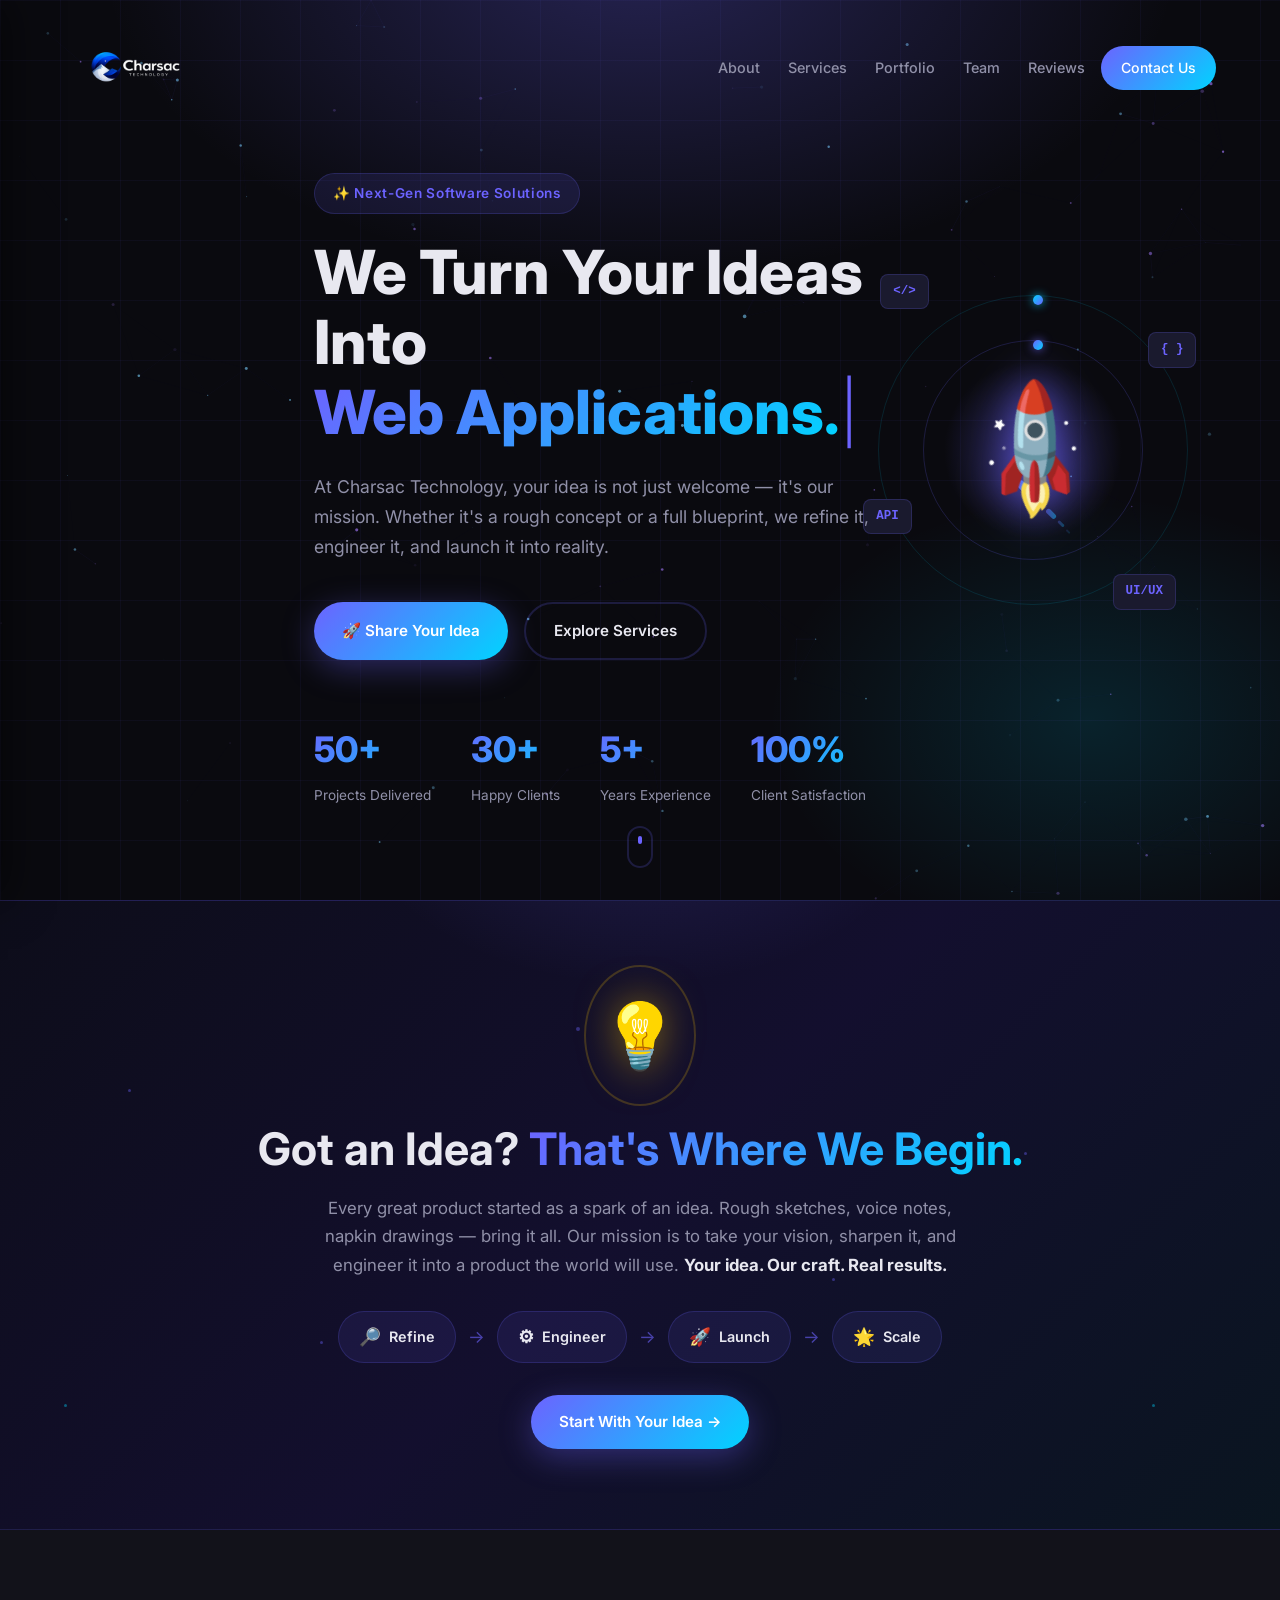
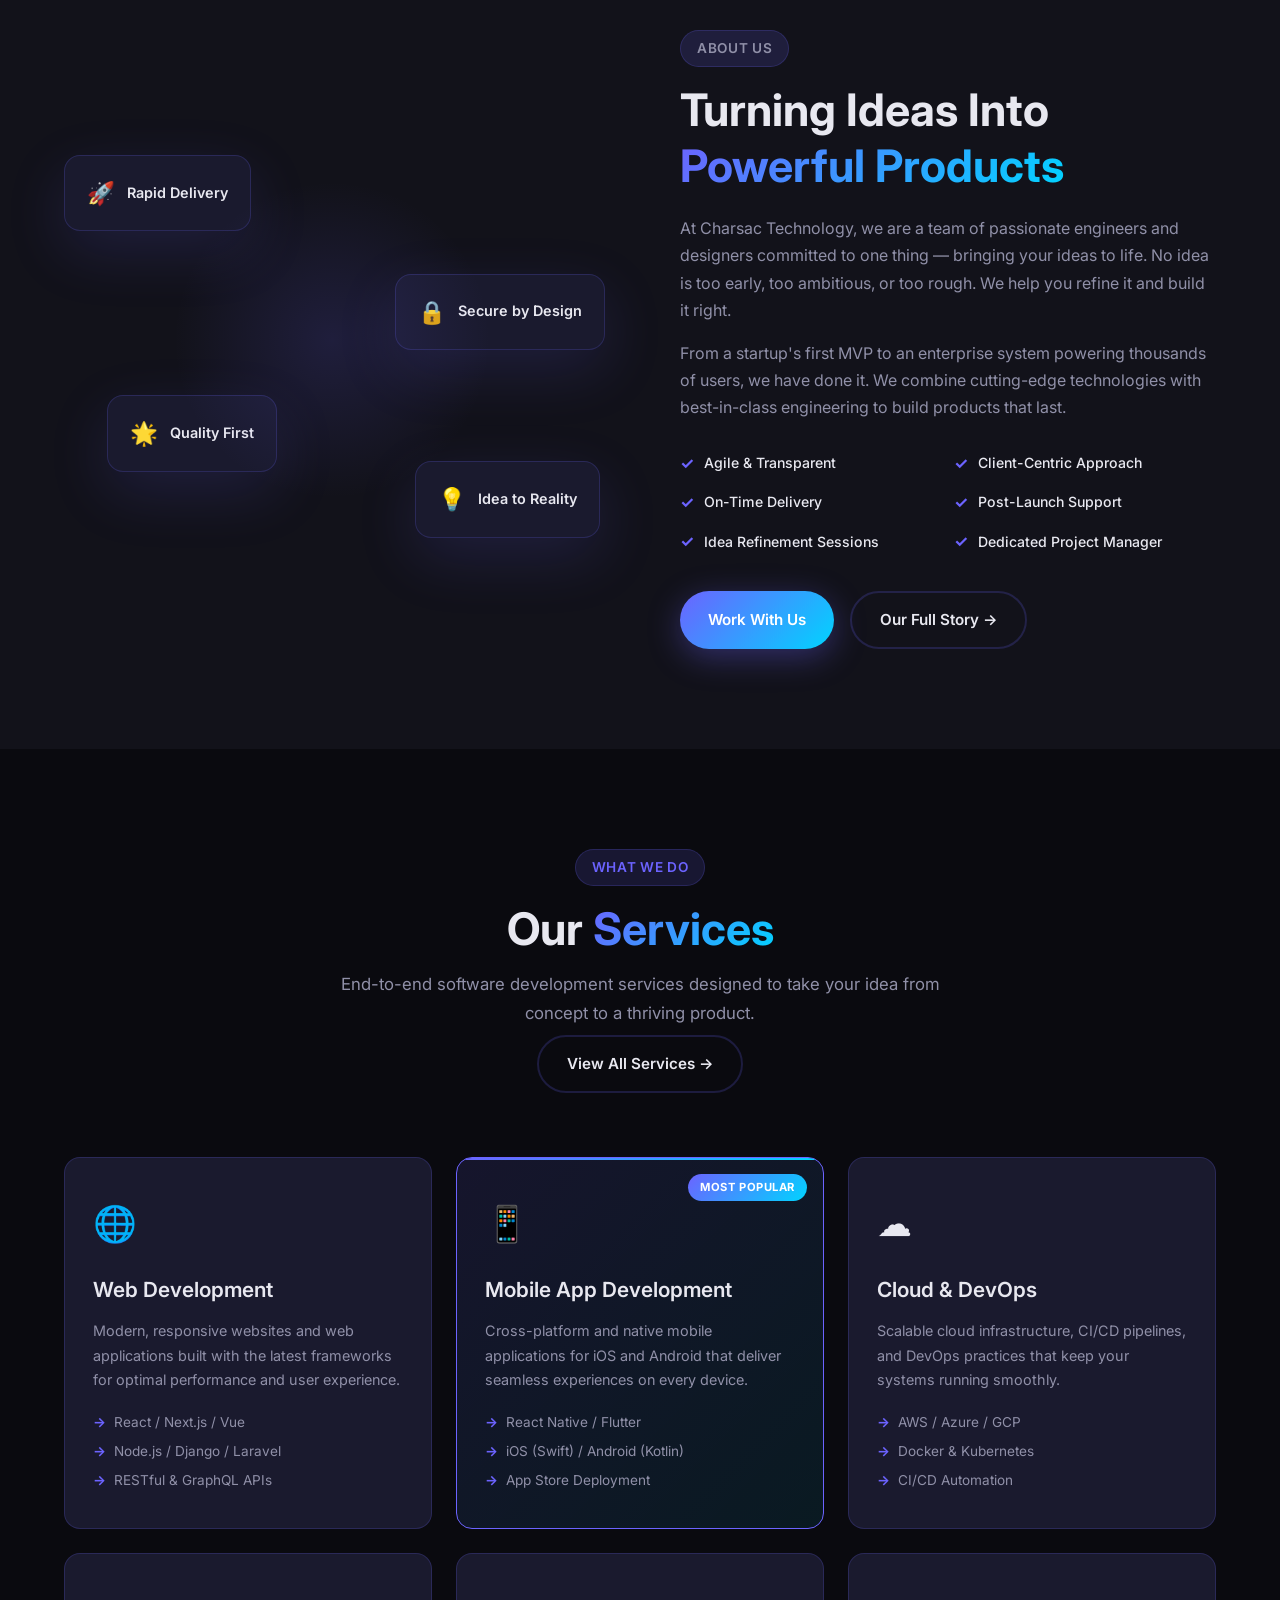
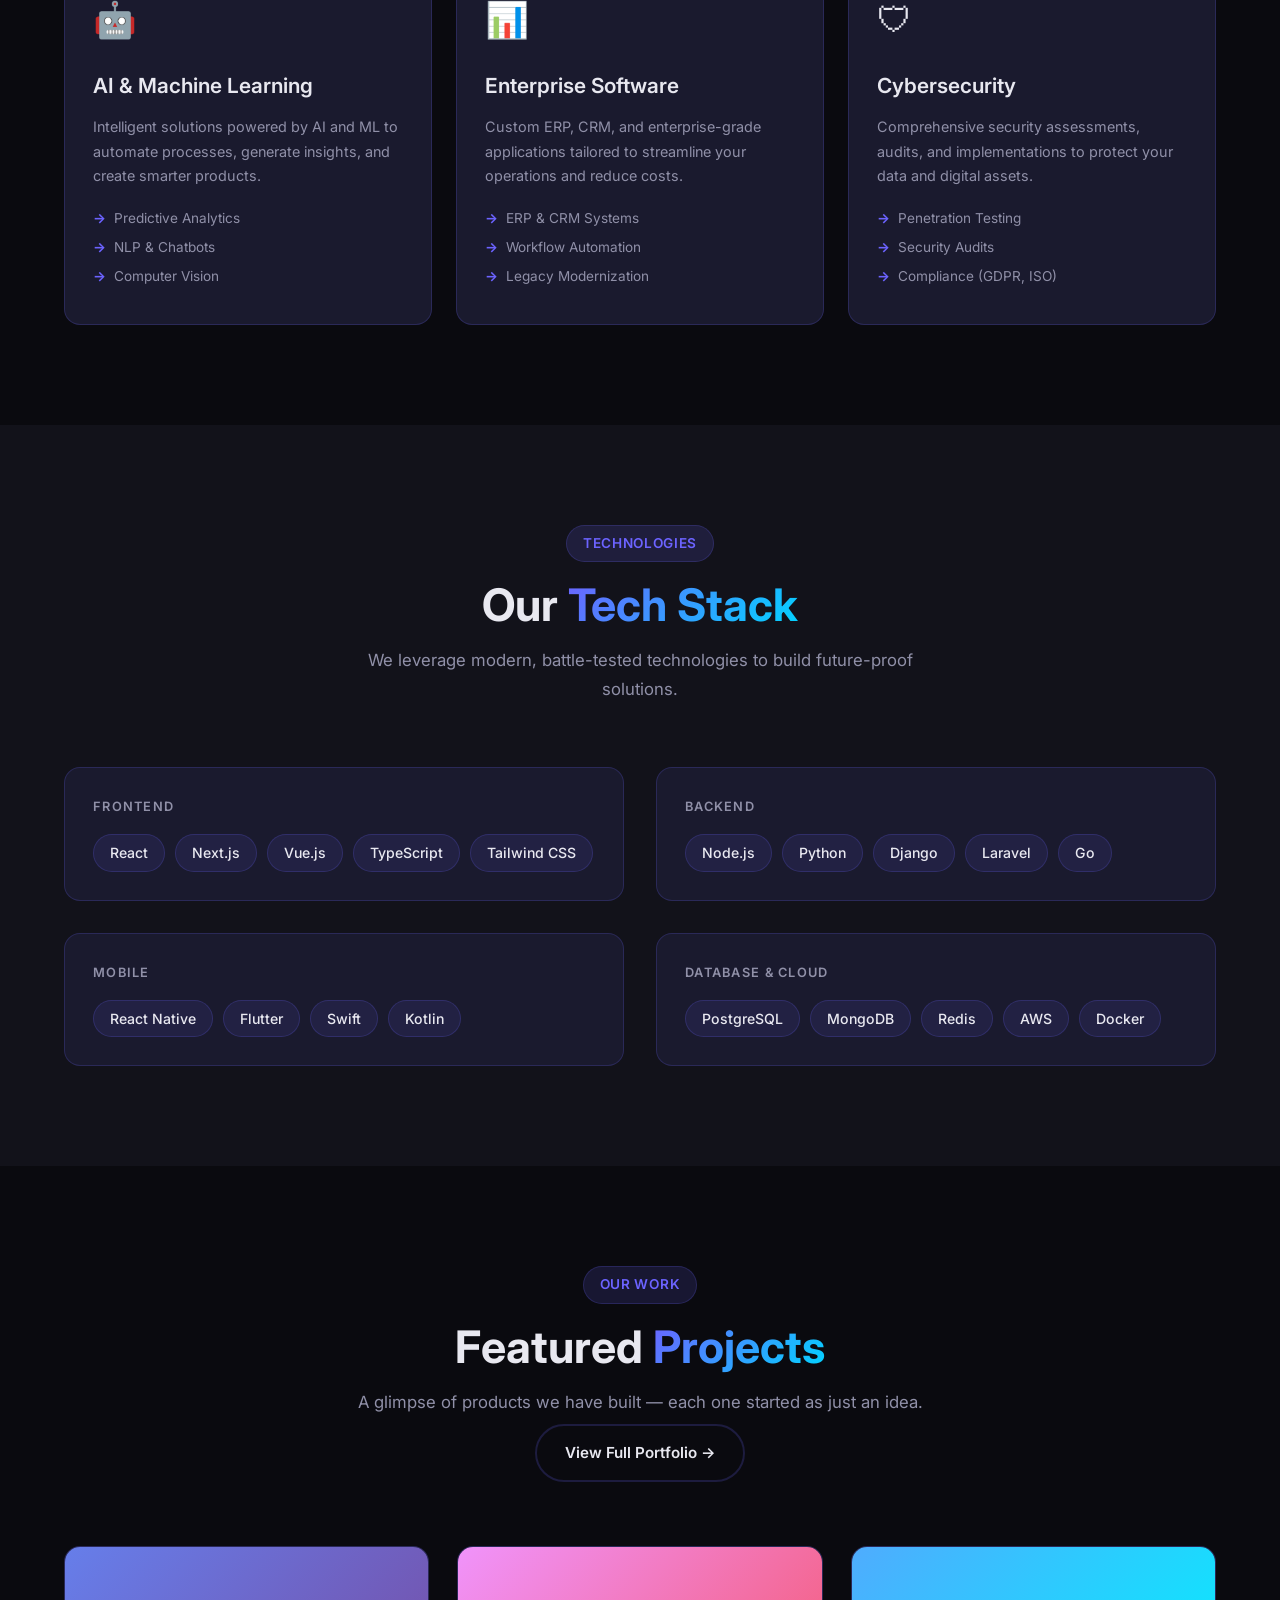
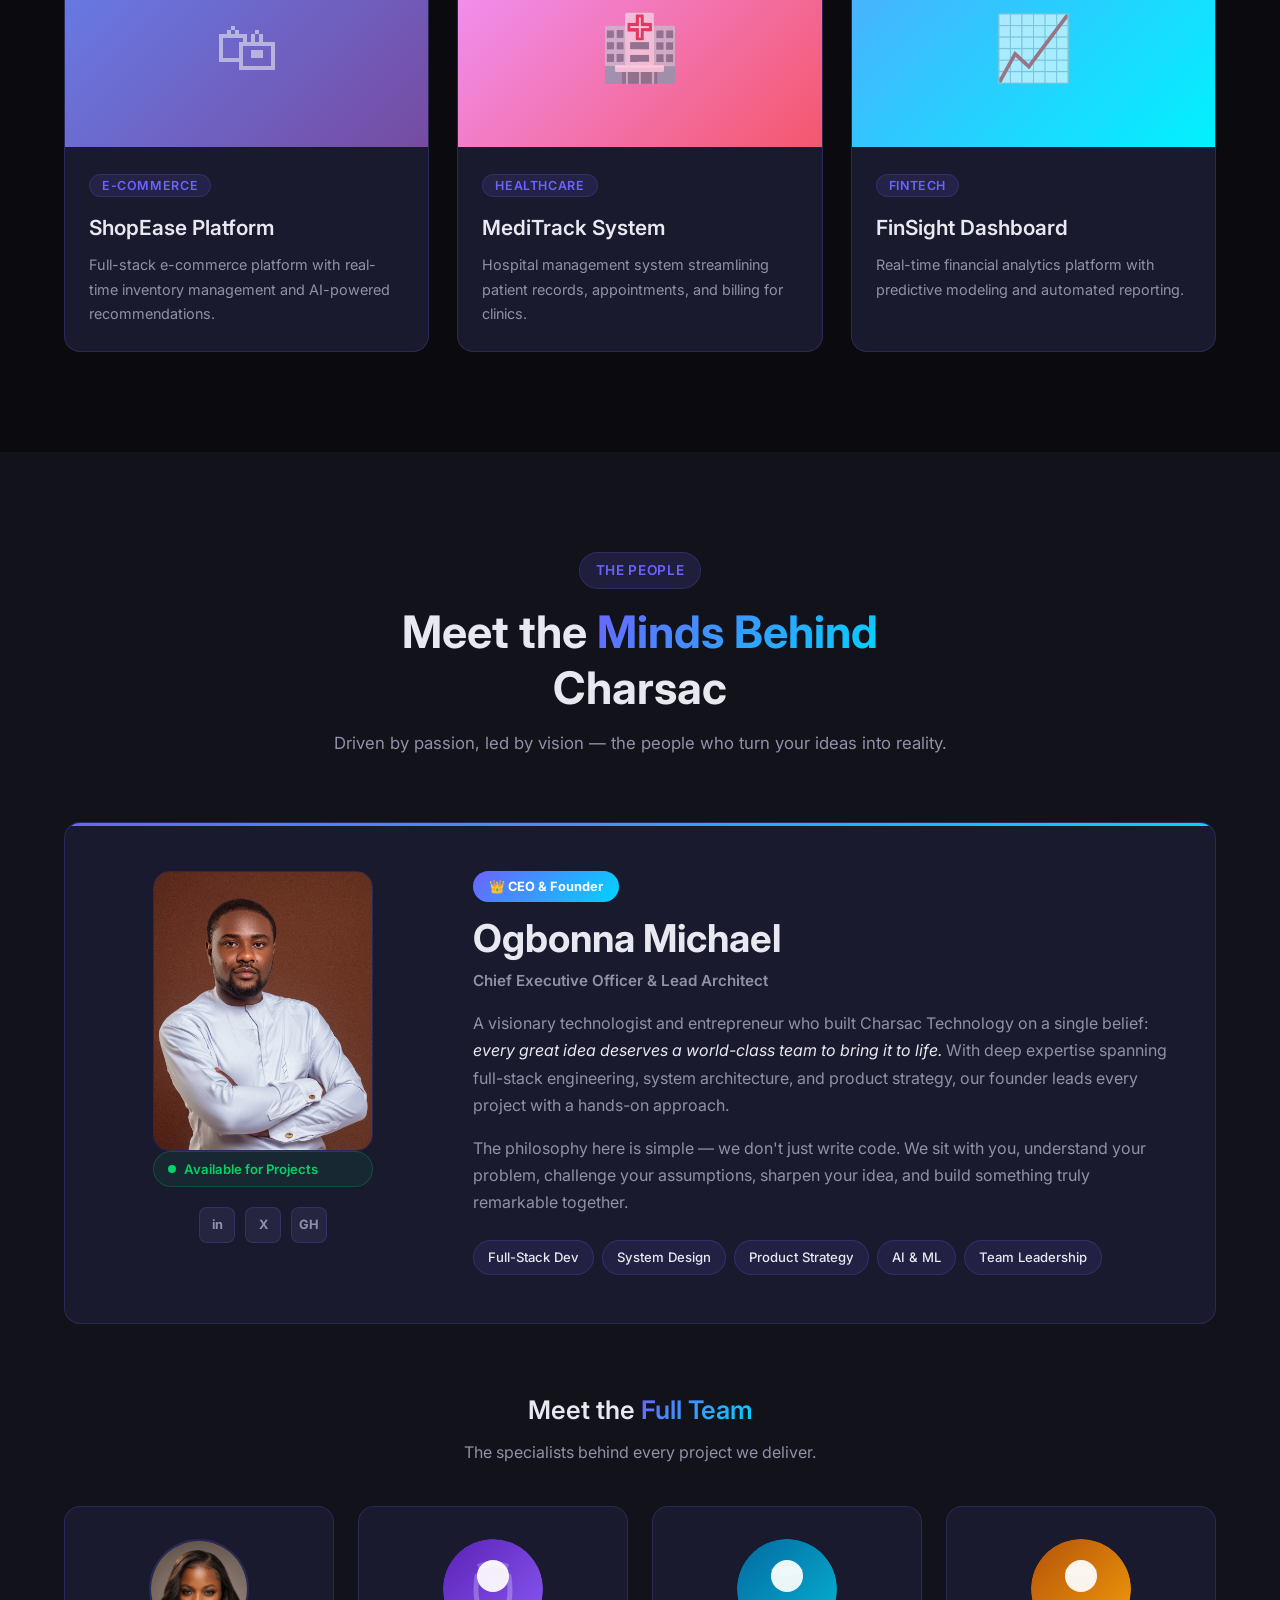
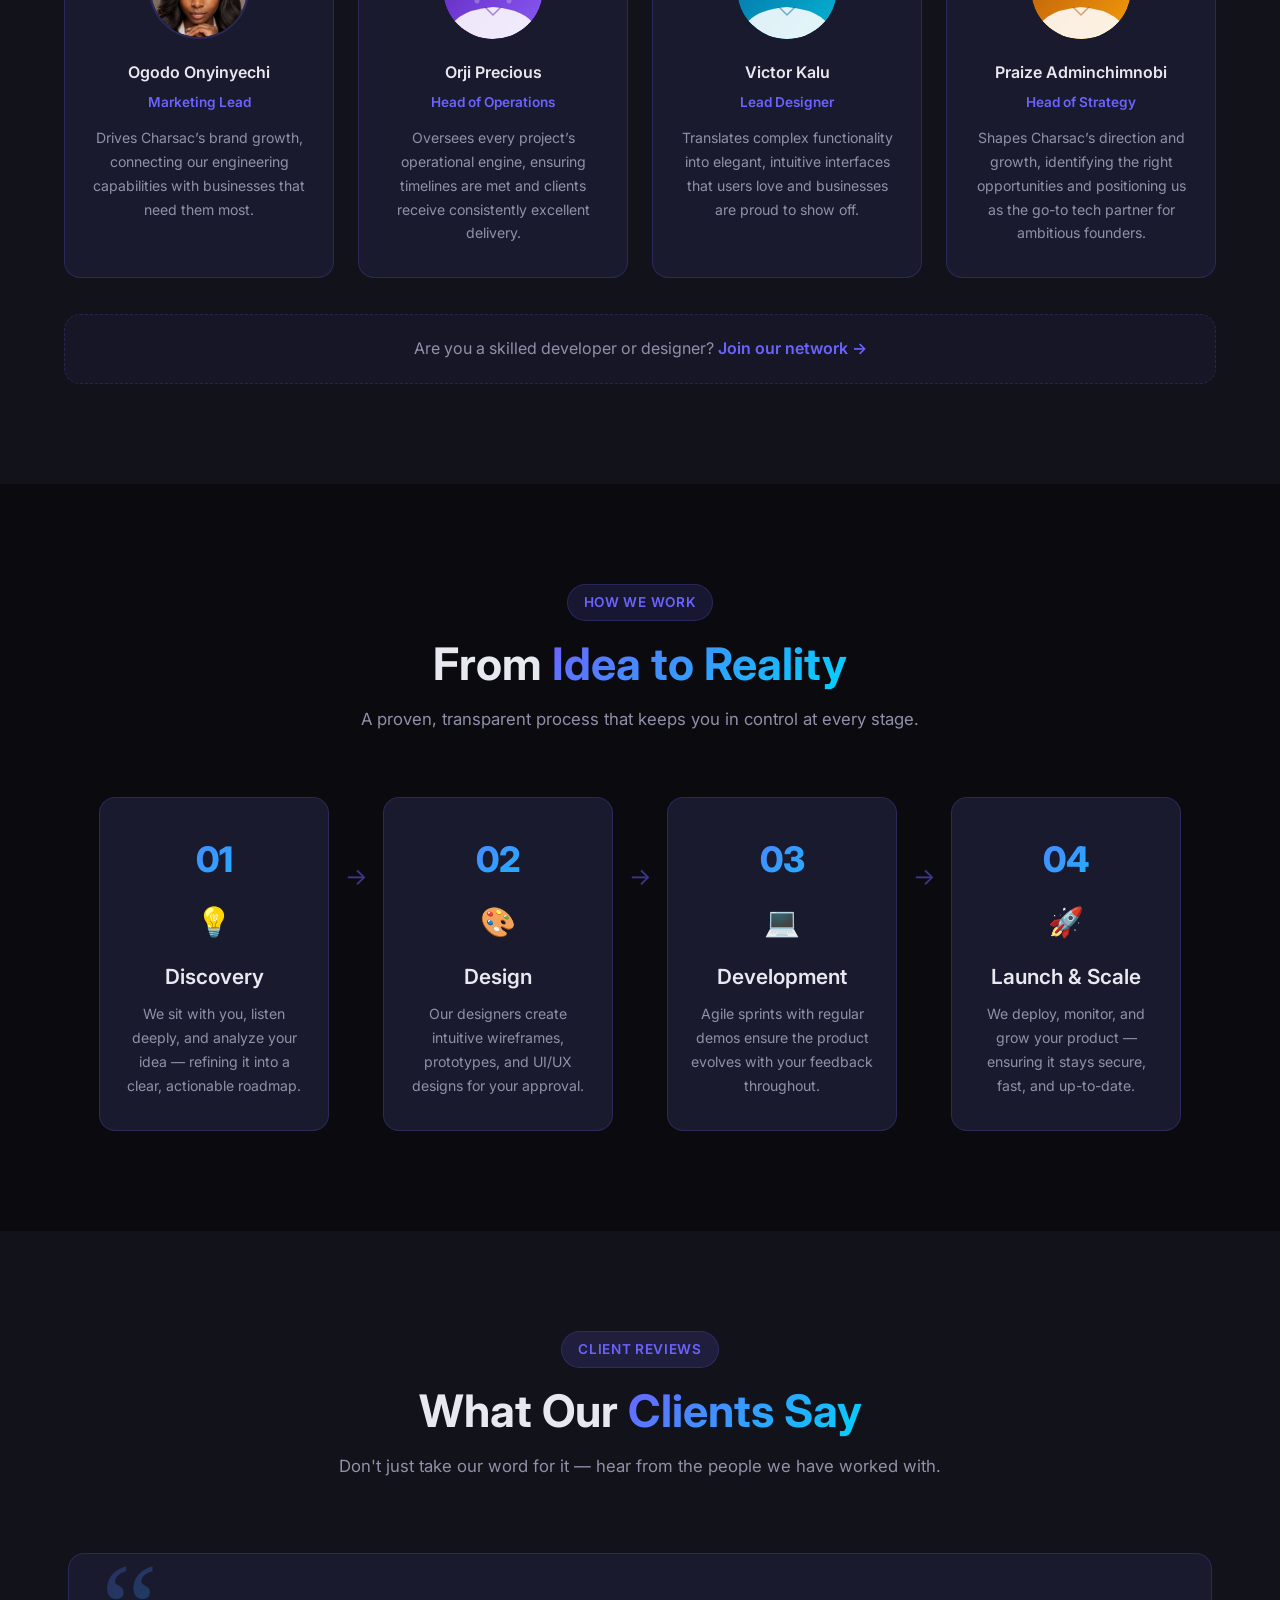
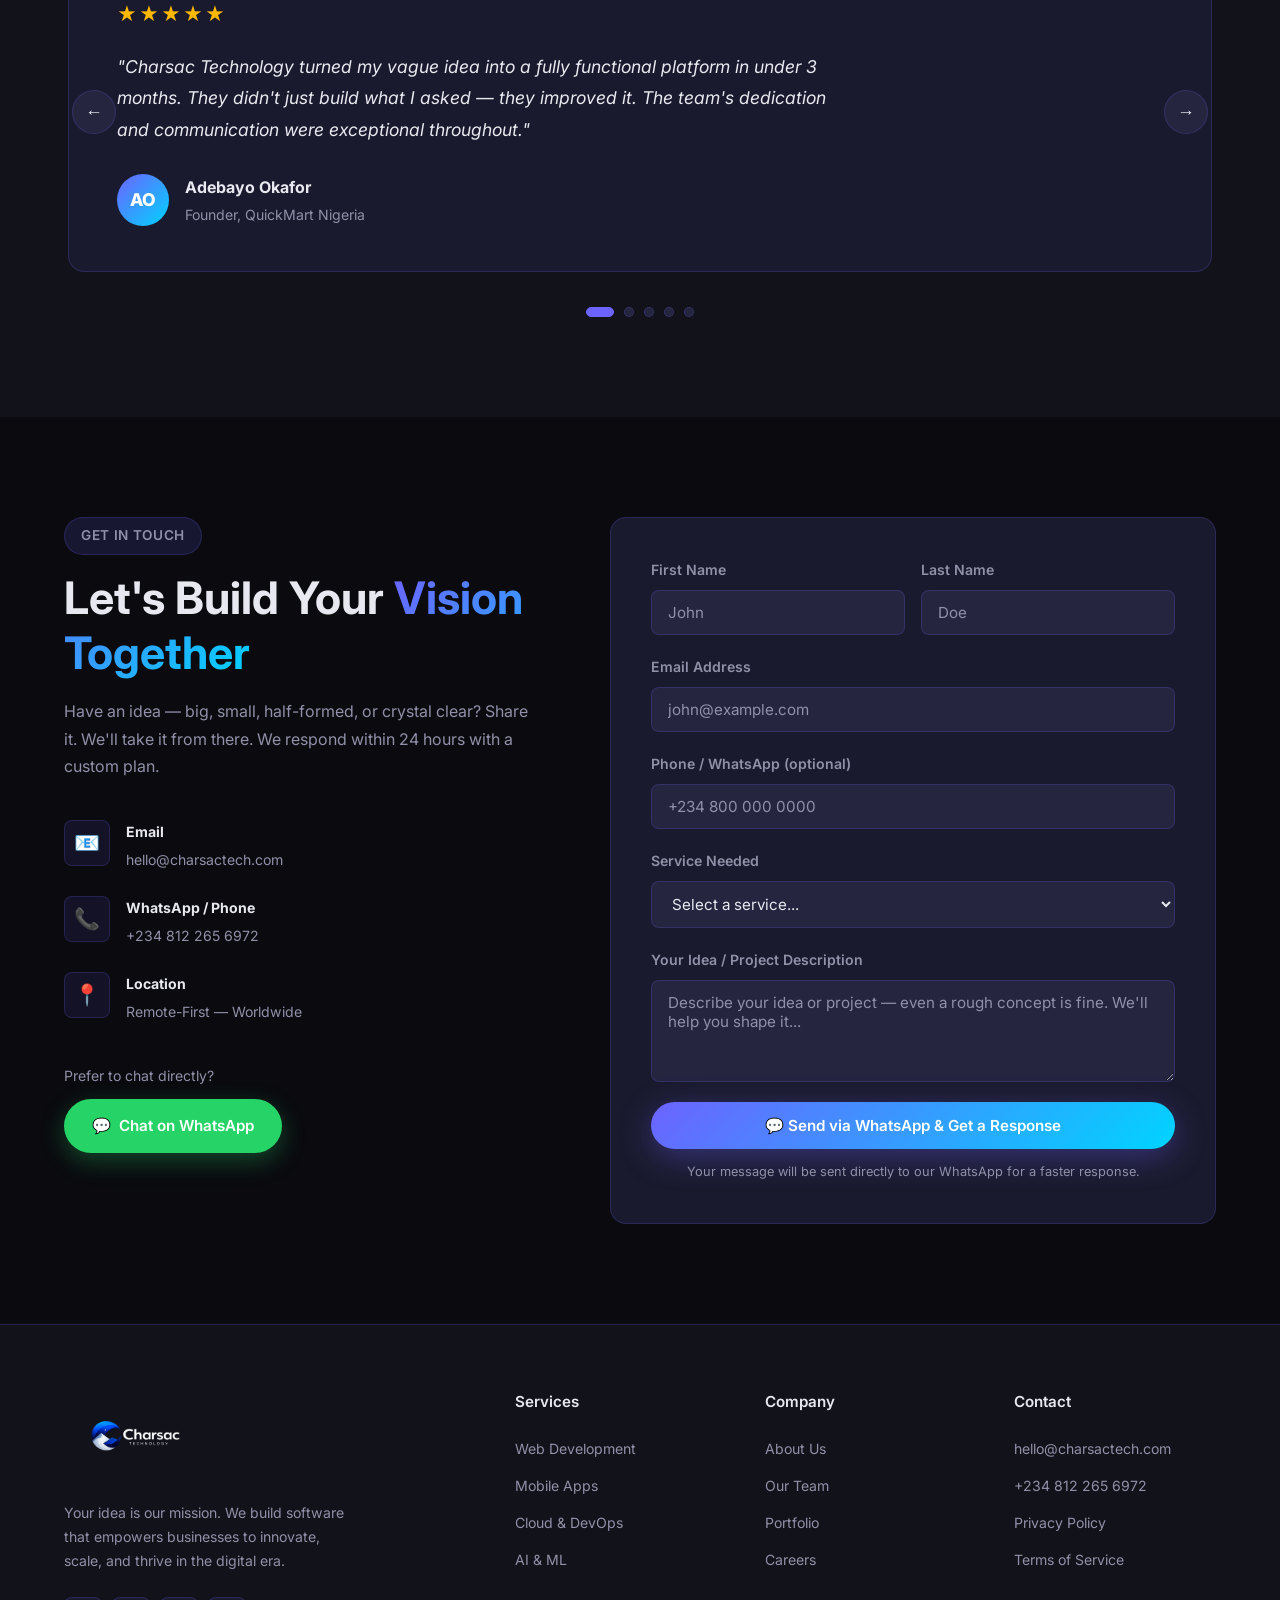
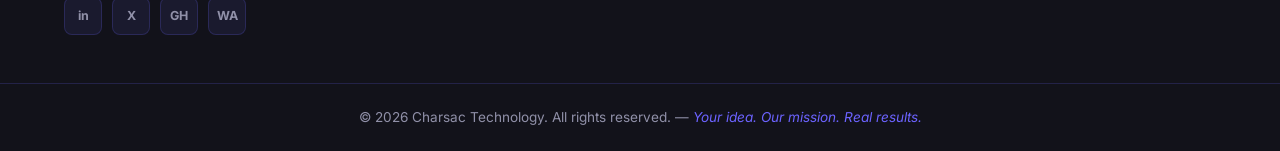
<file: index.html>
<!DOCTYPE html>
<html lang="en">
<head>
  <meta charset="UTF-8" />
  <meta name="viewport" content="width=device-width, initial-scale=1.0" />
  <title>Charsac Technology | Software Development Company</title>
  <link href="https://fonts.googleapis.com/css2?family=Inter:wght@300;400;500;600;700;800&display=swap" rel="stylesheet" />
  <link rel="stylesheet" href="style.css" />
</head>
<body>

  <!-- OFFCANVAS OVERLAY -->
  <div class="offcanvas-overlay" id="offcanvasOverlay"></div>

  <!-- OFFCANVAS PANEL (outside navbar to avoid stacking context trap) -->
  <ul class="nav-links" id="navLinks">
    <button class="nav-close" id="navClose" aria-label="Close menu">&#10005;</button>
    <a href="index.html" class="nav-brand">
      <img src="assets/logoi.png" alt="Charsac Technology" class="logo-img">
    </a>
    <li><a href="about.html">About</a></li>
    <li><a href="services.html">Services</a></li>
    <li><a href="portfolio.html">Portfolio</a></li>
    <li><a href="about.html#team">Team</a></li>
    <li><a href="#testimonials">Reviews</a></li>
    <li><a href="#contact" class="btn-nav">Contact Us</a></li>
  </ul>

  <!-- NAVBAR -->
  <nav class="navbar" id="navbar">
    <div class="container nav-container">
      <a href="index.html" class="logo">
        <img src="assets/logoi.png" alt="Charsac Technology" class="logo-img">
      </a>
      <div class="nav-desktop-links">
        <a href="about.html">About</a>
        <a href="services.html">Services</a>
        <a href="portfolio.html">Portfolio</a>
        <a href="about.html#team">Team</a>
        <a href="#testimonials">Reviews</a>
        <a href="#contact" class="btn-nav">Contact Us</a>
      </div>
      <button class="hamburger" id="hamburger" aria-label="Toggle menu">
        <span></span><span></span><span></span>
      </button>
    </div>
  </nav>

  <!-- HERO -->
  <section class="hero" id="home">
    <canvas id="heroCanvas"></canvas>
    <div class="hero-bg"></div>

    <!-- Rocket Scene -->
    <div class="rocket-scene" aria-hidden="true">
      <div class="orbit-ring ring-1"></div>
      <div class="orbit-ring ring-2"></div>
      <div class="orbit-dot dot-1"></div>
      <div class="orbit-dot dot-2"></div>
      <div class="rocket-glow"></div>
      <div class="rocket-body">&#128640;</div>
      <div class="rocket-trail">
        <span></span><span></span><span></span><span></span><span></span>
      </div>
      <div class="code-float float-1">&lt;/&gt;</div>
      <div class="code-float float-2">{ }</div>
      <div class="code-float float-3">API</div>
      <div class="code-float float-4">UI/UX</div>
    </div>

    <div class="container hero-content">
      <p class="hero-tag">&#10024; Next-Gen Software Solutions</p>
      <h1>We Turn Your Ideas Into<br/><span class="gradient-text" id="typewriter"></span><span class="cursor">|</span></h1>
      <p class="hero-sub">At Charsac Technology, your idea is not just welcome — it's our mission. Whether it's a rough concept or a full blueprint, we refine it, engineer it, and launch it into reality.</p>
      <div class="hero-cta">
        <a href="#contact" class="btn btn-primary">&#128640; Share Your Idea</a>
        <a href="#services" class="btn btn-outline">Explore Services</a>
      </div>
      <div class="hero-stats">
        <div class="stat"><span>50+</span><p>Projects Delivered</p></div>
        <div class="stat"><span>30+</span><p>Happy Clients</p></div>
        <div class="stat"><span>5+</span><p>Years Experience</p></div>
        <div class="stat"><span>100%</span><p>Client Satisfaction</p></div>
      </div>
    </div>
    <div class="scroll-indicator">
      <div class="scroll-dot"></div>
    </div>
  </section>

  <!-- MISSION BANNER -->
  <section class="mission">
    <div class="mission-particles" aria-hidden="true">
      <span></span><span></span><span></span><span></span><span></span>
      <span></span><span></span><span></span>
    </div>
    <div class="container mission-content">
      <div class="mission-icon-wrap">
        <span class="mission-bulb">&#128161;</span>
        <div class="mission-pulse"></div>
      </div>
      <div class="mission-text">
        <h2>Got an Idea? <span class="gradient-text">That's Where We Begin.</span></h2>
        <p>Every great product started as a spark of an idea. Rough sketches, voice notes, napkin drawings — bring it all. Our mission is to take your vision, sharpen it, and engineer it into a product the world will use. <strong>Your idea. Our craft. Real results.</strong></p>
        <div class="mission-pillars">
          <div class="pillar"><span>&#128270;</span> Refine</div>
          <div class="pillar-arrow">&#8594;</div>
          <div class="pillar"><span>&#9881;</span> Engineer</div>
          <div class="pillar-arrow">&#8594;</div>
          <div class="pillar"><span>&#128640;</span> Launch</div>
          <div class="pillar-arrow">&#8594;</div>
          <div class="pillar"><span>&#127775;</span> Scale</div>
        </div>
      </div>
      <a href="#contact" class="btn btn-primary">Start With Your Idea &#8594;</a>
    </div>
  </section>

  <!-- ABOUT -->
  <section class="about section" id="about">
    <div class="container about-grid">
      <div class="about-visual">
        <div class="about-card card-1">
          <div class="card-icon">&#128640;</div>
          <p>Rapid Delivery</p>
        </div>
        <div class="about-card card-2">
          <div class="card-icon">&#128274;</div>
          <p>Secure by Design</p>
        </div>
        <div class="about-card card-3">
          <div class="card-icon">&#127775;</div>
          <p>Quality First</p>
        </div>
        <div class="about-card card-4">
          <div class="card-icon">&#128161;</div>
          <p>Idea to Reality</p>
        </div>
        <div class="about-blob"></div>
      </div>
      <div class="about-text">
        <p class="section-tag">About Us</p>
        <h2>Turning Ideas Into <span class="gradient-text">Powerful Products</span></h2>
        <p>At Charsac Technology, we are a team of passionate engineers and designers committed to one thing — bringing your ideas to life. No idea is too early, too ambitious, or too rough. We help you refine it and build it right.</p>
        <p>From a startup's first MVP to an enterprise system powering thousands of users, we have done it. We combine cutting-edge technologies with best-in-class engineering to build products that last.</p>
        <div class="about-values">
          <div class="value-item"><span class="check">&#10003;</span> Agile &amp; Transparent</div>
          <div class="value-item"><span class="check">&#10003;</span> Client-Centric Approach</div>
          <div class="value-item"><span class="check">&#10003;</span> On-Time Delivery</div>
          <div class="value-item"><span class="check">&#10003;</span> Post-Launch Support</div>
          <div class="value-item"><span class="check">&#10003;</span> Idea Refinement Sessions</div>
          <div class="value-item"><span class="check">&#10003;</span> Dedicated Project Manager</div>
        </div>
        <div style="display:flex;gap:16px;flex-wrap:wrap;">
          <a href="#contact" class="btn btn-primary">Work With Us</a>
          <a href="about.html" class="btn btn-outline">Our Full Story &#8594;</a>
        </div>
      </div>
    </div>
  </section>

  <!-- SERVICES -->
  <section class="services section" id="services">
    <div class="container">
      <div class="section-header">
        <p class="section-tag">What We Do</p>
        <h2>Our <span class="gradient-text">Services</span></h2>
        <p class="section-sub">End-to-end software development services designed to take your idea from concept to a thriving product.</p>
        <a href="services.html" class="btn btn-outline" style="margin-top:8px;">View All Services &#8594;</a>
      </div>
      <div class="services-grid">
        <div class="service-card">
          <div class="service-icon">&#127760;</div>
          <h3>Web Development</h3>
          <p>Modern, responsive websites and web applications built with the latest frameworks for optimal performance and user experience.</p>
          <ul>
            <li>React / Next.js / Vue</li>
            <li>Node.js / Django / Laravel</li>
            <li>RESTful &amp; GraphQL APIs</li>
          </ul>
        </div>
        <div class="service-card featured">
          <div class="featured-badge">Most Popular</div>
          <div class="service-icon">&#128241;</div>
          <h3>Mobile App Development</h3>
          <p>Cross-platform and native mobile applications for iOS and Android that deliver seamless experiences on every device.</p>
          <ul>
            <li>React Native / Flutter</li>
            <li>iOS (Swift) / Android (Kotlin)</li>
            <li>App Store Deployment</li>
          </ul>
        </div>
        <div class="service-card">
          <div class="service-icon">&#9729;</div>
          <h3>Cloud &amp; DevOps</h3>
          <p>Scalable cloud infrastructure, CI/CD pipelines, and DevOps practices that keep your systems running smoothly.</p>
          <ul>
            <li>AWS / Azure / GCP</li>
            <li>Docker &amp; Kubernetes</li>
            <li>CI/CD Automation</li>
          </ul>
        </div>
        <div class="service-card">
          <div class="service-icon">&#129302;</div>
          <h3>AI &amp; Machine Learning</h3>
          <p>Intelligent solutions powered by AI and ML to automate processes, generate insights, and create smarter products.</p>
          <ul>
            <li>Predictive Analytics</li>
            <li>NLP &amp; Chatbots</li>
            <li>Computer Vision</li>
          </ul>
        </div>
        <div class="service-card">
          <div class="service-icon">&#128202;</div>
          <h3>Enterprise Software</h3>
          <p>Custom ERP, CRM, and enterprise-grade applications tailored to streamline your operations and reduce costs.</p>
          <ul>
            <li>ERP &amp; CRM Systems</li>
            <li>Workflow Automation</li>
            <li>Legacy Modernization</li>
          </ul>
        </div>
        <div class="service-card">
          <div class="service-icon">&#128737;</div>
          <h3>Cybersecurity</h3>
          <p>Comprehensive security assessments, audits, and implementations to protect your data and digital assets.</p>
          <ul>
            <li>Penetration Testing</li>
            <li>Security Audits</li>
            <li>Compliance (GDPR, ISO)</li>
          </ul>
        </div>
      </div>
    </div>
  </section>

  <!-- TECH STACK -->
  <section class="tech section" id="tech">
    <div class="container">
      <div class="section-header">
        <p class="section-tag">Technologies</p>
        <h2>Our <span class="gradient-text">Tech Stack</span></h2>
        <p class="section-sub">We leverage modern, battle-tested technologies to build future-proof solutions.</p>
      </div>
      <div class="tech-categories">
        <div class="tech-category">
          <h4>Frontend</h4>
          <div class="tech-pills">
            <span>React</span><span>Next.js</span><span>Vue.js</span><span>TypeScript</span><span>Tailwind CSS</span>
          </div>
        </div>
        <div class="tech-category">
          <h4>Backend</h4>
          <div class="tech-pills">
            <span>Node.js</span><span>Python</span><span>Django</span><span>Laravel</span><span>Go</span>
          </div>
        </div>
        <div class="tech-category">
          <h4>Mobile</h4>
          <div class="tech-pills">
            <span>React Native</span><span>Flutter</span><span>Swift</span><span>Kotlin</span>
          </div>
        </div>
        <div class="tech-category">
          <h4>Database &amp; Cloud</h4>
          <div class="tech-pills">
            <span>PostgreSQL</span><span>MongoDB</span><span>Redis</span><span>AWS</span><span>Docker</span>
          </div>
        </div>
      </div>
    </div>
  </section>

  <!-- PORTFOLIO -->
  <section class="portfolio section" id="portfolio">
    <div class="container">
      <div class="section-header">
        <p class="section-tag">Our Work</p>
        <h2>Featured <span class="gradient-text">Projects</span></h2>
        <p class="section-sub">A glimpse of products we have built &mdash; each one started as just an idea.</p>
        <a href="portfolio.html" class="btn btn-outline" style="margin-top:8px;">View Full Portfolio &#8594;</a>
      </div>
      <div class="portfolio-grid">
        <div class="portfolio-card">
          <div class="portfolio-img" style="background: linear-gradient(135deg, #667eea, #764ba2);">
            <div class="portfolio-overlay">
              <a href="#contact" class="btn btn-outline-sm">View Details</a>
            </div>
            <span class="portfolio-emoji">&#128717;</span>
          </div>
          <div class="portfolio-info">
            <span class="portfolio-tag">E-Commerce</span>
            <h3>ShopEase Platform</h3>
            <p>Full-stack e-commerce platform with real-time inventory management and AI-powered recommendations.</p>
          </div>
        </div>
        <div class="portfolio-card">
          <div class="portfolio-img" style="background: linear-gradient(135deg, #f093fb, #f5576c);">
            <div class="portfolio-overlay">
              <a href="#contact" class="btn btn-outline-sm">View Details</a>
            </div>
            <span class="portfolio-emoji">&#127973;</span>
          </div>
          <div class="portfolio-info">
            <span class="portfolio-tag">Healthcare</span>
            <h3>MediTrack System</h3>
            <p>Hospital management system streamlining patient records, appointments, and billing for clinics.</p>
          </div>
        </div>
        <div class="portfolio-card">
          <div class="portfolio-img" style="background: linear-gradient(135deg, #4facfe, #00f2fe);">
            <div class="portfolio-overlay">
              <a href="#contact" class="btn btn-outline-sm">View Details</a>
            </div>
            <span class="portfolio-emoji">&#128200;</span>
          </div>
          <div class="portfolio-info">
            <span class="portfolio-tag">FinTech</span>
            <h3>FinSight Dashboard</h3>
            <p>Real-time financial analytics platform with predictive modeling and automated reporting.</p>
          </div>
        </div>
      </div>
    </div>
  </section>

  <!-- TEAM / CEO -->
  <section class="team section" id="team">
    <div class="container">
      <div class="section-header">
        <p class="section-tag">The People</p>
        <h2>Meet the <span class="gradient-text">Minds Behind</span> Charsac</h2>
        <p class="section-sub">Driven by passion, led by vision — the people who turn your ideas into reality.</p>
      </div>

      <!-- CEO Spotlight -->
      <div class="ceo-spotlight">
        <div class="ceo-image-wrap">
          <div class="ceo-photo">
            <img src="assets/ceo.jpeg" alt="Ogbonna Michael - CEO &amp; Founder, Charsac Technology" class="ceo-real-img">
            <div class="ceo-status"><span class="status-dot"></span> Available for Projects</div>
          </div>
          <div class="ceo-social">
            <a href="#" aria-label="LinkedIn">in</a>
            <a href="#" aria-label="Twitter">X</a>
            <a href="#" aria-label="GitHub">GH</a>
          </div>
        </div>
        <div class="ceo-text">
          <span class="ceo-badge">&#128081; CEO &amp; Founder</span>
          <h2>Ogbonna Michael</h2>
          <p class="ceo-title">Chief Executive Officer &amp; Lead Architect</p>
          <p>A visionary technologist and entrepreneur who built Charsac Technology on a single belief: <em>every great idea deserves a world-class team to bring it to life.</em> With deep expertise spanning full-stack engineering, system architecture, and product strategy, our founder leads every project with a hands-on approach.</p>
          <p>The philosophy here is simple — we don't just write code. We sit with you, understand your problem, challenge your assumptions, sharpen your idea, and build something truly remarkable together.</p>
          <div class="ceo-skills">
            <span>Full-Stack Dev</span><span>System Design</span><span>Product Strategy</span><span>AI &amp; ML</span><span>Team Leadership</span>
          </div>
        </div>
      </div>

      <!-- Collaborators -->
      <div class="collaborators">
        <h3 class="collab-title">Meet the <span class="gradient-text">Full Team</span></h3>
        <p class="collab-sub">The specialists behind every project we deliver.</p>
        <div class="collab-grid">

          <!-- Ogodo Onyinyechi — Marketer -->
          <div class="collab-card">
            <div class="collab-photo">
              <img src="assets/marketer.PNG" alt="Ogodo Onyinyechi" class="collab-real-img">
            </div>
            <h4>Ogodo Onyinyechi</h4>
            <p class="collab-role">Marketing Lead</p>
            <p class="collab-bio">Drives Charsac&rsquo;s brand growth, connecting our engineering capabilities with businesses that need them most.</p>
          </div>

          <!-- Orji Precious — Head of Operations (SVG) -->
          <div class="collab-card">
            <div class="collab-photo">
              <svg xmlns="http://www.w3.org/2000/svg" viewBox="0 0 100 100" class="collab-svg" aria-label="Orji Precious">
                <defs>
                  <linearGradient id="bg-op" x1="0" y1="0" x2="1" y2="1">
                    <stop offset="0%" stop-color="#5B21B6"/>
                    <stop offset="100%" stop-color="#8B5CF6"/>
                  </linearGradient>
                  <clipPath id="clip-op"><circle cx="50" cy="50" r="50"/></clipPath>
                </defs>
                <circle cx="50" cy="50" r="50" fill="url(#bg-op)"/>
                <!-- head -->
                <circle cx="50" cy="37" r="16" fill="rgba(255,255,255,0.92)" clip-path="url(#clip-op)"/>
                <!-- shoulders/body -->
                <path d="M5 100 Q5 72 50 68 Q95 72 95 100 Z" fill="rgba(255,255,255,0.88)" clip-path="url(#clip-op)"/>
                <!-- collar detail -->
                <path d="M42 68 L50 76 L58 68" fill="none" stroke="rgba(91,33,182,0.5)" stroke-width="1.5" clip-path="url(#clip-op)"/>
                <!-- hair (long) -->
                <path d="M34 37 Q32 52 34 62" stroke="rgba(255,255,255,0.25)" stroke-width="5" fill="none" stroke-linecap="round" clip-path="url(#clip-op)"/>
                <path d="M66 37 Q68 52 66 62" stroke="rgba(255,255,255,0.25)" stroke-width="5" fill="none" stroke-linecap="round" clip-path="url(#clip-op)"/>
                <path d="M35 28 Q50 22 65 28" stroke="rgba(255,255,255,0.22)" stroke-width="6" fill="none" clip-path="url(#clip-op)"/>
              </svg>
            </div>
            <h4>Orji Precious</h4>
            <p class="collab-role">Head of Operations</p>
            <p class="collab-bio">Oversees every project&rsquo;s operational engine, ensuring timelines are met and clients receive consistently excellent delivery.</p>
          </div>

          <!-- Victor Kalu — Lead Design (SVG) -->
          <div class="collab-card">
            <div class="collab-photo">
              <svg xmlns="http://www.w3.org/2000/svg" viewBox="0 0 100 100" class="collab-svg" aria-label="Victor Kalu">
                <defs>
                  <linearGradient id="bg-vk" x1="0" y1="0" x2="1" y2="1">
                    <stop offset="0%" stop-color="#0369A1"/>
                    <stop offset="100%" stop-color="#06B6D4"/>
                  </linearGradient>
                  <clipPath id="clip-vk"><circle cx="50" cy="50" r="50"/></clipPath>
                </defs>
                <circle cx="50" cy="50" r="50" fill="url(#bg-vk)"/>
                <!-- head -->
                <circle cx="50" cy="37" r="16" fill="rgba(255,255,255,0.92)" clip-path="url(#clip-vk)"/>
                <!-- shoulders/body -->
                <path d="M5 100 Q5 72 50 68 Q95 72 95 100 Z" fill="rgba(255,255,255,0.88)" clip-path="url(#clip-vk)"/>
                <!-- collar detail -->
                <path d="M42 68 L50 76 L58 68" fill="none" stroke="rgba(3,105,161,0.5)" stroke-width="1.5" clip-path="url(#clip-vk)"/>
                <!-- short hair (male) -->
                <path d="M34 30 Q50 24 66 30 Q66 37 50 37 Q34 37 34 30Z" fill="rgba(255,255,255,0.2)" clip-path="url(#clip-vk)"/>
              </svg>
            </div>
            <h4>Victor Kalu</h4>
            <p class="collab-role">Lead Designer</p>
            <p class="collab-bio">Translates complex functionality into elegant, intuitive interfaces that users love and businesses are proud to show off.</p>
          </div>

          <!-- Praize Adminchimnobi — Head of Strategy (SVG) -->
          <div class="collab-card">
            <div class="collab-photo">
              <svg xmlns="http://www.w3.org/2000/svg" viewBox="0 0 100 100" class="collab-svg" aria-label="Praize Adminchimnobi">
                <defs>
                  <linearGradient id="bg-pa" x1="0" y1="0" x2="1" y2="1">
                    <stop offset="0%" stop-color="#B45309"/>
                    <stop offset="100%" stop-color="#F59E0B"/>
                  </linearGradient>
                  <clipPath id="clip-pa"><circle cx="50" cy="50" r="50"/></clipPath>
                </defs>
                <circle cx="50" cy="50" r="50" fill="url(#bg-pa)"/>
                <!-- head -->
                <circle cx="50" cy="37" r="16" fill="rgba(255,255,255,0.92)" clip-path="url(#clip-pa)"/>
                <!-- shoulders/body -->
                <path d="M5 100 Q5 72 50 68 Q95 72 95 100 Z" fill="rgba(255,255,255,0.88)" clip-path="url(#clip-pa)"/>
                <!-- collar detail -->
                <path d="M42 68 L50 76 L58 68" fill="none" stroke="rgba(180,83,9,0.5)" stroke-width="1.5" clip-path="url(#clip-pa)"/>
                <!-- short hair (male) -->
                <path d="M34 30 Q50 24 66 30 Q66 37 50 37 Q34 37 34 30Z" fill="rgba(255,255,255,0.2)" clip-path="url(#clip-pa)"/>
              </svg>
            </div>
            <h4>Praize Adminchimnobi</h4>
            <p class="collab-role">Head of Strategy</p>
            <p class="collab-bio">Shapes Charsac&rsquo;s direction and growth, identifying the right opportunities and positioning us as the go-to tech partner for ambitious founders.</p>
          </div>

        </div>
        <div class="join-team">
          <p>Are you a skilled developer or designer? <a href="#contact">Join our network &#8594;</a></p>
        </div>
      </div>
    </div>
  </section>

  <!-- PROCESS -->
  <section class="process section">
    <div class="container">
      <div class="section-header">
        <p class="section-tag">How We Work</p>
        <h2>From <span class="gradient-text">Idea to Reality</span></h2>
        <p class="section-sub">A proven, transparent process that keeps you in control at every stage.</p>
      </div>
      <div class="process-steps">
        <div class="process-step">
          <div class="step-num">01</div>
          <div class="step-icon">&#128161;</div>
          <h3>Discovery</h3>
          <p>We sit with you, listen deeply, and analyze your idea — refining it into a clear, actionable roadmap.</p>
        </div>
        <div class="process-arrow">&#8594;</div>
        <div class="process-step">
          <div class="step-num">02</div>
          <div class="step-icon">&#127912;</div>
          <h3>Design</h3>
          <p>Our designers create intuitive wireframes, prototypes, and UI/UX designs for your approval.</p>
        </div>
        <div class="process-arrow">&#8594;</div>
        <div class="process-step">
          <div class="step-num">03</div>
          <div class="step-icon">&#128187;</div>
          <h3>Development</h3>
          <p>Agile sprints with regular demos ensure the product evolves with your feedback throughout.</p>
        </div>
        <div class="process-arrow">&#8594;</div>
        <div class="process-step">
          <div class="step-num">04</div>
          <div class="step-icon">&#128640;</div>
          <h3>Launch &amp; Scale</h3>
          <p>We deploy, monitor, and grow your product — ensuring it stays secure, fast, and up-to-date.</p>
        </div>
      </div>
    </div>
  </section>

  <!-- TESTIMONIALS -->
  <section class="testimonials section" id="testimonials">
    <div class="container">
      <div class="section-header">
        <p class="section-tag">Client Reviews</p>
        <h2>What Our <span class="gradient-text">Clients Say</span></h2>
        <p class="section-sub">Don't just take our word for it — hear from the people we have worked with.</p>
      </div>
      <div class="testimonials-wrapper">
        <div class="testimonials-track" id="testimonialsTrack">

          <!-- Slide 1 -->
          <div class="testimonial-slide">
            <div class="testimonial-card">
              <div class="stars">&#9733;&#9733;&#9733;&#9733;&#9733;</div>
              <p class="testimonial-quote">"Charsac Technology turned my vague idea into a fully functional platform in under 3 months. They didn't just build what I asked — they improved it. The team's dedication and communication were exceptional throughout."</p>
              <div class="testimonial-author">
                <div class="author-avatar" style="background: linear-gradient(135deg, #6C63FF, #00D4FF);">
                  <span>AO</span>
                </div>
                <div>
                  <strong>Adebayo Okafor</strong>
                  <p>Founder, QuickMart Nigeria</p>
                </div>
              </div>
            </div>
          </div>

          <!-- Slide 2 -->
          <div class="testimonial-slide">
            <div class="testimonial-card">
              <div class="stars">&#9733;&#9733;&#9733;&#9733;&#9733;</div>
              <p class="testimonial-quote">"I came to them with just a concept scribbled in a notebook. Six months later we have a live healthcare app used by over 2,000 patients. They are more than developers — they are true partners in building something meaningful."</p>
              <div class="testimonial-author">
                <div class="author-avatar" style="background: linear-gradient(135deg, #f093fb, #f5576c);">
                  <span>FN</span>
                </div>
                <div>
                  <strong>Dr. Fatima Nwosu</strong>
                  <p>CEO, HealthBridge Africa</p>
                </div>
              </div>
            </div>
          </div>

          <!-- Slide 3 -->
          <div class="testimonial-slide">
            <div class="testimonial-card">
              <div class="stars">&#9733;&#9733;&#9733;&#9733;&#9733;</div>
              <p class="testimonial-quote">"Incredible team. Our fintech dashboard went from idea to production in record time. They challenged us to think bigger, delivered flawlessly, and have been rock-solid partners for post-launch support. Cannot recommend them enough."</p>
              <div class="testimonial-author">
                <div class="author-avatar" style="background: linear-gradient(135deg, #4facfe, #00f2fe);">
                  <span>EM</span>
                </div>
                <div>
                  <strong>Emmanuel Madu</strong>
                  <p>CTO, ClearPay Solutions</p>
                </div>
              </div>
            </div>
          </div>

          <!-- Slide 4 -->
          <div class="testimonial-slide">
            <div class="testimonial-card">
              <div class="stars">&#9733;&#9733;&#9733;&#9733;&#9733;</div>
              <p class="testimonial-quote">"What sets Charsac apart is their belief in your idea before you even fully believe in it yourself. They asked the right questions, pushed back where it mattered, and delivered a product that exceeded every expectation I had going in."</p>
              <div class="testimonial-author">
                <div class="author-avatar" style="background: linear-gradient(135deg, #43e97b, #38f9d7);">
                  <span>SI</span>
                </div>
                <div>
                  <strong>Sarah Ibrahim</strong>
                  <p>Product Lead, EduFlow Ltd</p>
                </div>
              </div>
            </div>
          </div>

          <!-- Slide 5 -->
          <div class="testimonial-slide">
            <div class="testimonial-card">
              <div class="stars">&#9733;&#9733;&#9733;&#9733;&#9733;</div>
              <p class="testimonial-quote">"Professional, proactive, and technically brilliant. They built our enterprise ERP system from the ground up and delivered on time. Their post-launch support is outstanding — any issue is resolved within hours."</p>
              <div class="testimonial-author">
                <div class="author-avatar" style="background: linear-gradient(135deg, #fa709a, #fee140);">
                  <span>KC</span>
                </div>
                <div>
                  <strong>Kingsley Chukwu</strong>
                  <p>Director of Operations, Vanta Group</p>
                </div>
              </div>
            </div>
          </div>

        </div>

        <!-- Slider Controls -->
        <button class="slider-btn prev-btn" id="prevBtn" aria-label="Previous">&#8592;</button>
        <button class="slider-btn next-btn" id="nextBtn" aria-label="Next">&#8594;</button>
      </div>

      <!-- Dots -->
      <div class="slider-dots" id="sliderDots">
        <button class="dot active" data-index="0" aria-label="Go to slide 1"></button>
        <button class="dot" data-index="1" aria-label="Go to slide 2"></button>
        <button class="dot" data-index="2" aria-label="Go to slide 3"></button>
        <button class="dot" data-index="3" aria-label="Go to slide 4"></button>
        <button class="dot" data-index="4" aria-label="Go to slide 5"></button>
      </div>
    </div>
  </section>

  <!-- CONTACT -->
  <section class="contact section" id="contact">
    <div class="container contact-grid">
      <div class="contact-info">
        <p class="section-tag">Get In Touch</p>
        <h2>Let's Build Your <span class="gradient-text">Vision Together</span></h2>
        <p>Have an idea — big, small, half-formed, or crystal clear? Share it. We'll take it from there. We respond within 24 hours with a custom plan.</p>
        <div class="contact-details">
          <div class="contact-item">
            <span class="contact-icon">&#128231;</span>
            <div>
              <strong>Email</strong>
              <p>hello@charsactech.com</p>
            </div>
          </div>
          <div class="contact-item">
            <span class="contact-icon">&#128222;</span>
            <div>
              <strong>WhatsApp / Phone</strong>
              <p>+234 812 265 6972</p>
            </div>
          </div>
          <div class="contact-item">
            <span class="contact-icon">&#128205;</span>
            <div>
              <strong>Location</strong>
              <p>Remote-First &mdash; Worldwide</p>
            </div>
          </div>
        </div>
        <div class="wa-direct">
          <p>Prefer to chat directly?</p>
          <a href="https://wa.me/2348122656972" target="_blank" rel="noopener" class="btn btn-wa">
            <span>&#128172;</span> Chat on WhatsApp
          </a>
        </div>
      </div>
      <form class="contact-form" id="contactForm" novalidate>
        <div class="form-row">
          <div class="form-group">
            <label for="fname">First Name</label>
            <input type="text" id="fname" placeholder="John" required />
          </div>
          <div class="form-group">
            <label for="lname">Last Name</label>
            <input type="text" id="lname" placeholder="Doe" required />
          </div>
        </div>
        <div class="form-group">
          <label for="email">Email Address</label>
          <input type="email" id="email" placeholder="john@example.com" required />
        </div>
        <div class="form-group">
          <label for="phone">Phone / WhatsApp (optional)</label>
          <input type="tel" id="phone" placeholder="+234 800 000 0000" />
        </div>
        <div class="form-group">
          <label for="service">Service Needed</label>
          <select id="service">
            <option value="">Select a service...</option>
            <option>Web Development</option>
            <option>Mobile App Development</option>
            <option>Cloud &amp; DevOps</option>
            <option>AI &amp; Machine Learning</option>
            <option>Enterprise Software</option>
            <option>Cybersecurity</option>
            <option>Just an Idea — Help Me Figure It Out</option>
          </select>
        </div>
        <div class="form-group">
          <label for="message">Your Idea / Project Description</label>
          <textarea id="message" rows="4" placeholder="Describe your idea or project — even a rough concept is fine. We'll help you shape it..." required></textarea>
        </div>
        <button type="submit" class="btn btn-primary btn-full" id="submitBtn">
          <span id="btnText">&#128172; Send via WhatsApp &amp; Get a Response</span>
        </button>
        <p class="form-note">Your message will be sent directly to our WhatsApp for a faster response.</p>
        <div class="form-success" id="formSuccess">
          &#128640; Message sent! Opening WhatsApp now. We'll get back to you shortly.
        </div>
      </form>
    </div>
  </section>

  <!-- FOOTER -->
  <footer class="footer">
    <div class="container footer-grid">
      <div class="footer-brand">
        <a href="index.html" class="logo">
          <img src="assets/logoi.png" alt="Charsac Technology" class="logo-img">
        </a>
        <p>Your idea is our mission. We build software that empowers businesses to innovate, scale, and thrive in the digital era.</p>
        <div class="social-links">
          <a href="#" aria-label="LinkedIn">in</a>
          <a href="#" aria-label="Twitter">X</a>
          <a href="#" aria-label="GitHub">GH</a>
          <a href="https://wa.me/2348122656972" target="_blank" rel="noopener" aria-label="WhatsApp">WA</a>
        </div>
      </div>
      <div class="footer-col">
        <h4>Services</h4>
        <ul>
          <li><a href="#services">Web Development</a></li>
          <li><a href="#services">Mobile Apps</a></li>
          <li><a href="#services">Cloud &amp; DevOps</a></li>
          <li><a href="#services">AI &amp; ML</a></li>
        </ul>
      </div>
      <div class="footer-col">
        <h4>Company</h4>
        <ul>
          <li><a href="#about">About Us</a></li>
          <li><a href="#team">Our Team</a></li>
          <li><a href="#portfolio">Portfolio</a></li>
          <li><a href="#contact">Careers</a></li>
        </ul>
      </div>
      <div class="footer-col">
        <h4>Contact</h4>
        <ul>
          <li><a href="mailto:hello@charsactech.com">hello@charsactech.com</a></li>
          <li><a href="https://wa.me/2348122656972" target="_blank" rel="noopener">+234 812 265 6972</a></li>
          <li><a href="#">Privacy Policy</a></li>
          <li><a href="#">Terms of Service</a></li>
        </ul>
      </div>
    </div>
    <div class="footer-bottom">
      <p>&copy; 2026 Charsac Technology. All rights reserved. &mdash; <em>Your idea. Our mission. Real results.</em></p>
    </div>
  </footer>

  <script src="script.js"></script>
</body>
</html>
</file>
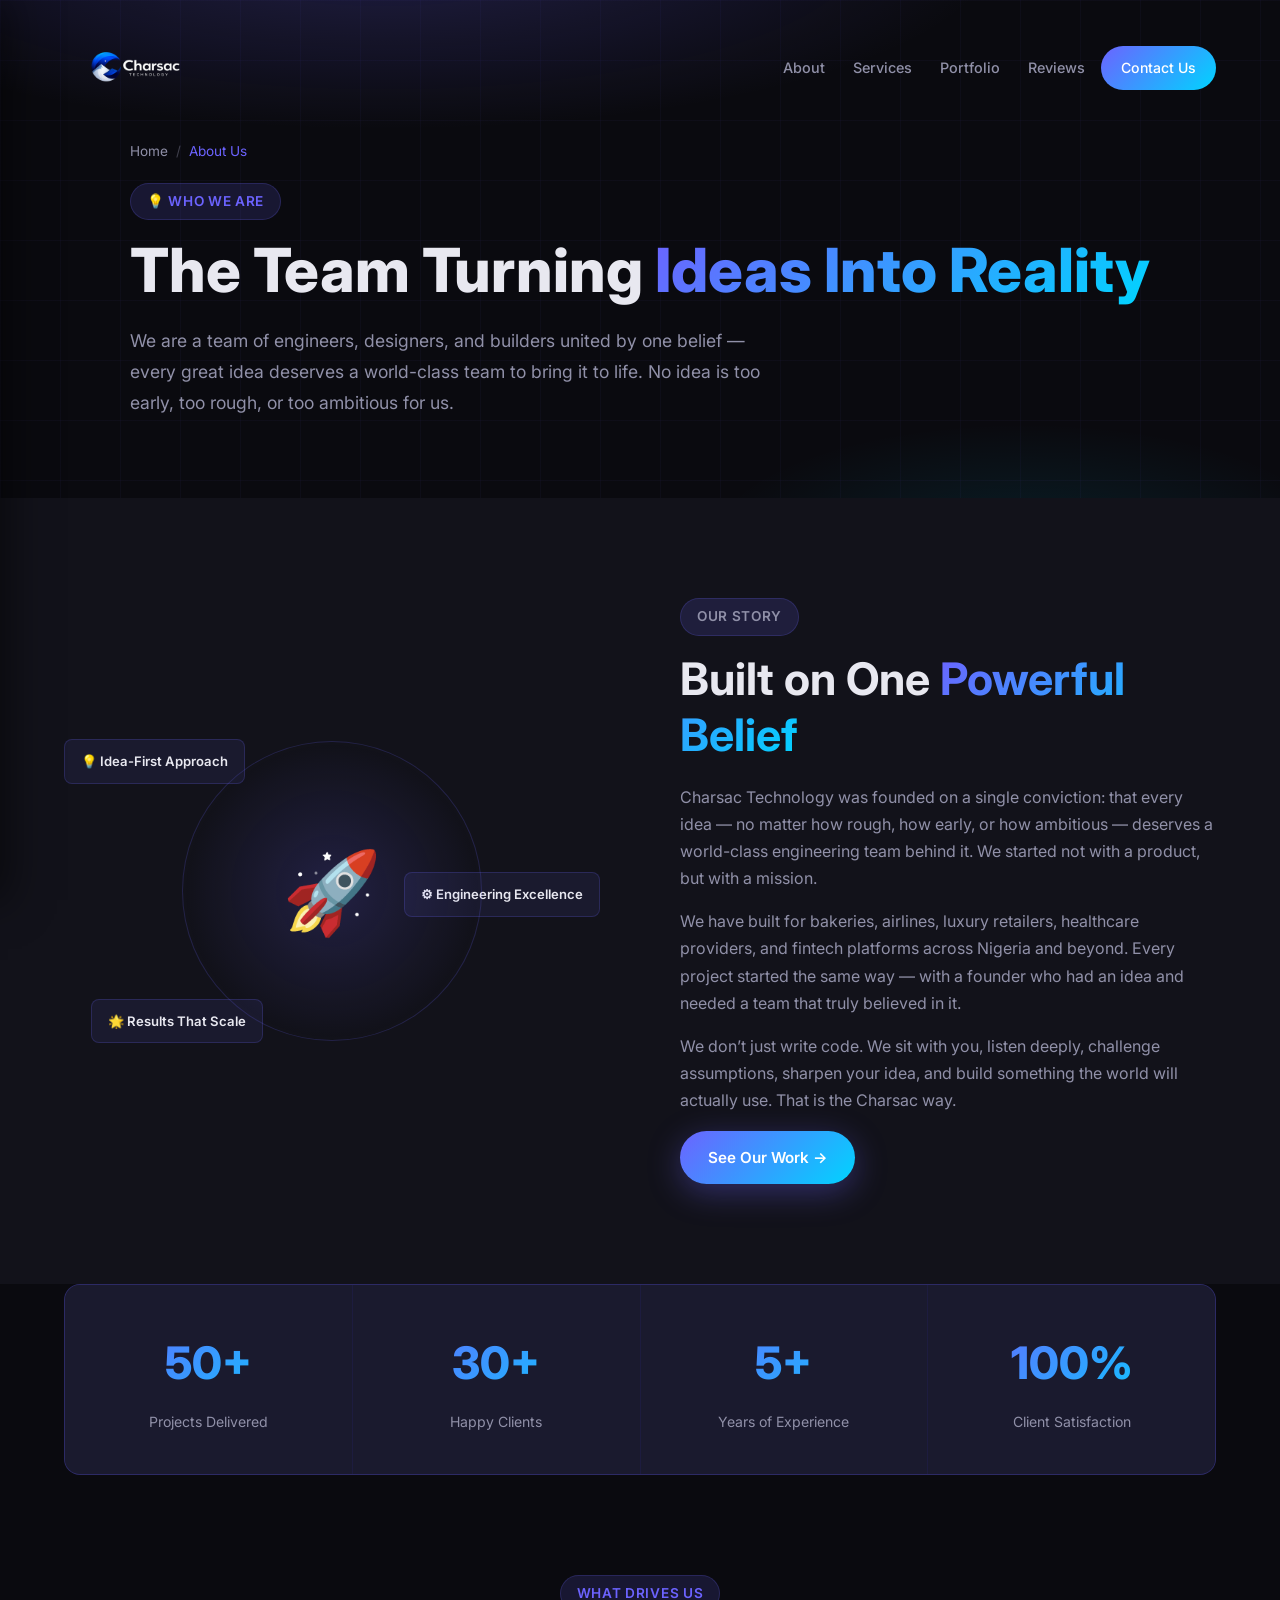
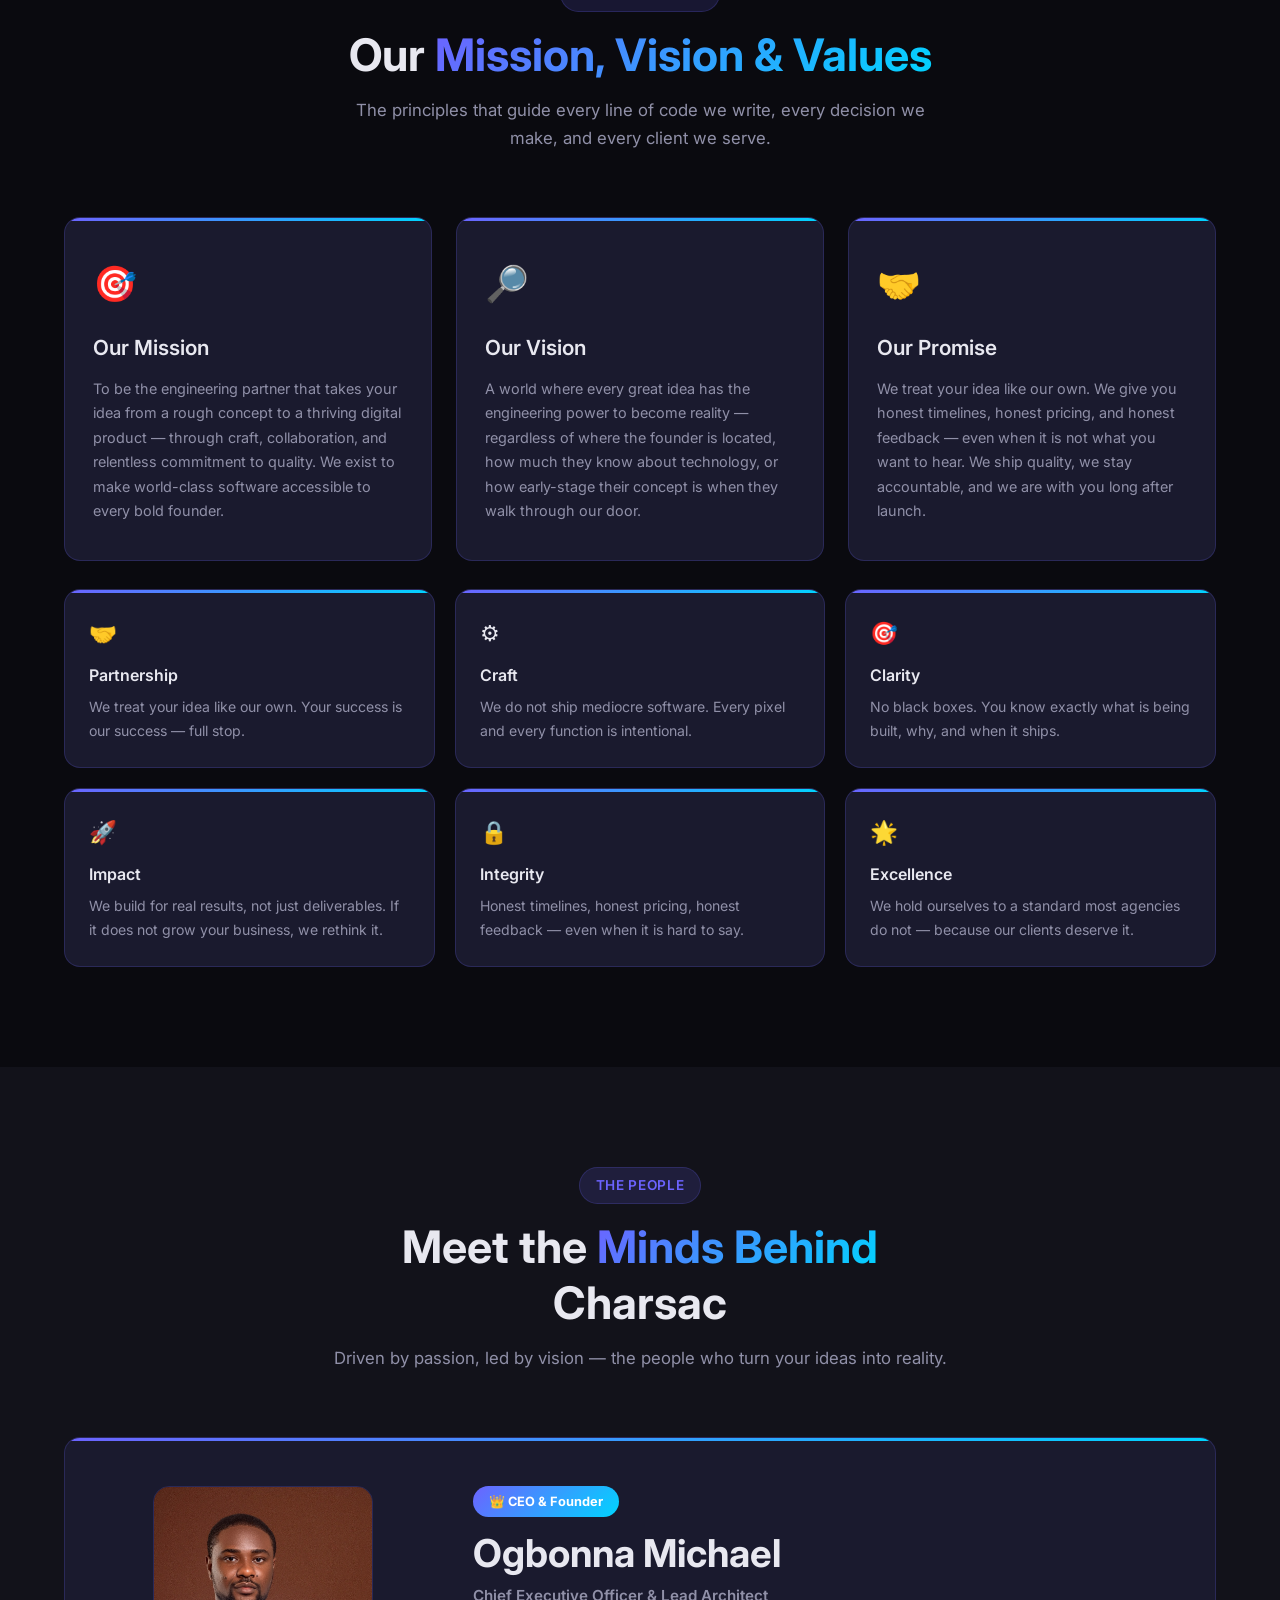
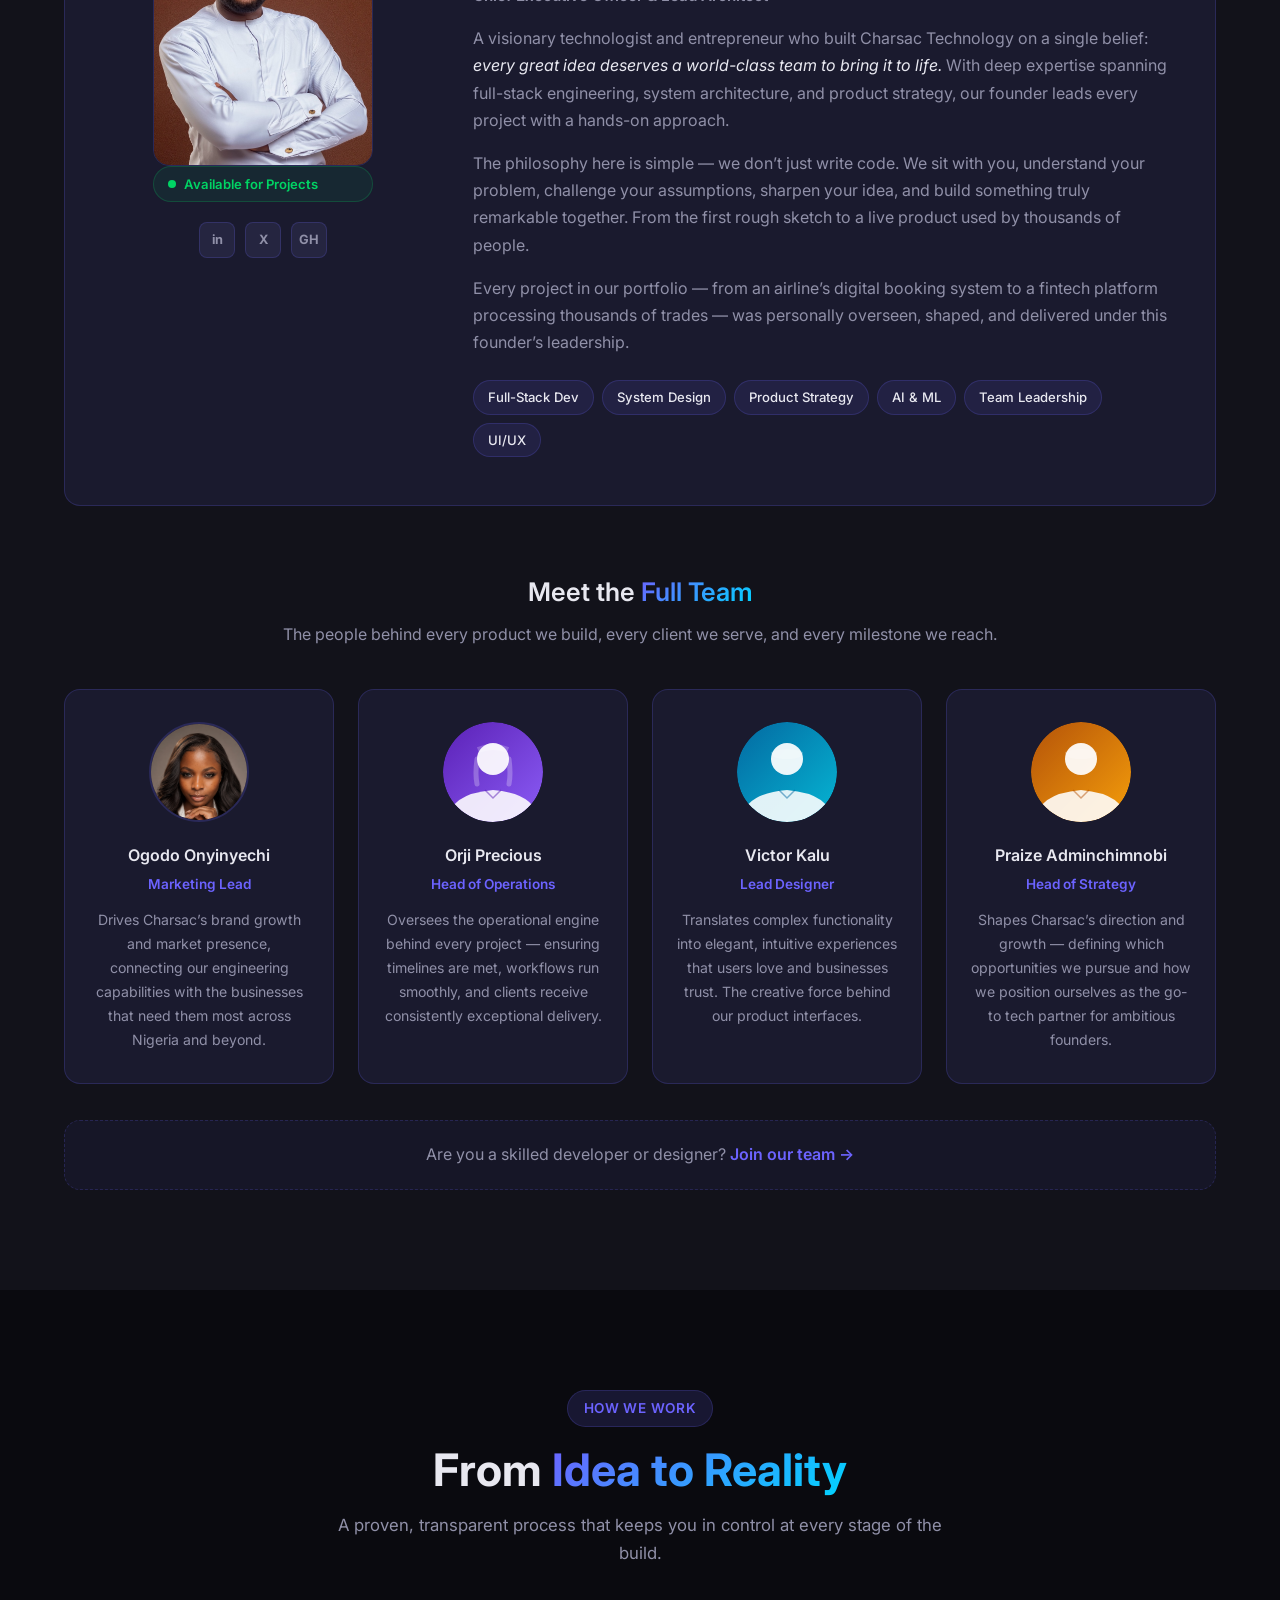
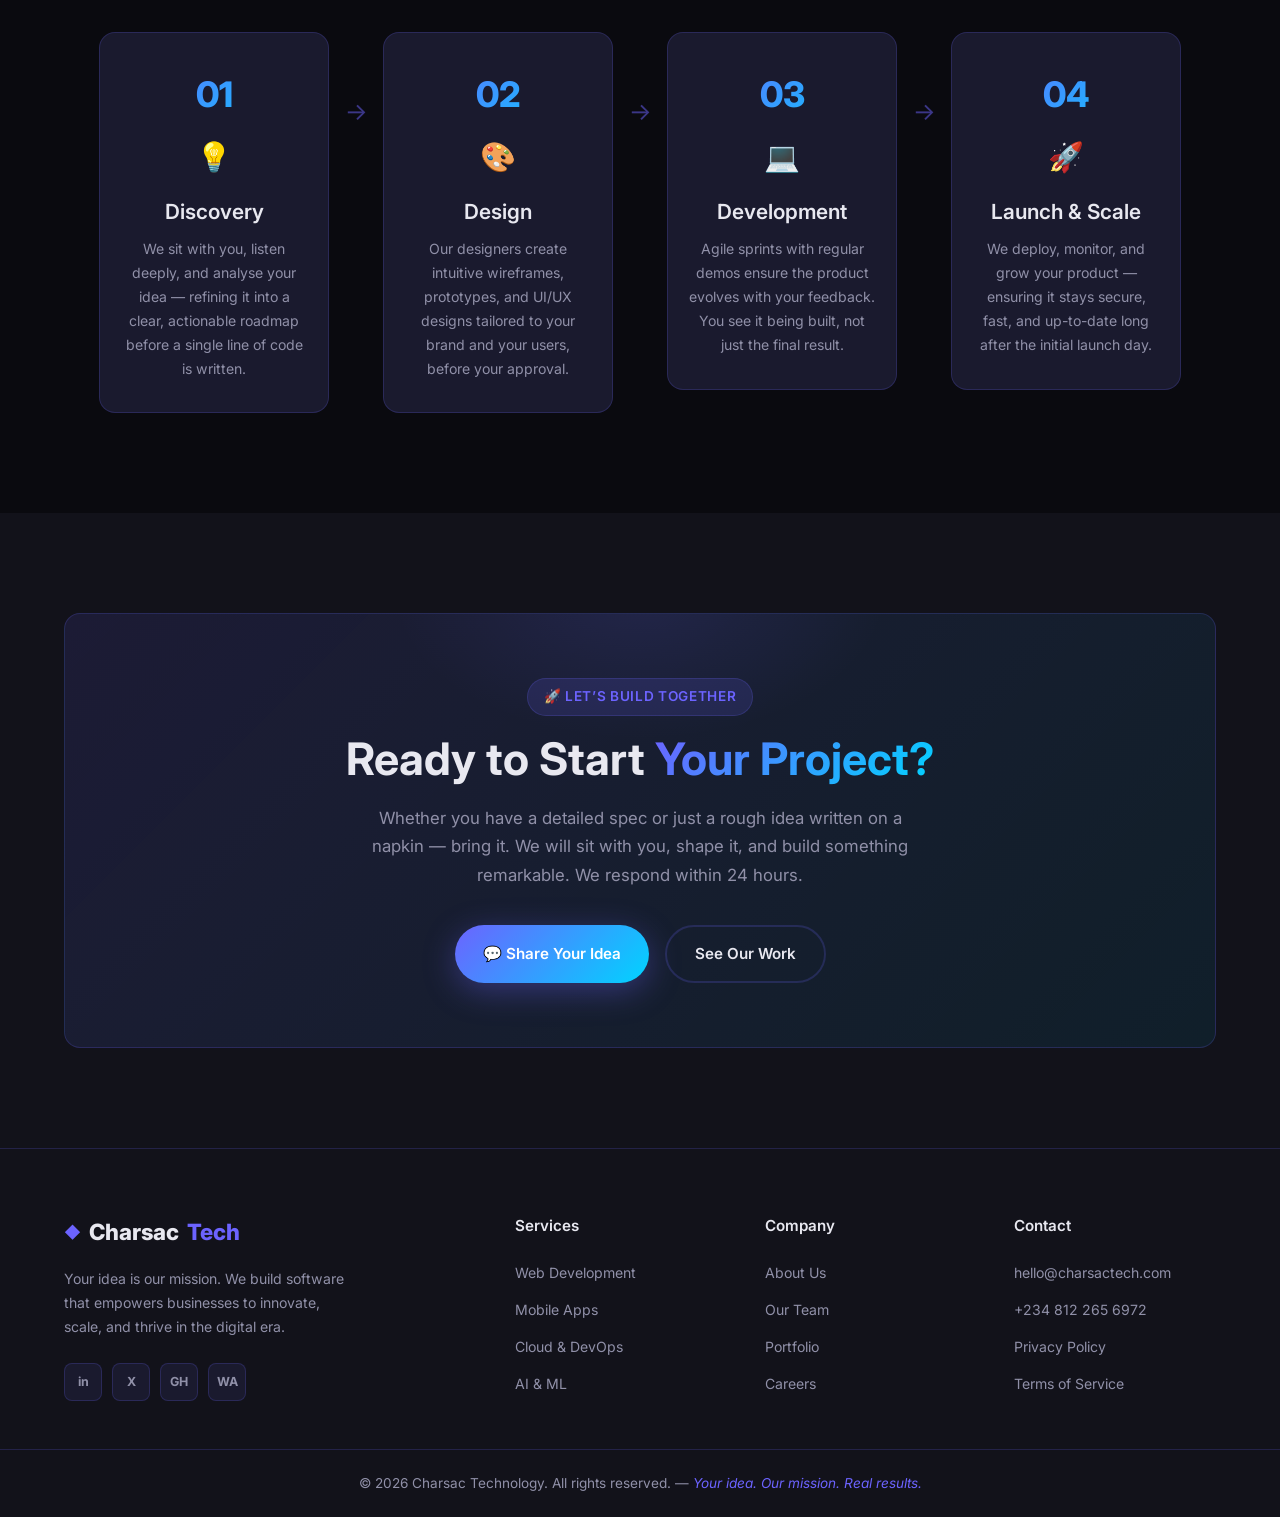
<file: about.html>
<!DOCTYPE html>
<html lang="en">
<head>
  <meta charset="UTF-8" />
  <meta name="viewport" content="width=device-width, initial-scale=1.0" />
  <title>About Us | Charsac Technology</title>
  <link href="https://fonts.googleapis.com/css2?family=Inter:wght@300;400;500;600;700;800&display=swap" rel="stylesheet" />
  <link rel="stylesheet" href="style.css" />
</head>
<body>

  <!-- OFFCANVAS OVERLAY -->
  <div class="offcanvas-overlay" id="offcanvasOverlay"></div>

  <!-- OFFCANVAS PANEL -->
  <ul class="nav-links" id="navLinks">
    <button class="nav-close" id="navClose" aria-label="Close menu">&#10005;</button>
    <a href="index.html" class="nav-brand">
      <img src="assets/logoi.png" alt="Charsac Technology" class="logo-img">
    </a>
    <li><a href="about.html">About</a></li>
    <li><a href="services.html">Services</a></li>
    <li><a href="portfolio.html">Portfolio</a></li>
    <li><a href="index.html#testimonials">Reviews</a></li>
    <li><a href="index.html#contact" class="btn-nav">Contact Us</a></li>
  </ul>

  <!-- NAVBAR -->
  <nav class="navbar" id="navbar">
    <div class="container nav-container">
      <a href="index.html" class="logo">
        <img src="assets/logoi.png" alt="Charsac Technology" class="logo-img">
      </a>
      <div class="nav-desktop-links">
        <a href="about.html">About</a>
        <a href="services.html">Services</a>
        <a href="portfolio.html">Portfolio</a>
        <a href="index.html#testimonials">Reviews</a>
        <a href="index.html#contact" class="btn-nav">Contact Us</a>
      </div>
      <button class="hamburger" id="hamburger" aria-label="Toggle menu">
        <span></span><span></span><span></span>
      </button>
    </div>
  </nav>

  <!-- INNER HERO -->
  <section class="inner-hero">
    <div class="inner-hero-bg"></div>
    <div class="container inner-hero-content">
      <div class="breadcrumb">
        <a href="index.html">Home</a>
        <span class="bc-sep">/</span>
        <span class="bc-current">About Us</span>
      </div>
      <p class="section-tag">&#128161; Who We Are</p>
      <h1>The Team Turning <span class="gradient-text">Ideas Into Reality</span></h1>
      <p class="hero-desc">We are a team of engineers, designers, and builders united by one belief &mdash; every great idea deserves a world-class team to bring it to life. No idea is too early, too rough, or too ambitious for us.</p>
    </div>
  </section>

  <!-- OUR STORY -->
  <section class="story-section section">
    <div class="container story-grid">
      <div class="story-visual">
        <div class="story-blob">&#128640;</div>
        <div class="story-float sf-1">&#128161; Idea-First Approach</div>
        <div class="story-float sf-2">&#9881; Engineering Excellence</div>
        <div class="story-float sf-3">&#127775; Results That Scale</div>
      </div>
      <div class="about-text">
        <p class="section-tag">Our Story</p>
        <h2>Built on One <span class="gradient-text">Powerful Belief</span></h2>
        <p>Charsac Technology was founded on a single conviction: that every idea &mdash; no matter how rough, how early, or how ambitious &mdash; deserves a world-class engineering team behind it. We started not with a product, but with a mission.</p>
        <p>We have built for bakeries, airlines, luxury retailers, healthcare providers, and fintech platforms across Nigeria and beyond. Every project started the same way &mdash; with a founder who had an idea and needed a team that truly believed in it.</p>
        <p>We don&rsquo;t just write code. We sit with you, listen deeply, challenge assumptions, sharpen your idea, and build something the world will actually use. That is the Charsac way.</p>
        <a href="portfolio.html" class="btn btn-primary">See Our Work &#8594;</a>
      </div>
    </div>
  </section>

  <!-- STATS STRIP -->
  <div style="background: var(--dark); padding: 0 24px;">
    <div class="container">
      <div class="stats-strip">
        <div class="stat-box">
          <span class="big">50+</span>
          <p>Projects Delivered</p>
        </div>
        <div class="stat-box">
          <span class="big">30+</span>
          <p>Happy Clients</p>
        </div>
        <div class="stat-box">
          <span class="big">5+</span>
          <p>Years of Experience</p>
        </div>
        <div class="stat-box">
          <span class="big">100%</span>
          <p>Client Satisfaction</p>
        </div>
      </div>
    </div>
  </div>

  <!-- MISSION, VISION, VALUES -->
  <section class="section" style="background: var(--dark);">
    <div class="container">
      <div class="section-header">
        <p class="section-tag">What Drives Us</p>
        <h2>Our <span class="gradient-text">Mission, Vision &amp; Values</span></h2>
        <p class="section-sub">The principles that guide every line of code we write, every decision we make, and every client we serve.</p>
      </div>
      <div class="mv-grid">
        <div class="mv-card">
          <span class="mv-icon">&#127919;</span>
          <h3>Our Mission</h3>
          <p>To be the engineering partner that takes your idea from a rough concept to a thriving digital product &mdash; through craft, collaboration, and relentless commitment to quality. We exist to make world-class software accessible to every bold founder.</p>
        </div>
        <div class="mv-card">
          <span class="mv-icon">&#128270;</span>
          <h3>Our Vision</h3>
          <p>A world where every great idea has the engineering power to become reality &mdash; regardless of where the founder is located, how much they know about technology, or how early-stage their concept is when they walk through our door.</p>
        </div>
        <div class="mv-card">
          <span class="mv-icon">&#129309;</span>
          <h3>Our Promise</h3>
          <p>We treat your idea like our own. We give you honest timelines, honest pricing, and honest feedback &mdash; even when it is not what you want to hear. We ship quality, we stay accountable, and we are with you long after launch.</p>
        </div>
      </div>

      <!-- Values row -->
      <div class="values-grid">
        <div class="mv-card" style="padding: 24px;">
          <span style="font-size: 1.4rem; margin-bottom: 10px; display: block;">&#129309;</span>
          <h3 style="font-size: 1rem; margin-bottom: 6px;">Partnership</h3>
          <p style="font-size: 0.88rem;">We treat your idea like our own. Your success is our success &mdash; full stop.</p>
        </div>
        <div class="mv-card" style="padding: 24px;">
          <span style="font-size: 1.4rem; margin-bottom: 10px; display: block;">&#9881;</span>
          <h3 style="font-size: 1rem; margin-bottom: 6px;">Craft</h3>
          <p style="font-size: 0.88rem;">We do not ship mediocre software. Every pixel and every function is intentional.</p>
        </div>
        <div class="mv-card" style="padding: 24px;">
          <span style="font-size: 1.4rem; margin-bottom: 10px; display: block;">&#127919;</span>
          <h3 style="font-size: 1rem; margin-bottom: 6px;">Clarity</h3>
          <p style="font-size: 0.88rem;">No black boxes. You know exactly what is being built, why, and when it ships.</p>
        </div>
        <div class="mv-card" style="padding: 24px;">
          <span style="font-size: 1.4rem; margin-bottom: 10px; display: block;">&#128640;</span>
          <h3 style="font-size: 1rem; margin-bottom: 6px;">Impact</h3>
          <p style="font-size: 0.88rem;">We build for real results, not just deliverables. If it does not grow your business, we rethink it.</p>
        </div>
        <div class="mv-card" style="padding: 24px;">
          <span style="font-size: 1.4rem; margin-bottom: 10px; display: block;">&#128274;</span>
          <h3 style="font-size: 1rem; margin-bottom: 6px;">Integrity</h3>
          <p style="font-size: 0.88rem;">Honest timelines, honest pricing, honest feedback &mdash; even when it is hard to say.</p>
        </div>
        <div class="mv-card" style="padding: 24px;">
          <span style="font-size: 1.4rem; margin-bottom: 10px; display: block;">&#127775;</span>
          <h3 style="font-size: 1rem; margin-bottom: 6px;">Excellence</h3>
          <p style="font-size: 0.88rem;">We hold ourselves to a standard most agencies do not &mdash; because our clients deserve it.</p>
        </div>
      </div>
    </div>
  </section>

  <!-- CEO SPOTLIGHT -->
  <section class="team section" id="team" style="background: var(--dark-2);">
    <div class="container">
      <div class="section-header">
        <p class="section-tag">The People</p>
        <h2>Meet the <span class="gradient-text">Minds Behind</span> Charsac</h2>
        <p class="section-sub">Driven by passion, led by vision &mdash; the people who turn your ideas into reality.</p>
      </div>

      <!-- CEO Spotlight -->
      <div class="ceo-spotlight">
        <div class="ceo-image-wrap">
          <div class="ceo-photo">
            <img src="assets/ceo.jpeg" alt="Ogbonna Michael - CEO &amp; Founder, Charsac Technology" class="ceo-real-img">
            <div class="ceo-status"><span class="status-dot"></span> Available for Projects</div>
          </div>
          <div class="ceo-social">
            <a href="#" aria-label="LinkedIn">in</a>
            <a href="#" aria-label="Twitter">X</a>
            <a href="#" aria-label="GitHub">GH</a>
          </div>
        </div>
        <div class="ceo-text">
          <span class="ceo-badge">&#128081; CEO &amp; Founder</span>
          <h2>Ogbonna Michael</h2>
          <p class="ceo-title">Chief Executive Officer &amp; Lead Architect</p>
          <p>A visionary technologist and entrepreneur who built Charsac Technology on a single belief: <em>every great idea deserves a world-class team to bring it to life.</em> With deep expertise spanning full-stack engineering, system architecture, and product strategy, our founder leads every project with a hands-on approach.</p>
          <p>The philosophy here is simple &mdash; we don&rsquo;t just write code. We sit with you, understand your problem, challenge your assumptions, sharpen your idea, and build something truly remarkable together. From the first rough sketch to a live product used by thousands of people.</p>
          <p>Every project in our portfolio &mdash; from an airline&rsquo;s digital booking system to a fintech platform processing thousands of trades &mdash; was personally overseen, shaped, and delivered under this founder&rsquo;s leadership.</p>
          <div class="ceo-skills">
            <span>Full-Stack Dev</span><span>System Design</span><span>Product Strategy</span><span>AI &amp; ML</span><span>Team Leadership</span><span>UI/UX</span>
          </div>
        </div>
      </div>

      <!-- Collaborators -->
      <div class="collaborators">
        <h3 class="collab-title">Meet the <span class="gradient-text">Full Team</span></h3>
        <p class="collab-sub">The people behind every product we build, every client we serve, and every milestone we reach.</p>
        <div class="collab-grid">

          <!-- Ogodo Onyinyechi — Marketer -->
          <div class="collab-card">
            <div class="collab-photo">
              <img src="assets/marketer.PNG" alt="Ogodo Onyinyechi" class="collab-real-img">
            </div>
            <h4>Ogodo Onyinyechi</h4>
            <p class="collab-role">Marketing Lead</p>
            <p class="collab-bio">Drives Charsac&rsquo;s brand growth and market presence, connecting our engineering capabilities with the businesses that need them most across Nigeria and beyond.</p>
          </div>

          <!-- Orji Precious — Head of Operations (SVG) -->
          <div class="collab-card">
            <div class="collab-photo">
              <svg xmlns="http://www.w3.org/2000/svg" viewBox="0 0 100 100" class="collab-svg" aria-label="Orji Precious">
                <defs>
                  <linearGradient id="bg-op2" x1="0" y1="0" x2="1" y2="1">
                    <stop offset="0%" stop-color="#5B21B6"/>
                    <stop offset="100%" stop-color="#8B5CF6"/>
                  </linearGradient>
                  <clipPath id="clip-op2"><circle cx="50" cy="50" r="50"/></clipPath>
                </defs>
                <circle cx="50" cy="50" r="50" fill="url(#bg-op2)"/>
                <circle cx="50" cy="37" r="16" fill="rgba(255,255,255,0.92)" clip-path="url(#clip-op2)"/>
                <path d="M5 100 Q5 72 50 68 Q95 72 95 100 Z" fill="rgba(255,255,255,0.88)" clip-path="url(#clip-op2)"/>
                <path d="M42 68 L50 76 L58 68" fill="none" stroke="rgba(91,33,182,0.5)" stroke-width="1.5" clip-path="url(#clip-op2)"/>
                <path d="M34 37 Q32 52 34 62" stroke="rgba(255,255,255,0.25)" stroke-width="5" fill="none" stroke-linecap="round" clip-path="url(#clip-op2)"/>
                <path d="M66 37 Q68 52 66 62" stroke="rgba(255,255,255,0.25)" stroke-width="5" fill="none" stroke-linecap="round" clip-path="url(#clip-op2)"/>
                <path d="M35 28 Q50 22 65 28" stroke="rgba(255,255,255,0.22)" stroke-width="6" fill="none" clip-path="url(#clip-op2)"/>
              </svg>
            </div>
            <h4>Orji Precious</h4>
            <p class="collab-role">Head of Operations</p>
            <p class="collab-bio">Oversees the operational engine behind every project &mdash; ensuring timelines are met, workflows run smoothly, and clients receive consistently exceptional delivery.</p>
          </div>

          <!-- Victor Kalu — Lead Design (SVG) -->
          <div class="collab-card">
            <div class="collab-photo">
              <svg xmlns="http://www.w3.org/2000/svg" viewBox="0 0 100 100" class="collab-svg" aria-label="Victor Kalu">
                <defs>
                  <linearGradient id="bg-vk2" x1="0" y1="0" x2="1" y2="1">
                    <stop offset="0%" stop-color="#0369A1"/>
                    <stop offset="100%" stop-color="#06B6D4"/>
                  </linearGradient>
                  <clipPath id="clip-vk2"><circle cx="50" cy="50" r="50"/></clipPath>
                </defs>
                <circle cx="50" cy="50" r="50" fill="url(#bg-vk2)"/>
                <circle cx="50" cy="37" r="16" fill="rgba(255,255,255,0.92)" clip-path="url(#clip-vk2)"/>
                <path d="M5 100 Q5 72 50 68 Q95 72 95 100 Z" fill="rgba(255,255,255,0.88)" clip-path="url(#clip-vk2)"/>
                <path d="M42 68 L50 76 L58 68" fill="none" stroke="rgba(3,105,161,0.5)" stroke-width="1.5" clip-path="url(#clip-vk2)"/>
                <path d="M34 30 Q50 24 66 30 Q66 37 50 37 Q34 37 34 30Z" fill="rgba(255,255,255,0.2)" clip-path="url(#clip-vk2)"/>
              </svg>
            </div>
            <h4>Victor Kalu</h4>
            <p class="collab-role">Lead Designer</p>
            <p class="collab-bio">Translates complex functionality into elegant, intuitive experiences that users love and businesses trust. The creative force behind our product interfaces.</p>
          </div>

          <!-- Praize Adminchimnobi — Head of Strategy (SVG) -->
          <div class="collab-card">
            <div class="collab-photo">
              <svg xmlns="http://www.w3.org/2000/svg" viewBox="0 0 100 100" class="collab-svg" aria-label="Praize Adminchimnobi">
                <defs>
                  <linearGradient id="bg-pa2" x1="0" y1="0" x2="1" y2="1">
                    <stop offset="0%" stop-color="#B45309"/>
                    <stop offset="100%" stop-color="#F59E0B"/>
                  </linearGradient>
                  <clipPath id="clip-pa2"><circle cx="50" cy="50" r="50"/></clipPath>
                </defs>
                <circle cx="50" cy="50" r="50" fill="url(#bg-pa2)"/>
                <circle cx="50" cy="37" r="16" fill="rgba(255,255,255,0.92)" clip-path="url(#clip-pa2)"/>
                <path d="M5 100 Q5 72 50 68 Q95 72 95 100 Z" fill="rgba(255,255,255,0.88)" clip-path="url(#clip-pa2)"/>
                <path d="M42 68 L50 76 L58 68" fill="none" stroke="rgba(180,83,9,0.5)" stroke-width="1.5" clip-path="url(#clip-pa2)"/>
                <path d="M34 30 Q50 24 66 30 Q66 37 50 37 Q34 37 34 30Z" fill="rgba(255,255,255,0.2)" clip-path="url(#clip-pa2)"/>
              </svg>
            </div>
            <h4>Praize Adminchimnobi</h4>
            <p class="collab-role">Head of Strategy</p>
            <p class="collab-bio">Shapes Charsac&rsquo;s direction and growth &mdash; defining which opportunities we pursue and how we position ourselves as the go-to tech partner for ambitious founders.</p>
          </div>

        </div>
        <div class="join-team">
          <p>Are you a skilled developer or designer? <a href="index.html#contact">Join our team &#8594;</a></p>
        </div>
      </div>
    </div>
  </section>

  <!-- PROCESS (HOW WE WORK) -->
  <section class="process section" style="background: var(--dark);">
    <div class="container">
      <div class="section-header">
        <p class="section-tag">How We Work</p>
        <h2>From <span class="gradient-text">Idea to Reality</span></h2>
        <p class="section-sub">A proven, transparent process that keeps you in control at every stage of the build.</p>
      </div>
      <div class="process-steps">
        <div class="process-step">
          <div class="step-num">01</div>
          <div class="step-icon">&#128161;</div>
          <h3>Discovery</h3>
          <p>We sit with you, listen deeply, and analyse your idea &mdash; refining it into a clear, actionable roadmap before a single line of code is written.</p>
        </div>
        <div class="process-arrow">&#8594;</div>
        <div class="process-step">
          <div class="step-num">02</div>
          <div class="step-icon">&#127912;</div>
          <h3>Design</h3>
          <p>Our designers create intuitive wireframes, prototypes, and UI/UX designs tailored to your brand and your users, before your approval.</p>
        </div>
        <div class="process-arrow">&#8594;</div>
        <div class="process-step">
          <div class="step-num">03</div>
          <div class="step-icon">&#128187;</div>
          <h3>Development</h3>
          <p>Agile sprints with regular demos ensure the product evolves with your feedback. You see it being built, not just the final result.</p>
        </div>
        <div class="process-arrow">&#8594;</div>
        <div class="process-step">
          <div class="step-num">04</div>
          <div class="step-icon">&#128640;</div>
          <h3>Launch &amp; Scale</h3>
          <p>We deploy, monitor, and grow your product &mdash; ensuring it stays secure, fast, and up-to-date long after the initial launch day.</p>
        </div>
      </div>
    </div>
  </section>

  <!-- CTA -->
  <section class="section" style="background: var(--dark-2);">
    <div class="container">
      <div class="cta-banner">
        <p class="section-tag">&#128640; Let&rsquo;s Build Together</p>
        <h2>Ready to Start <span class="gradient-text">Your Project?</span></h2>
        <p class="cta-desc">Whether you have a detailed spec or just a rough idea written on a napkin &mdash; bring it. We will sit with you, shape it, and build something remarkable. We respond within 24 hours.</p>
        <div class="btn-group">
          <a href="index.html#contact" class="btn btn-primary">&#128172; Share Your Idea</a>
          <a href="portfolio.html" class="btn btn-outline">See Our Work</a>
        </div>
      </div>
    </div>
  </section>

  <!-- FOOTER -->
  <footer class="footer">
    <div class="container footer-grid">
      <div class="footer-brand">
        <a href="index.html" class="logo">
          <span class="logo-icon">&#9670;</span>
          Charsac<span class="accent">Tech</span>
        </a>
        <p>Your idea is our mission. We build software that empowers businesses to innovate, scale, and thrive in the digital era.</p>
        <div class="social-links">
          <a href="#" aria-label="LinkedIn">in</a>
          <a href="#" aria-label="Twitter">X</a>
          <a href="#" aria-label="GitHub">GH</a>
          <a href="https://wa.me/2348122656972" target="_blank" rel="noopener" aria-label="WhatsApp">WA</a>
        </div>
      </div>
      <div class="footer-col">
        <h4>Services</h4>
        <ul>
          <li><a href="services.html">Web Development</a></li>
          <li><a href="services.html">Mobile Apps</a></li>
          <li><a href="services.html">Cloud &amp; DevOps</a></li>
          <li><a href="services.html">AI &amp; ML</a></li>
        </ul>
      </div>
      <div class="footer-col">
        <h4>Company</h4>
        <ul>
          <li><a href="about.html">About Us</a></li>
          <li><a href="about.html#team">Our Team</a></li>
          <li><a href="portfolio.html">Portfolio</a></li>
          <li><a href="index.html#contact">Careers</a></li>
        </ul>
      </div>
      <div class="footer-col">
        <h4>Contact</h4>
        <ul>
          <li><a href="mailto:hello@charsactech.com">hello@charsactech.com</a></li>
          <li><a href="https://wa.me/2348122656972" target="_blank" rel="noopener">+234 812 265 6972</a></li>
          <li><a href="#">Privacy Policy</a></li>
          <li><a href="#">Terms of Service</a></li>
        </ul>
      </div>
    </div>
    <div class="footer-bottom">
      <p>&copy; 2026 Charsac Technology. All rights reserved. &mdash; <em>Your idea. Our mission. Real results.</em></p>
    </div>
  </footer>

  <script src="script.js"></script>
</body>
</html>
</file>
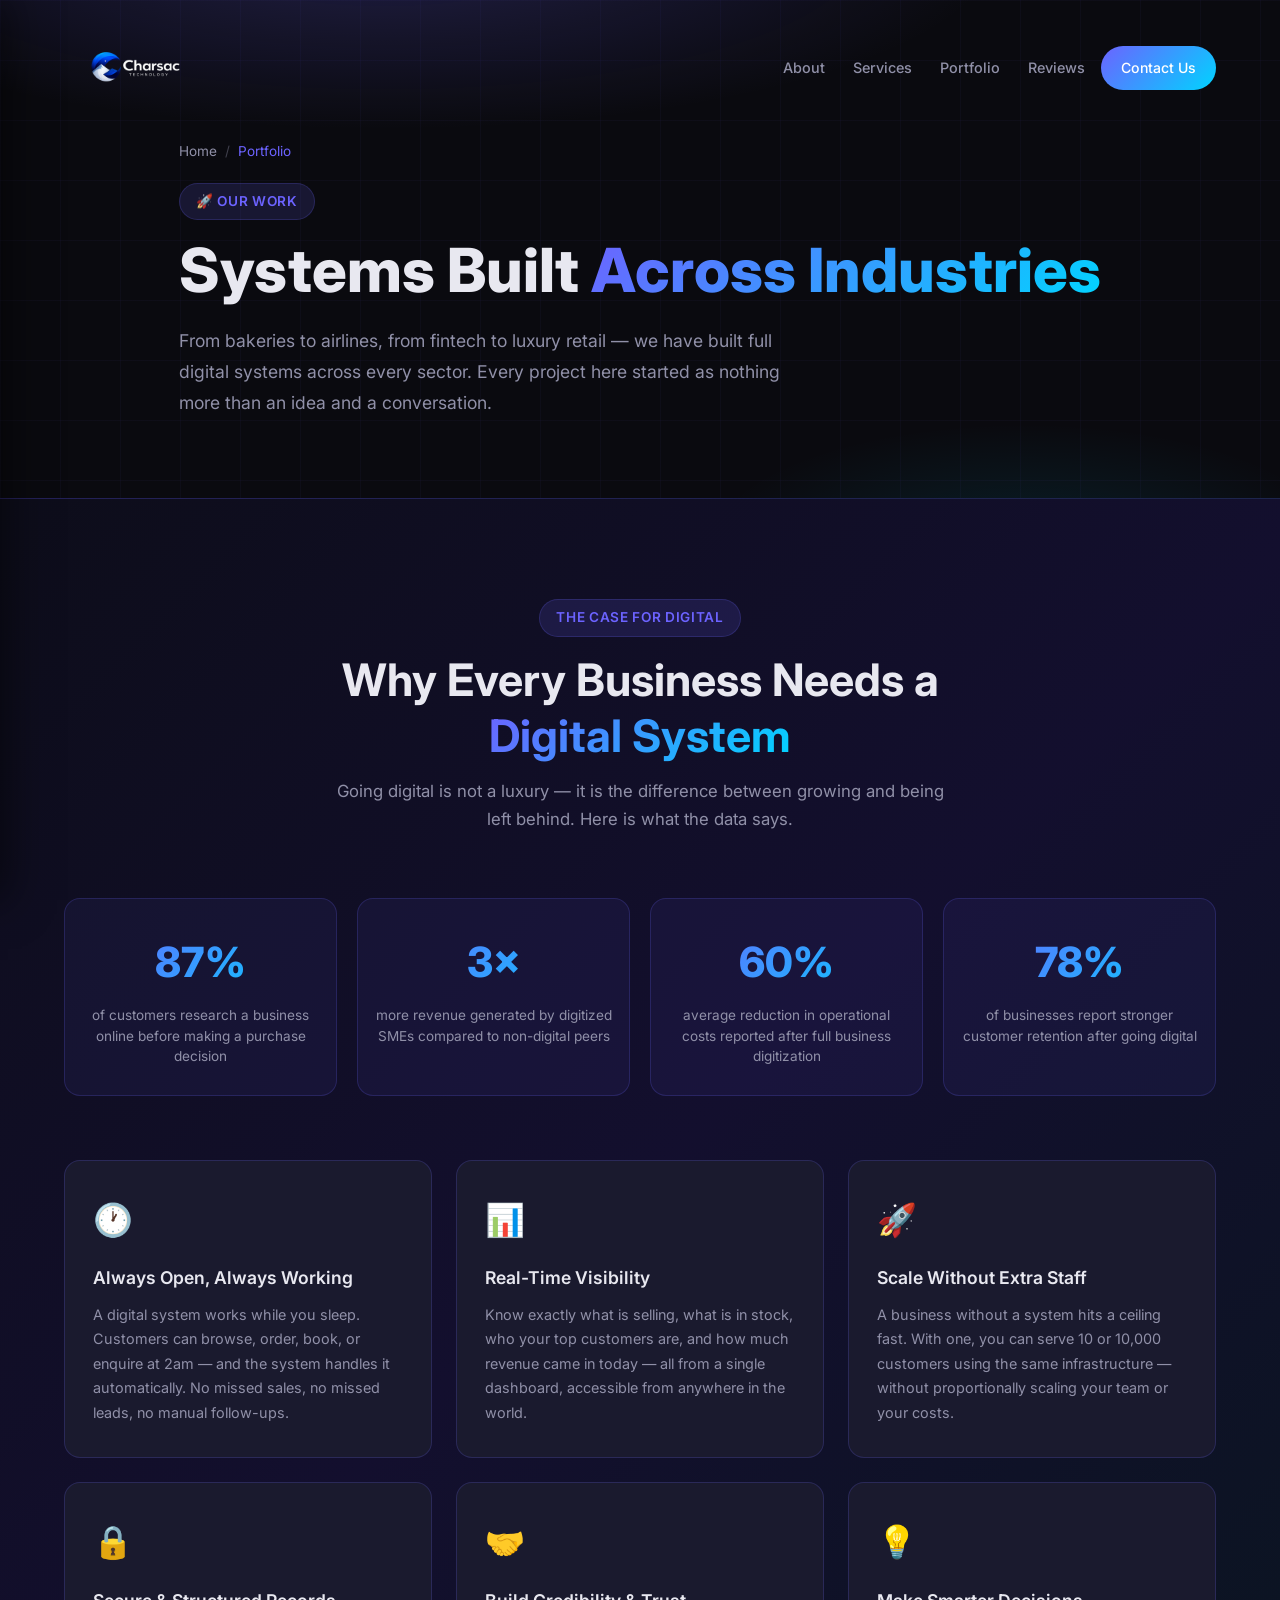
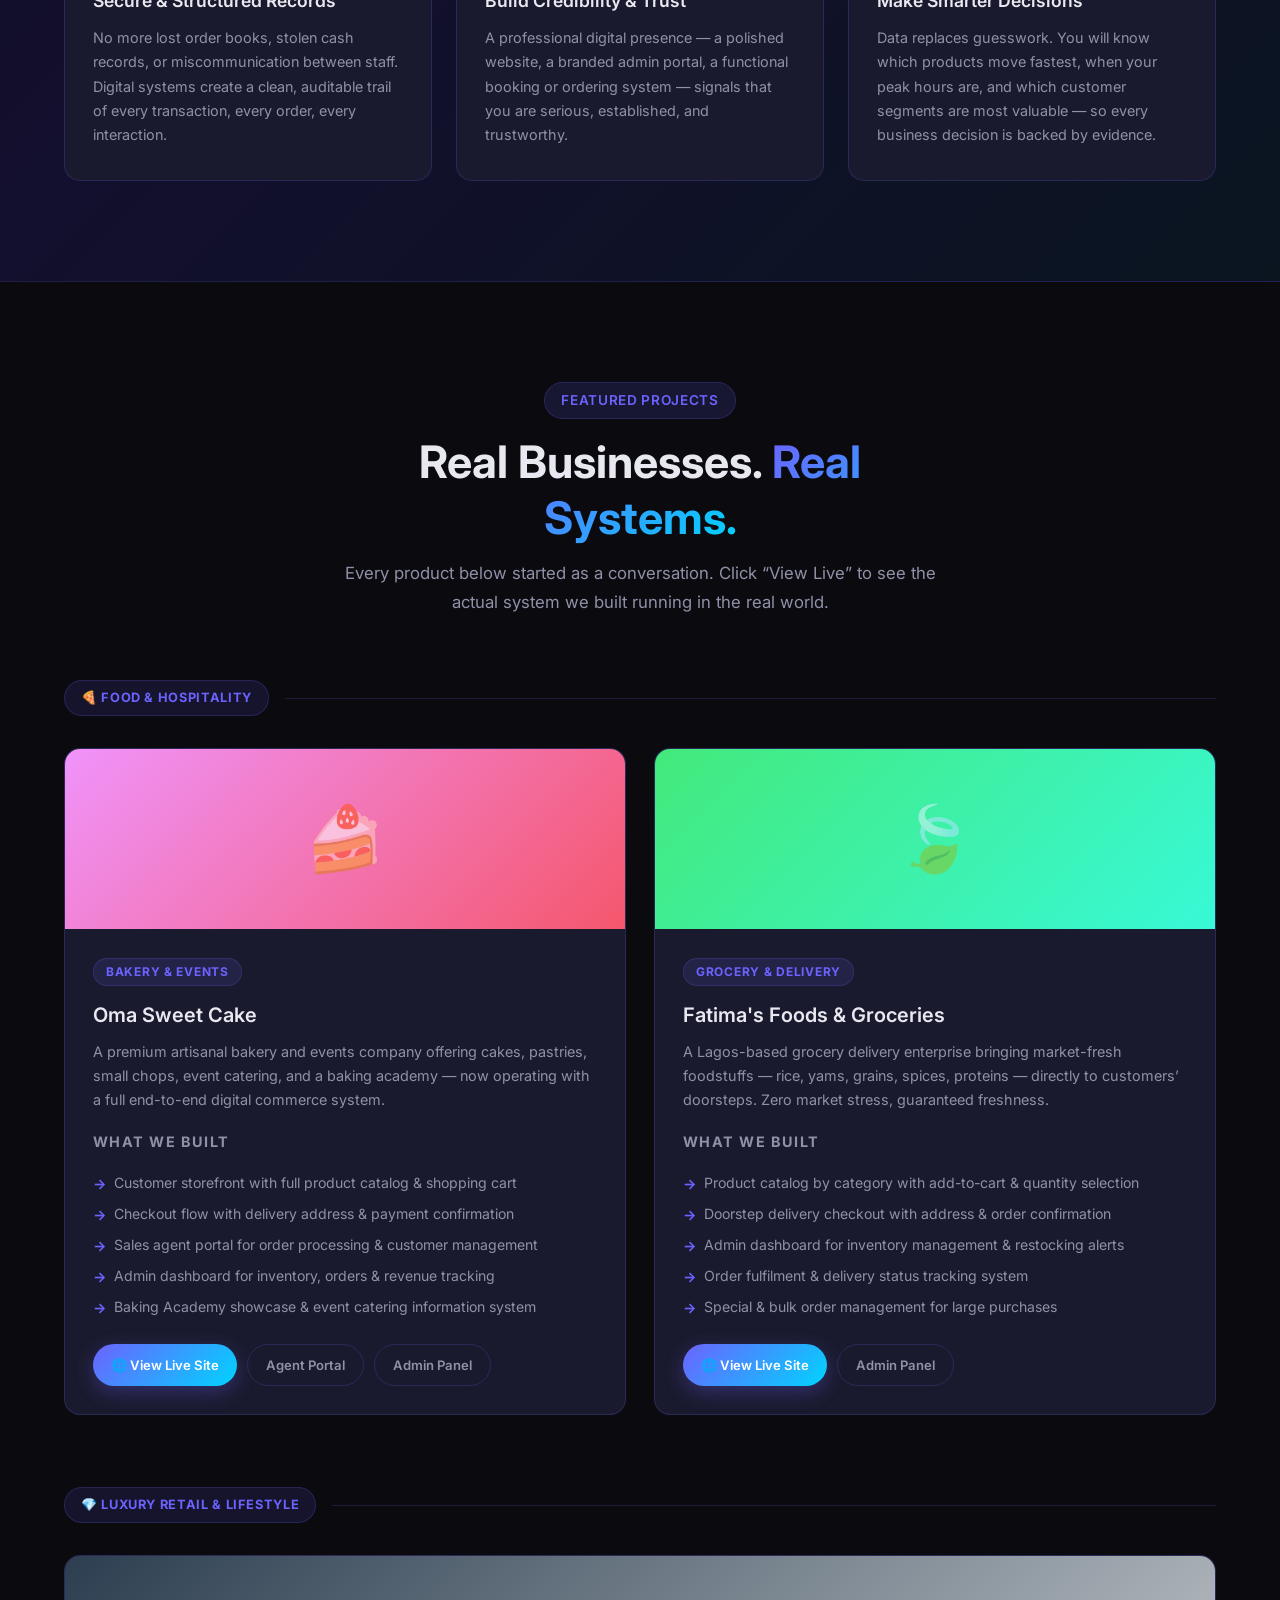
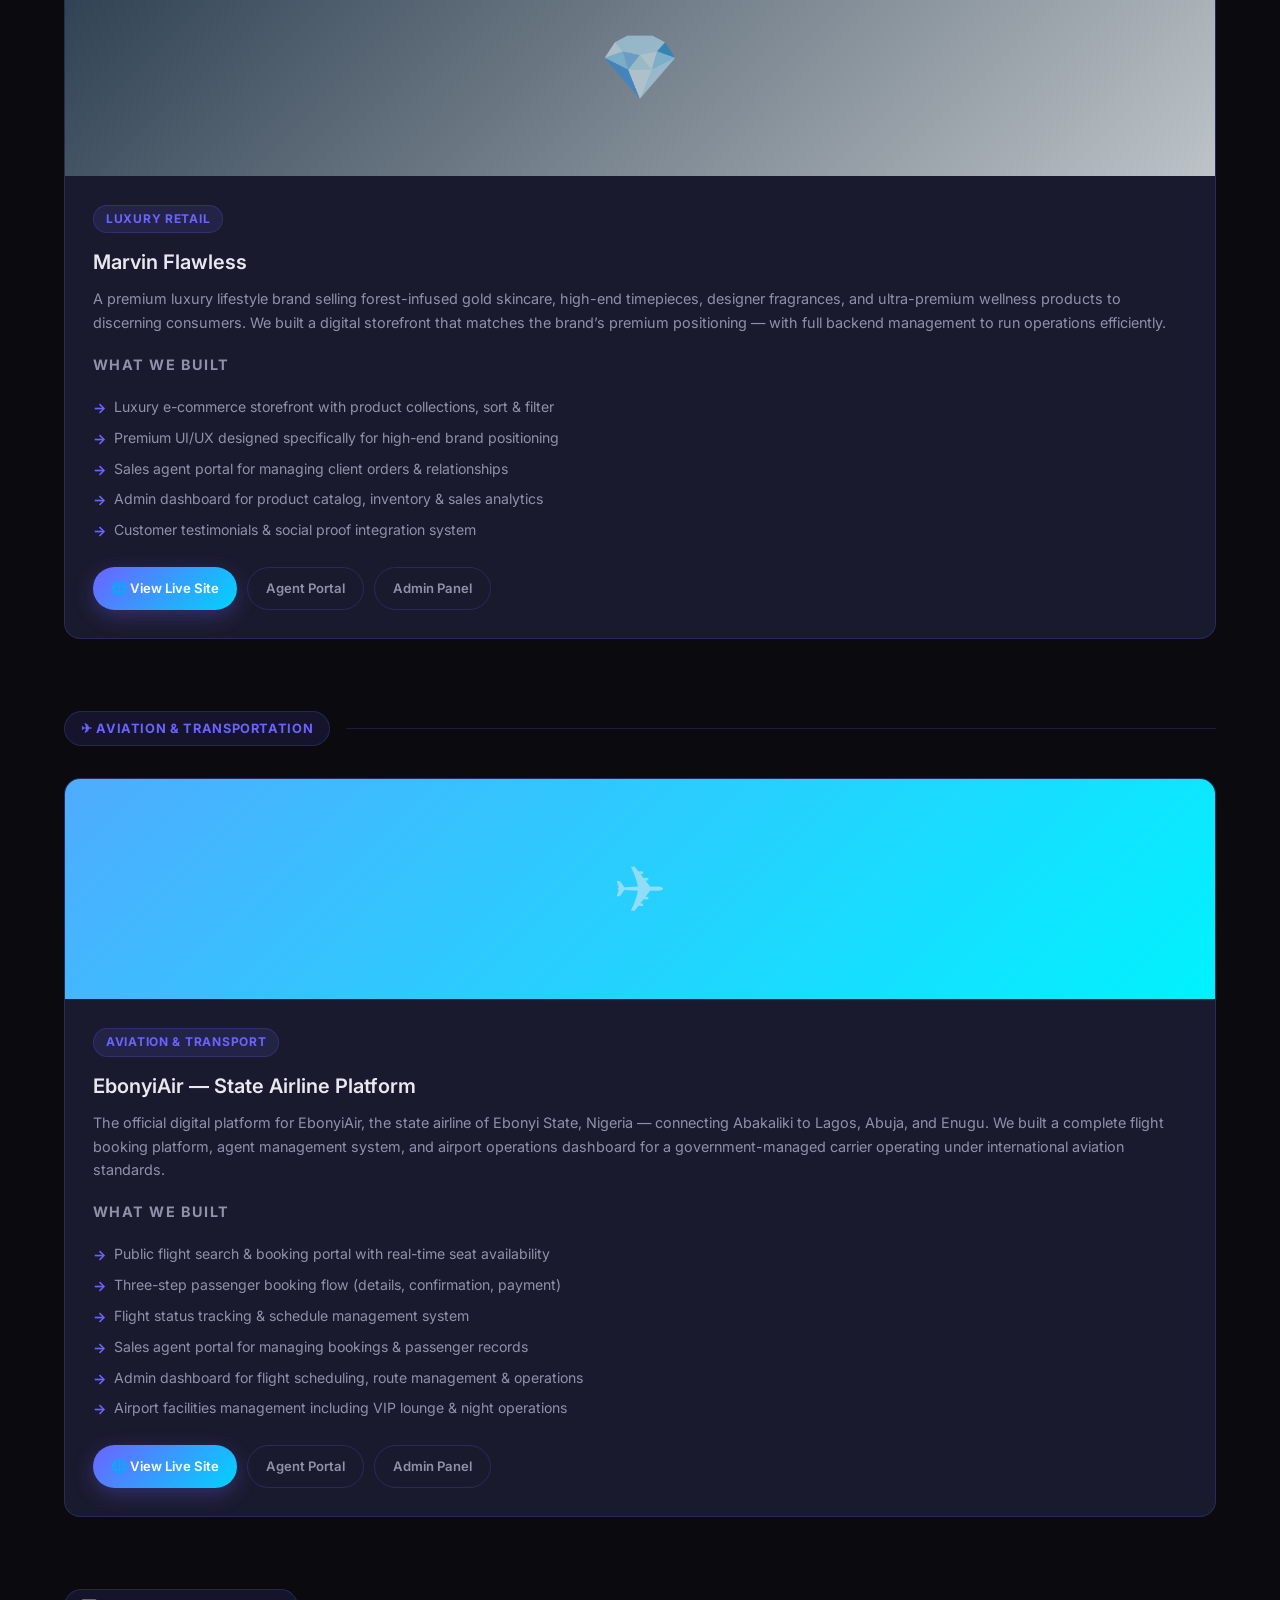
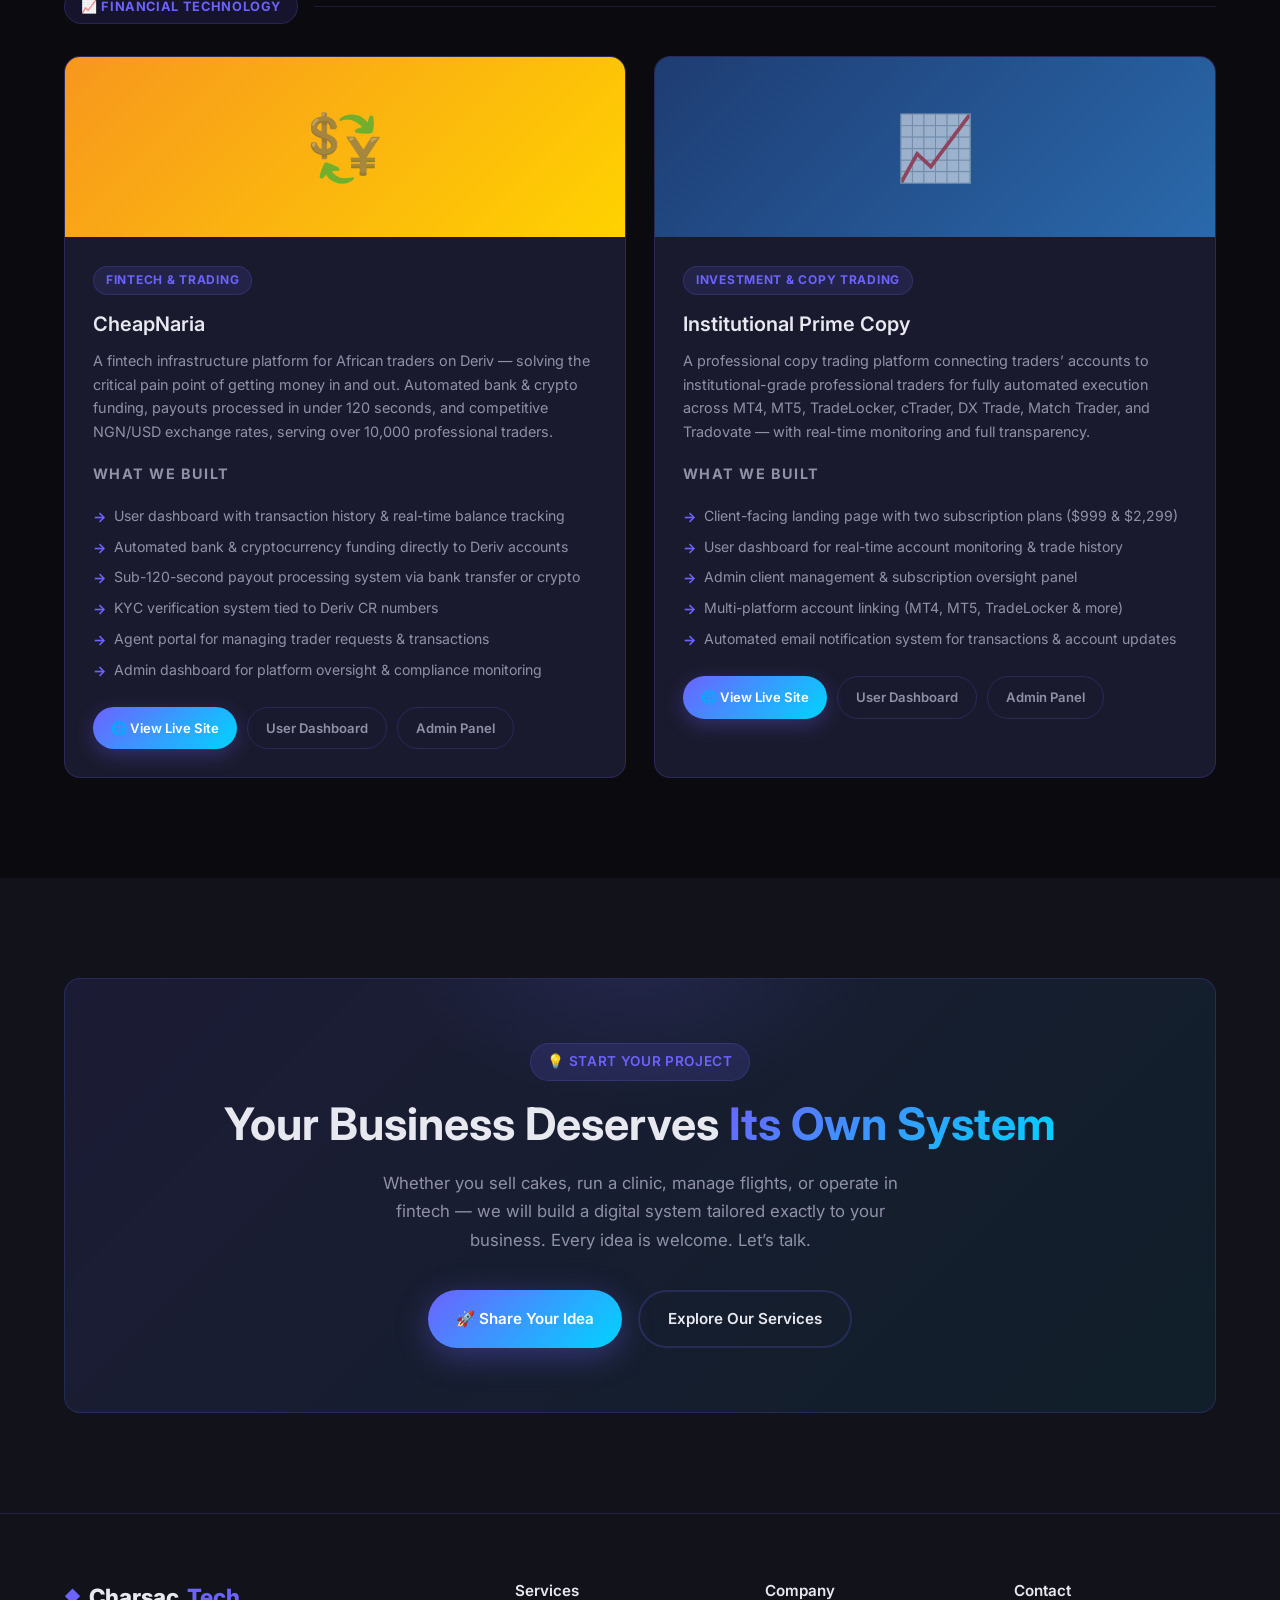
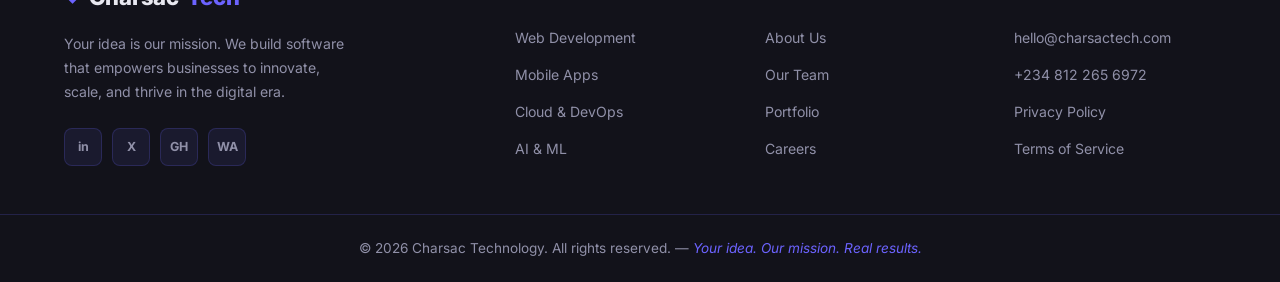
<file: portfolio.html>
<!DOCTYPE html>
<html lang="en">
<head>
  <meta charset="UTF-8" />
  <meta name="viewport" content="width=device-width, initial-scale=1.0" />
  <title>Portfolio | Charsac Technology</title>
  <link href="https://fonts.googleapis.com/css2?family=Inter:wght@300;400;500;600;700;800&display=swap" rel="stylesheet" />
  <link rel="stylesheet" href="style.css" />
</head>
<body>

  <!-- OFFCANVAS OVERLAY -->
  <div class="offcanvas-overlay" id="offcanvasOverlay"></div>

  <!-- OFFCANVAS PANEL -->
  <ul class="nav-links" id="navLinks">
    <button class="nav-close" id="navClose" aria-label="Close menu">&#10005;</button>
    <a href="index.html" class="nav-brand">
      <img src="assets/logoi.png" alt="Charsac Technology" class="logo-img">
    </a>
    <li><a href="about.html">About</a></li>
    <li><a href="services.html">Services</a></li>
    <li><a href="portfolio.html">Portfolio</a></li>
    <li><a href="index.html#testimonials">Reviews</a></li>
    <li><a href="index.html#contact" class="btn-nav">Contact Us</a></li>
  </ul>

  <!-- NAVBAR -->
  <nav class="navbar" id="navbar">
    <div class="container nav-container">
      <a href="index.html" class="logo">
        <img src="assets/logoi.png" alt="Charsac Technology" class="logo-img">
      </a>
      <div class="nav-desktop-links">
        <a href="about.html">About</a>
        <a href="services.html">Services</a>
        <a href="portfolio.html">Portfolio</a>
        <a href="index.html#testimonials">Reviews</a>
        <a href="index.html#contact" class="btn-nav">Contact Us</a>
      </div>
      <button class="hamburger" id="hamburger" aria-label="Toggle menu">
        <span></span><span></span><span></span>
      </button>
    </div>
  </nav>

  <!-- INNER HERO -->
  <section class="inner-hero">
    <div class="inner-hero-bg"></div>
    <div class="container inner-hero-content">
      <div class="breadcrumb">
        <a href="index.html">Home</a>
        <span class="bc-sep">/</span>
        <span class="bc-current">Portfolio</span>
      </div>
      <p class="section-tag">&#128640; Our Work</p>
      <h1>Systems Built <span class="gradient-text">Across Industries</span></h1>
      <p class="hero-desc">From bakeries to airlines, from fintech to luxury retail &mdash; we have built full digital systems across every sector. Every project here started as nothing more than an idea and a conversation.</p>
    </div>
  </section>

  <!-- WHY DIGITAL SYSTEMS MATTER -->
  <section class="why-digital">
    <div class="container">
      <div class="section-header">
        <p class="section-tag">The Case for Digital</p>
        <h2>Why Every Business Needs a <span class="gradient-text">Digital System</span></h2>
        <p class="section-sub">Going digital is not a luxury &mdash; it is the difference between growing and being left behind. Here is what the data says.</p>
      </div>

      <div class="wd-impact">
        <div class="wd-impact-stat">
          <span class="wd-num">87%</span>
          <p>of customers research a business online before making a purchase decision</p>
        </div>
        <div class="wd-impact-stat">
          <span class="wd-num">3&times;</span>
          <p>more revenue generated by digitized SMEs compared to non-digital peers</p>
        </div>
        <div class="wd-impact-stat">
          <span class="wd-num">60%</span>
          <p>average reduction in operational costs reported after full business digitization</p>
        </div>
        <div class="wd-impact-stat">
          <span class="wd-num">78%</span>
          <p>of businesses report stronger customer retention after going digital</p>
        </div>
      </div>

      <div class="wd-grid">
        <div class="wd-card">
          <span class="wd-icon">&#128336;</span>
          <h3>Always Open, Always Working</h3>
          <p>A digital system works while you sleep. Customers can browse, order, book, or enquire at 2am &mdash; and the system handles it automatically. No missed sales, no missed leads, no manual follow-ups.</p>
        </div>
        <div class="wd-card">
          <span class="wd-icon">&#128202;</span>
          <h3>Real-Time Visibility</h3>
          <p>Know exactly what is selling, what is in stock, who your top customers are, and how much revenue came in today &mdash; all from a single dashboard, accessible from anywhere in the world.</p>
        </div>
        <div class="wd-card">
          <span class="wd-icon">&#128640;</span>
          <h3>Scale Without Extra Staff</h3>
          <p>A business without a system hits a ceiling fast. With one, you can serve 10 or 10,000 customers using the same infrastructure &mdash; without proportionally scaling your team or your costs.</p>
        </div>
        <div class="wd-card">
          <span class="wd-icon">&#128274;</span>
          <h3>Secure &amp; Structured Records</h3>
          <p>No more lost order books, stolen cash records, or miscommunication between staff. Digital systems create a clean, auditable trail of every transaction, every order, every interaction.</p>
        </div>
        <div class="wd-card">
          <span class="wd-icon">&#129309;</span>
          <h3>Build Credibility &amp; Trust</h3>
          <p>A professional digital presence &mdash; a polished website, a branded admin portal, a functional booking or ordering system &mdash; signals that you are serious, established, and trustworthy.</p>
        </div>
        <div class="wd-card">
          <span class="wd-icon">&#128161;</span>
          <h3>Make Smarter Decisions</h3>
          <p>Data replaces guesswork. You will know which products move fastest, when your peak hours are, and which customer segments are most valuable &mdash; so every business decision is backed by evidence.</p>
        </div>
      </div>
    </div>
  </section>

  <!-- PROJECTS BY SECTOR -->
  <section class="section" style="background: var(--dark);">
    <div class="container">
      <div class="section-header">
        <p class="section-tag">Featured Projects</p>
        <h2>Real Businesses. <span class="gradient-text">Real Systems.</span></h2>
        <p class="section-sub">Every product below started as a conversation. Click &ldquo;View Live&rdquo; to see the actual system we built running in the real world.</p>
      </div>

      <!-- ===== SECTOR: FOOD & HOSPITALITY ===== -->
      <div class="pf-sector">
        <div class="pf-sector-label">
          <span class="pf-sector-badge">&#127829; Food &amp; Hospitality</span>
          <div class="pf-sector-line"></div>
        </div>
        <div class="pf-grid">

          <!-- Oma Sweet Cake -->
          <div class="pf-full-card">
            <div class="pf-card-img" style="background: linear-gradient(135deg, #f093fb, #f5576c);">
              <div class="pf-card-overlay">
                <a href="https://charsacdev.github.io/omasweet/" target="_blank" rel="noopener" class="btn-outline-sm">View Live &#8599;</a>
              </div>
              <span class="pf-card-emoji">&#127856;</span>
            </div>
            <div class="pf-card-body">
              <span class="pf-tag">Bakery &amp; Events</span>
              <h3>Oma Sweet Cake</h3>
              <p>A premium artisanal bakery and events company offering cakes, pastries, small chops, event catering, and a baking academy &mdash; now operating with a full end-to-end digital commerce system.</p>
              <p class="pf-what-built">What We Built</p>
              <ul class="pf-features">
                <li>Customer storefront with full product catalog &amp; shopping cart</li>
                <li>Checkout flow with delivery address &amp; payment confirmation</li>
                <li>Sales agent portal for order processing &amp; customer management</li>
                <li>Admin dashboard for inventory, orders &amp; revenue tracking</li>
                <li>Baking Academy showcase &amp; event catering information system</li>
              </ul>
              <div class="pf-link-group">
                <a href="https://charsacdev.github.io/omasweet/" target="_blank" rel="noopener" class="btn-sm btn-primary">&#127760; View Live Site</a>
                <a href="https://charsacdev.github.io/omasweet/agent/login.html" target="_blank" rel="noopener" class="btn-sm btn-ghost">Agent Portal</a>
                <a href="https://charsacdev.github.io/omasweet/admin/login.html" target="_blank" rel="noopener" class="btn-sm btn-ghost">Admin Panel</a>
              </div>
            </div>
          </div>

          <!-- Fatima's Foods -->
          <div class="pf-full-card">
            <div class="pf-card-img" style="background: linear-gradient(135deg, #43e97b, #38f9d7);">
              <div class="pf-card-overlay">
                <a href="https://charsacdev.github.io/fatimasfoods/" target="_blank" rel="noopener" class="btn-outline-sm">View Live &#8599;</a>
              </div>
              <span class="pf-card-emoji">&#127811;</span>
            </div>
            <div class="pf-card-body">
              <span class="pf-tag">Grocery &amp; Delivery</span>
              <h3>Fatima's Foods &amp; Groceries</h3>
              <p>A Lagos-based grocery delivery enterprise bringing market-fresh foodstuffs &mdash; rice, yams, grains, spices, proteins &mdash; directly to customers&rsquo; doorsteps. Zero market stress, guaranteed freshness.</p>
              <p class="pf-what-built">What We Built</p>
              <ul class="pf-features">
                <li>Product catalog by category with add-to-cart &amp; quantity selection</li>
                <li>Doorstep delivery checkout with address &amp; order confirmation</li>
                <li>Admin dashboard for inventory management &amp; restocking alerts</li>
                <li>Order fulfilment &amp; delivery status tracking system</li>
                <li>Special &amp; bulk order management for large purchases</li>
              </ul>
              <div class="pf-link-group">
                <a href="https://charsacdev.github.io/fatimasfoods/" target="_blank" rel="noopener" class="btn-sm btn-primary">&#127760; View Live Site</a>
                <a href="https://charsacdev.github.io/fatimasfoods/admin/login.html" target="_blank" rel="noopener" class="btn-sm btn-ghost">Admin Panel</a>
              </div>
            </div>
          </div>

        </div>
      </div>

      <!-- ===== SECTOR: LUXURY RETAIL ===== -->
      <div class="pf-sector">
        <div class="pf-sector-label">
          <span class="pf-sector-badge">&#128142; Luxury Retail &amp; Lifestyle</span>
          <div class="pf-sector-line"></div>
        </div>
        <div class="pf-grid pf-single">

          <!-- Marvin Flawless -->
          <div class="pf-full-card">
            <div class="pf-card-img" style="background: linear-gradient(135deg, #2C3E50, #BDC3C7);">
              <div class="pf-card-overlay">
                <a href="https://charsacdev.github.io/marvinflawless/" target="_blank" rel="noopener" class="btn-outline-sm">View Live &#8599;</a>
              </div>
              <span class="pf-card-emoji">&#128142;</span>
            </div>
            <div class="pf-card-body">
              <span class="pf-tag">Luxury Retail</span>
              <h3>Marvin Flawless</h3>
              <p>A premium luxury lifestyle brand selling forest-infused gold skincare, high-end timepieces, designer fragrances, and ultra-premium wellness products to discerning consumers. We built a digital storefront that matches the brand&rsquo;s premium positioning &mdash; with full backend management to run operations efficiently.</p>
              <p class="pf-what-built">What We Built</p>
              <ul class="pf-features">
                <li>Luxury e-commerce storefront with product collections, sort &amp; filter</li>
                <li>Premium UI/UX designed specifically for high-end brand positioning</li>
                <li>Sales agent portal for managing client orders &amp; relationships</li>
                <li>Admin dashboard for product catalog, inventory &amp; sales analytics</li>
                <li>Customer testimonials &amp; social proof integration system</li>
              </ul>
              <div class="pf-link-group">
                <a href="https://charsacdev.github.io/marvinflawless/" target="_blank" rel="noopener" class="btn-sm btn-primary">&#127760; View Live Site</a>
                <a href="https://charsacdev.github.io/marvinflawless/agent_dashboard/login.html" target="_blank" rel="noopener" class="btn-sm btn-ghost">Agent Portal</a>
                <a href="https://charsacdev.github.io/marvinflawless/admin/login.html" target="_blank" rel="noopener" class="btn-sm btn-ghost">Admin Panel</a>
              </div>
            </div>
          </div>

        </div>
      </div>

      <!-- ===== SECTOR: AVIATION & TRANSPORT ===== -->
      <div class="pf-sector">
        <div class="pf-sector-label">
          <span class="pf-sector-badge">&#9992; Aviation &amp; Transportation</span>
          <div class="pf-sector-line"></div>
        </div>
        <div class="pf-grid pf-single">

          <!-- Ebonyi Air -->
          <div class="pf-full-card">
            <div class="pf-card-img" style="background: linear-gradient(135deg, #4facfe, #00f2fe);">
              <div class="pf-card-overlay">
                <a href="https://charsacdev.github.io/ebonyiair/" target="_blank" rel="noopener" class="btn-outline-sm">View Live &#8599;</a>
              </div>
              <span class="pf-card-emoji">&#9992;</span>
            </div>
            <div class="pf-card-body">
              <span class="pf-tag">Aviation &amp; Transport</span>
              <h3>EbonyiAir &mdash; State Airline Platform</h3>
              <p>The official digital platform for EbonyiAir, the state airline of Ebonyi State, Nigeria &mdash; connecting Abakaliki to Lagos, Abuja, and Enugu. We built a complete flight booking platform, agent management system, and airport operations dashboard for a government-managed carrier operating under international aviation standards.</p>
              <p class="pf-what-built">What We Built</p>
              <ul class="pf-features">
                <li>Public flight search &amp; booking portal with real-time seat availability</li>
                <li>Three-step passenger booking flow (details, confirmation, payment)</li>
                <li>Flight status tracking &amp; schedule management system</li>
                <li>Sales agent portal for managing bookings &amp; passenger records</li>
                <li>Admin dashboard for flight scheduling, route management &amp; operations</li>
                <li>Airport facilities management including VIP lounge &amp; night operations</li>
              </ul>
              <div class="pf-link-group">
                <a href="https://charsacdev.github.io/ebonyiair/" target="_blank" rel="noopener" class="btn-sm btn-primary">&#127760; View Live Site</a>
                <a href="https://charsacdev.github.io/ebonyiair/sales-dashboard/login.html" target="_blank" rel="noopener" class="btn-sm btn-ghost">Agent Portal</a>
                <a href="https://charsacdev.github.io/ebonyiair/admin/login.html" target="_blank" rel="noopener" class="btn-sm btn-ghost">Admin Panel</a>
              </div>
            </div>
          </div>

        </div>
      </div>

      <!-- ===== SECTOR: FINANCIAL TECHNOLOGY ===== -->
      <div class="pf-sector">
        <div class="pf-sector-label">
          <span class="pf-sector-badge">&#128200; Financial Technology</span>
          <div class="pf-sector-line"></div>
        </div>
        <div class="pf-grid">

          <!-- Cheapnaria -->
          <div class="pf-full-card">
            <div class="pf-card-img" style="background: linear-gradient(135deg, #f7971e, #ffd200);">
              <div class="pf-card-overlay">
                <a href="https://charsacdev.github.io/cheapnaria" target="_blank" rel="noopener" class="btn-outline-sm">View Live &#8599;</a>
              </div>
              <span class="pf-card-emoji">&#128177;</span>
            </div>
            <div class="pf-card-body">
              <span class="pf-tag">FinTech &amp; Trading</span>
              <h3>CheapNaria</h3>
              <p>A fintech infrastructure platform for African traders on Deriv &mdash; solving the critical pain point of getting money in and out. Automated bank &amp; crypto funding, payouts processed in under 120 seconds, and competitive NGN/USD exchange rates, serving over 10,000 professional traders.</p>
              <p class="pf-what-built">What We Built</p>
              <ul class="pf-features">
                <li>User dashboard with transaction history &amp; real-time balance tracking</li>
                <li>Automated bank &amp; cryptocurrency funding directly to Deriv accounts</li>
                <li>Sub-120-second payout processing system via bank transfer or crypto</li>
                <li>KYC verification system tied to Deriv CR numbers</li>
                <li>Agent portal for managing trader requests &amp; transactions</li>
                <li>Admin dashboard for platform oversight &amp; compliance monitoring</li>
              </ul>
              <div class="pf-link-group">
                <a href="https://charsacdev.github.io/cheapnaria" target="_blank" rel="noopener" class="btn-sm btn-primary">&#127760; View Live Site</a>
                <a href="https://charsacdev.github.io/cheapnaria/dashboard/index.html" target="_blank" rel="noopener" class="btn-sm btn-ghost">User Dashboard</a>
                <a href="https://charsacdev.github.io/cheapnaria/admin/dashboard.html" target="_blank" rel="noopener" class="btn-sm btn-ghost">Admin Panel</a>
              </div>
            </div>
          </div>

          <!-- Iprime -->
          <div class="pf-full-card">
            <div class="pf-card-img" style="background: linear-gradient(135deg, #1e3c72, #2a69ac);">
              <div class="pf-card-overlay">
                <a href="https://charsacdev.github.io/Iprime/" target="_blank" rel="noopener" class="btn-outline-sm">View Live &#8599;</a>
              </div>
              <span class="pf-card-emoji">&#128200;</span>
            </div>
            <div class="pf-card-body">
              <span class="pf-tag">Investment &amp; Copy Trading</span>
              <h3>Institutional Prime Copy</h3>
              <p>A professional copy trading platform connecting traders&rsquo; accounts to institutional-grade professional traders for fully automated execution across MT4, MT5, TradeLocker, cTrader, DX Trade, Match Trader, and Tradovate &mdash; with real-time monitoring and full transparency.</p>
              <p class="pf-what-built">What We Built</p>
              <ul class="pf-features">
                <li>Client-facing landing page with two subscription plans ($999 &amp; $2,299)</li>
                <li>User dashboard for real-time account monitoring &amp; trade history</li>
                <li>Admin client management &amp; subscription oversight panel</li>
                <li>Multi-platform account linking (MT4, MT5, TradeLocker &amp; more)</li>
                <li>Automated email notification system for transactions &amp; account updates</li>
              </ul>
              <div class="pf-link-group">
                <a href="https://charsacdev.github.io/Iprime/" target="_blank" rel="noopener" class="btn-sm btn-primary">&#127760; View Live Site</a>
                <a href="https://charsacdev.github.io/Iprime/user/dashboard.html" target="_blank" rel="noopener" class="btn-sm btn-ghost">User Dashboard</a>
                <a href="https://charsacdev.github.io/Iprime/admin/login.html" target="_blank" rel="noopener" class="btn-sm btn-ghost">Admin Panel</a>
              </div>
            </div>
          </div>

        </div>
      </div>

    </div>
  </section>

  <!-- CTA -->
  <section class="section" style="background: var(--dark-2);">
    <div class="container">
      <div class="cta-banner">
        <p class="section-tag">&#128161; Start Your Project</p>
        <h2>Your Business Deserves <span class="gradient-text">Its Own System</span></h2>
        <p class="cta-desc">Whether you sell cakes, run a clinic, manage flights, or operate in fintech &mdash; we will build a digital system tailored exactly to your business. Every idea is welcome. Let&rsquo;s talk.</p>
        <div class="btn-group">
          <a href="index.html#contact" class="btn btn-primary">&#128640; Share Your Idea</a>
          <a href="services.html" class="btn btn-outline">Explore Our Services</a>
        </div>
      </div>
    </div>
  </section>

  <!-- FOOTER -->
  <footer class="footer">
    <div class="container footer-grid">
      <div class="footer-brand">
        <a href="index.html" class="logo">
          <span class="logo-icon">&#9670;</span>
          Charsac<span class="accent">Tech</span>
        </a>
        <p>Your idea is our mission. We build software that empowers businesses to innovate, scale, and thrive in the digital era.</p>
        <div class="social-links">
          <a href="#" aria-label="LinkedIn">in</a>
          <a href="#" aria-label="Twitter">X</a>
          <a href="#" aria-label="GitHub">GH</a>
          <a href="https://wa.me/2348122656972" target="_blank" rel="noopener" aria-label="WhatsApp">WA</a>
        </div>
      </div>
      <div class="footer-col">
        <h4>Services</h4>
        <ul>
          <li><a href="services.html">Web Development</a></li>
          <li><a href="services.html">Mobile Apps</a></li>
          <li><a href="services.html">Cloud &amp; DevOps</a></li>
          <li><a href="services.html">AI &amp; ML</a></li>
        </ul>
      </div>
      <div class="footer-col">
        <h4>Company</h4>
        <ul>
          <li><a href="about.html">About Us</a></li>
          <li><a href="about.html#team">Our Team</a></li>
          <li><a href="portfolio.html">Portfolio</a></li>
          <li><a href="index.html#contact">Careers</a></li>
        </ul>
      </div>
      <div class="footer-col">
        <h4>Contact</h4>
        <ul>
          <li><a href="mailto:hello@charsactech.com">hello@charsactech.com</a></li>
          <li><a href="https://wa.me/2348122656972" target="_blank" rel="noopener">+234 812 265 6972</a></li>
          <li><a href="#">Privacy Policy</a></li>
          <li><a href="#">Terms of Service</a></li>
        </ul>
      </div>
    </div>
    <div class="footer-bottom">
      <p>&copy; 2026 Charsac Technology. All rights reserved. &mdash; <em>Your idea. Our mission. Real results.</em></p>
    </div>
  </footer>

  <script src="script.js"></script>
</body>
</html>
</file>
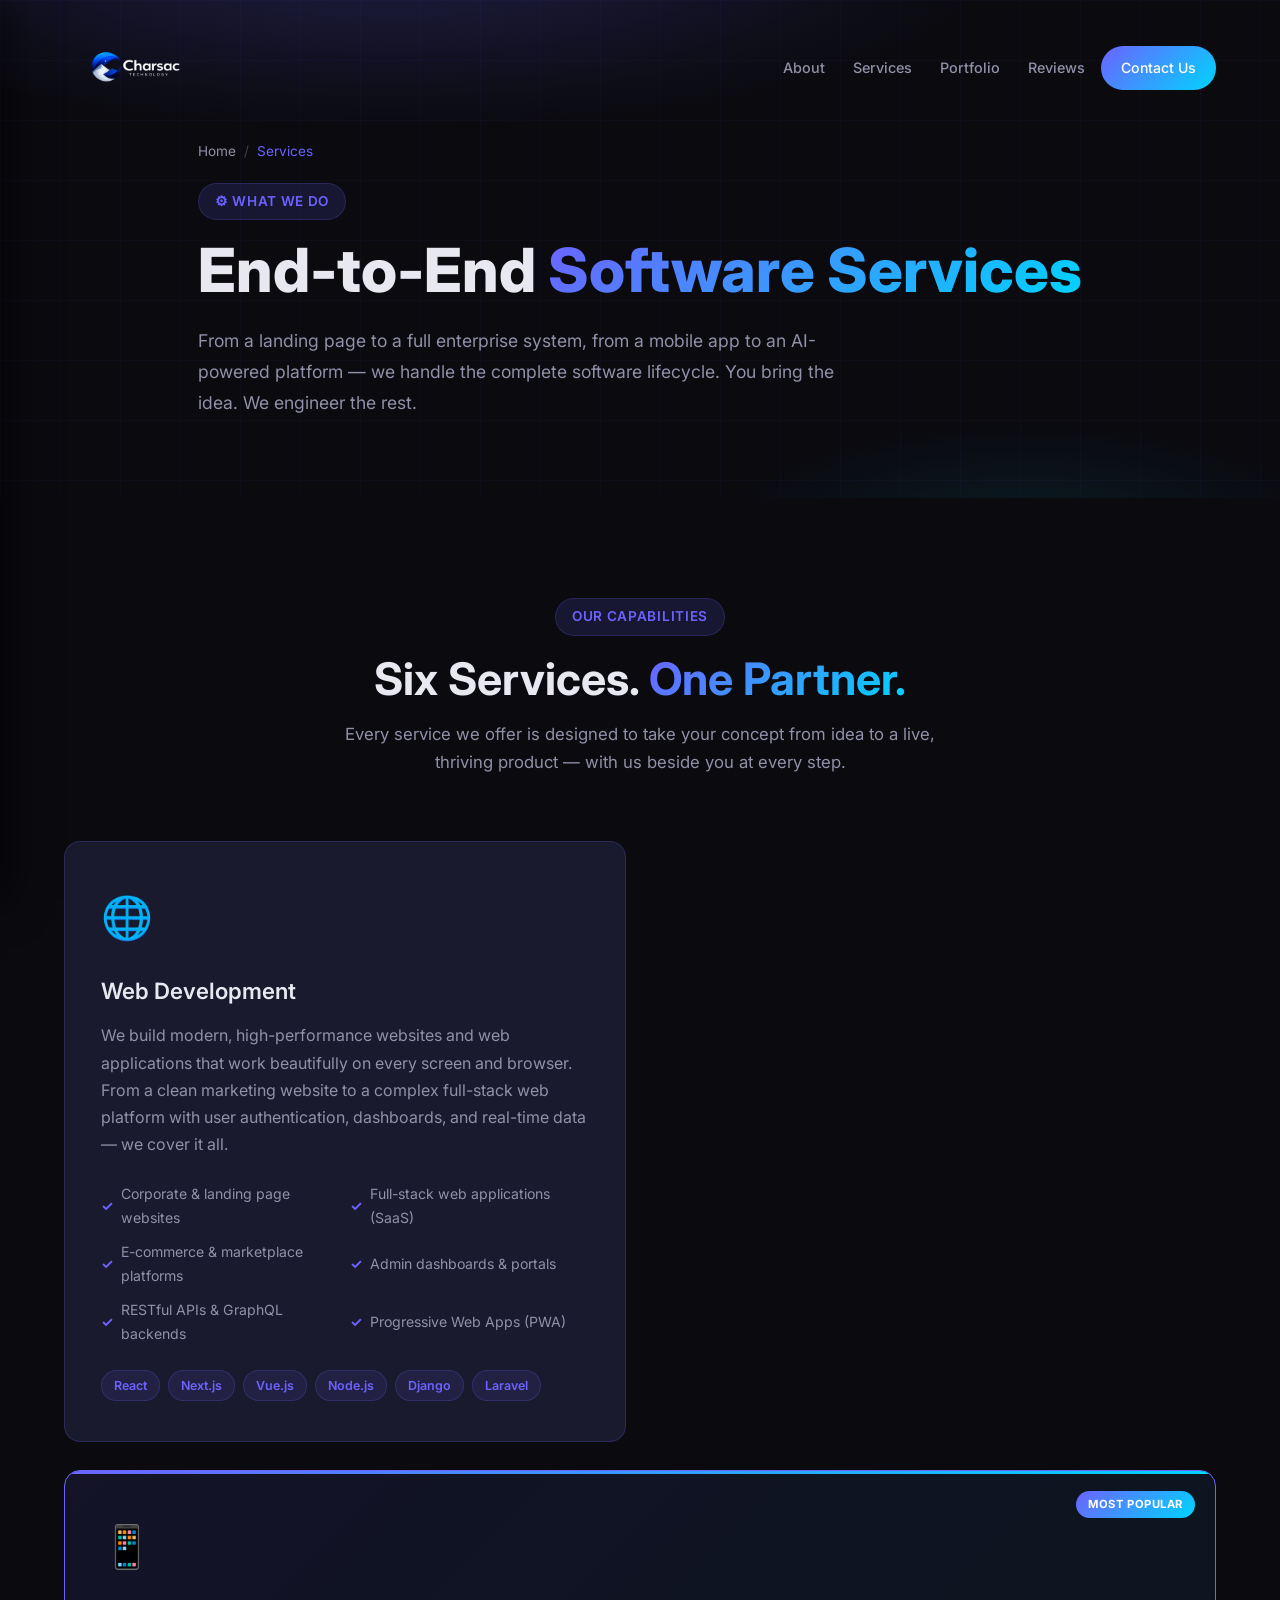
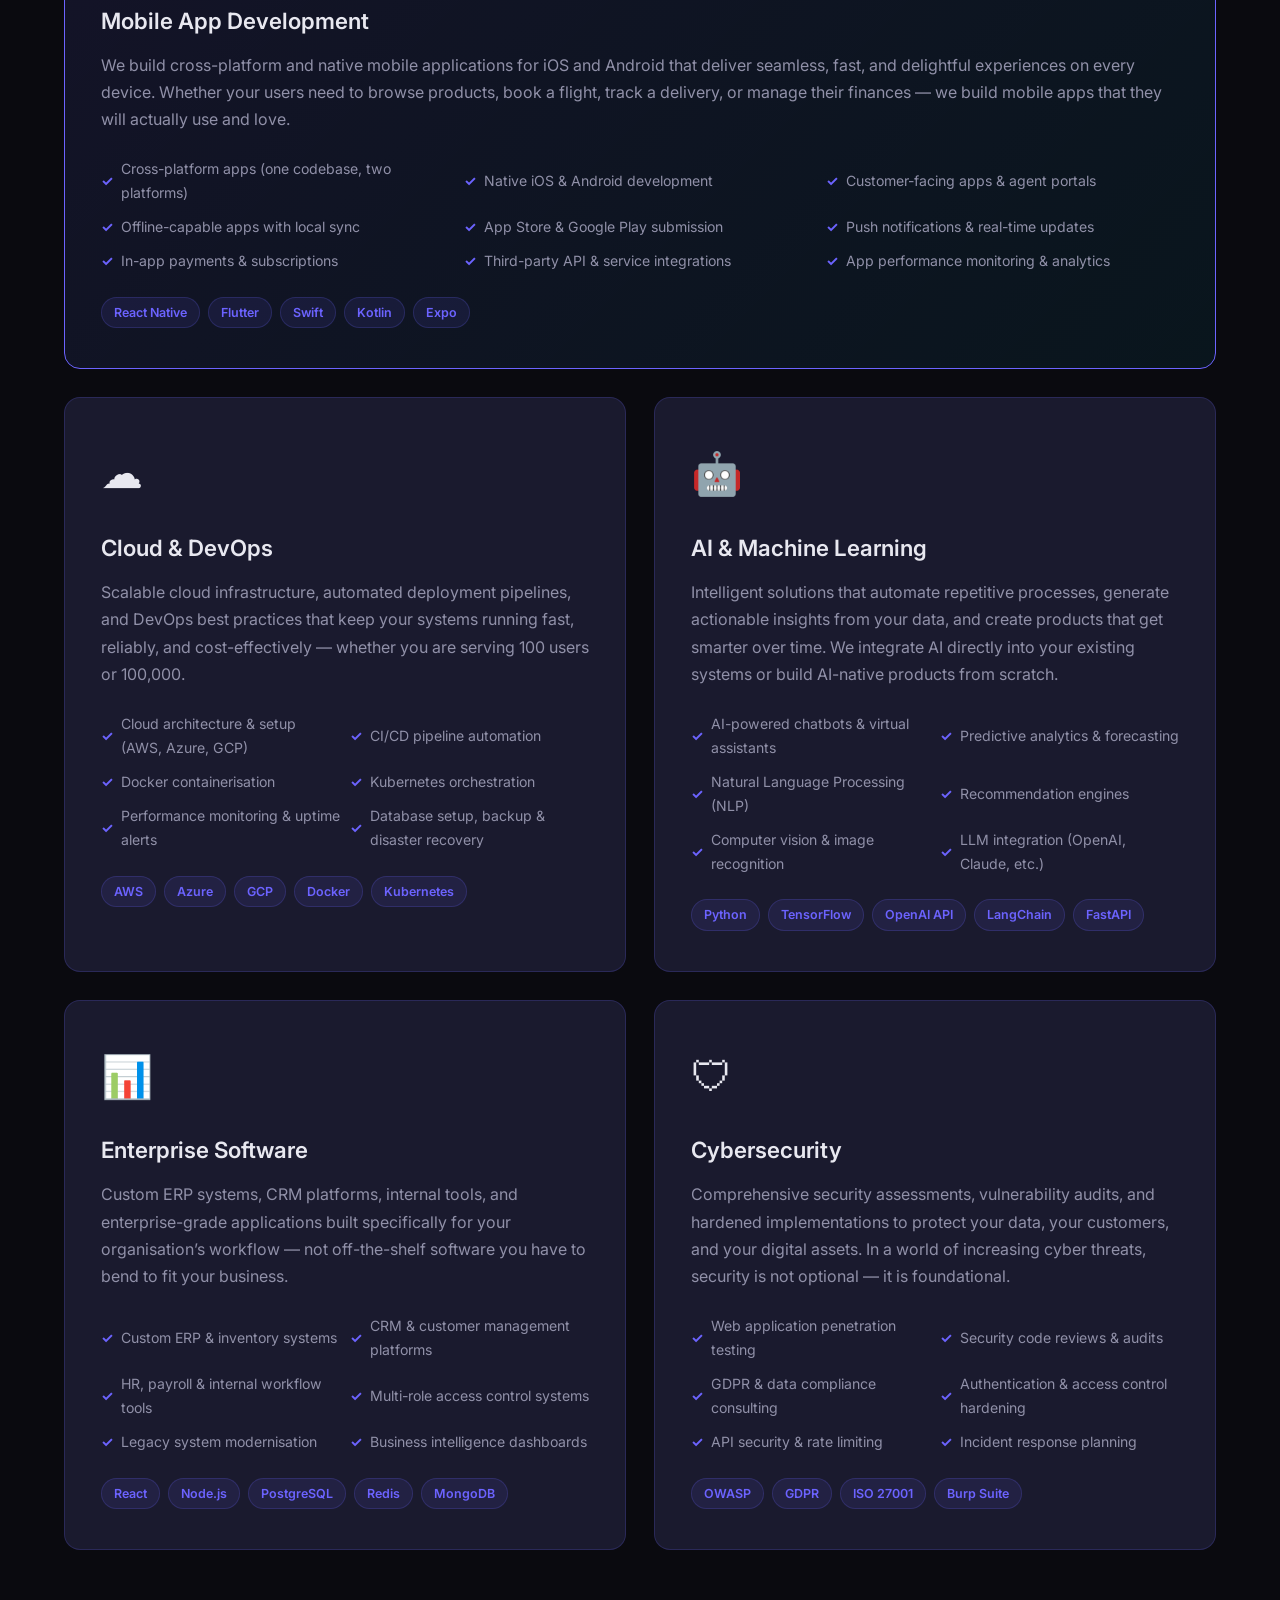
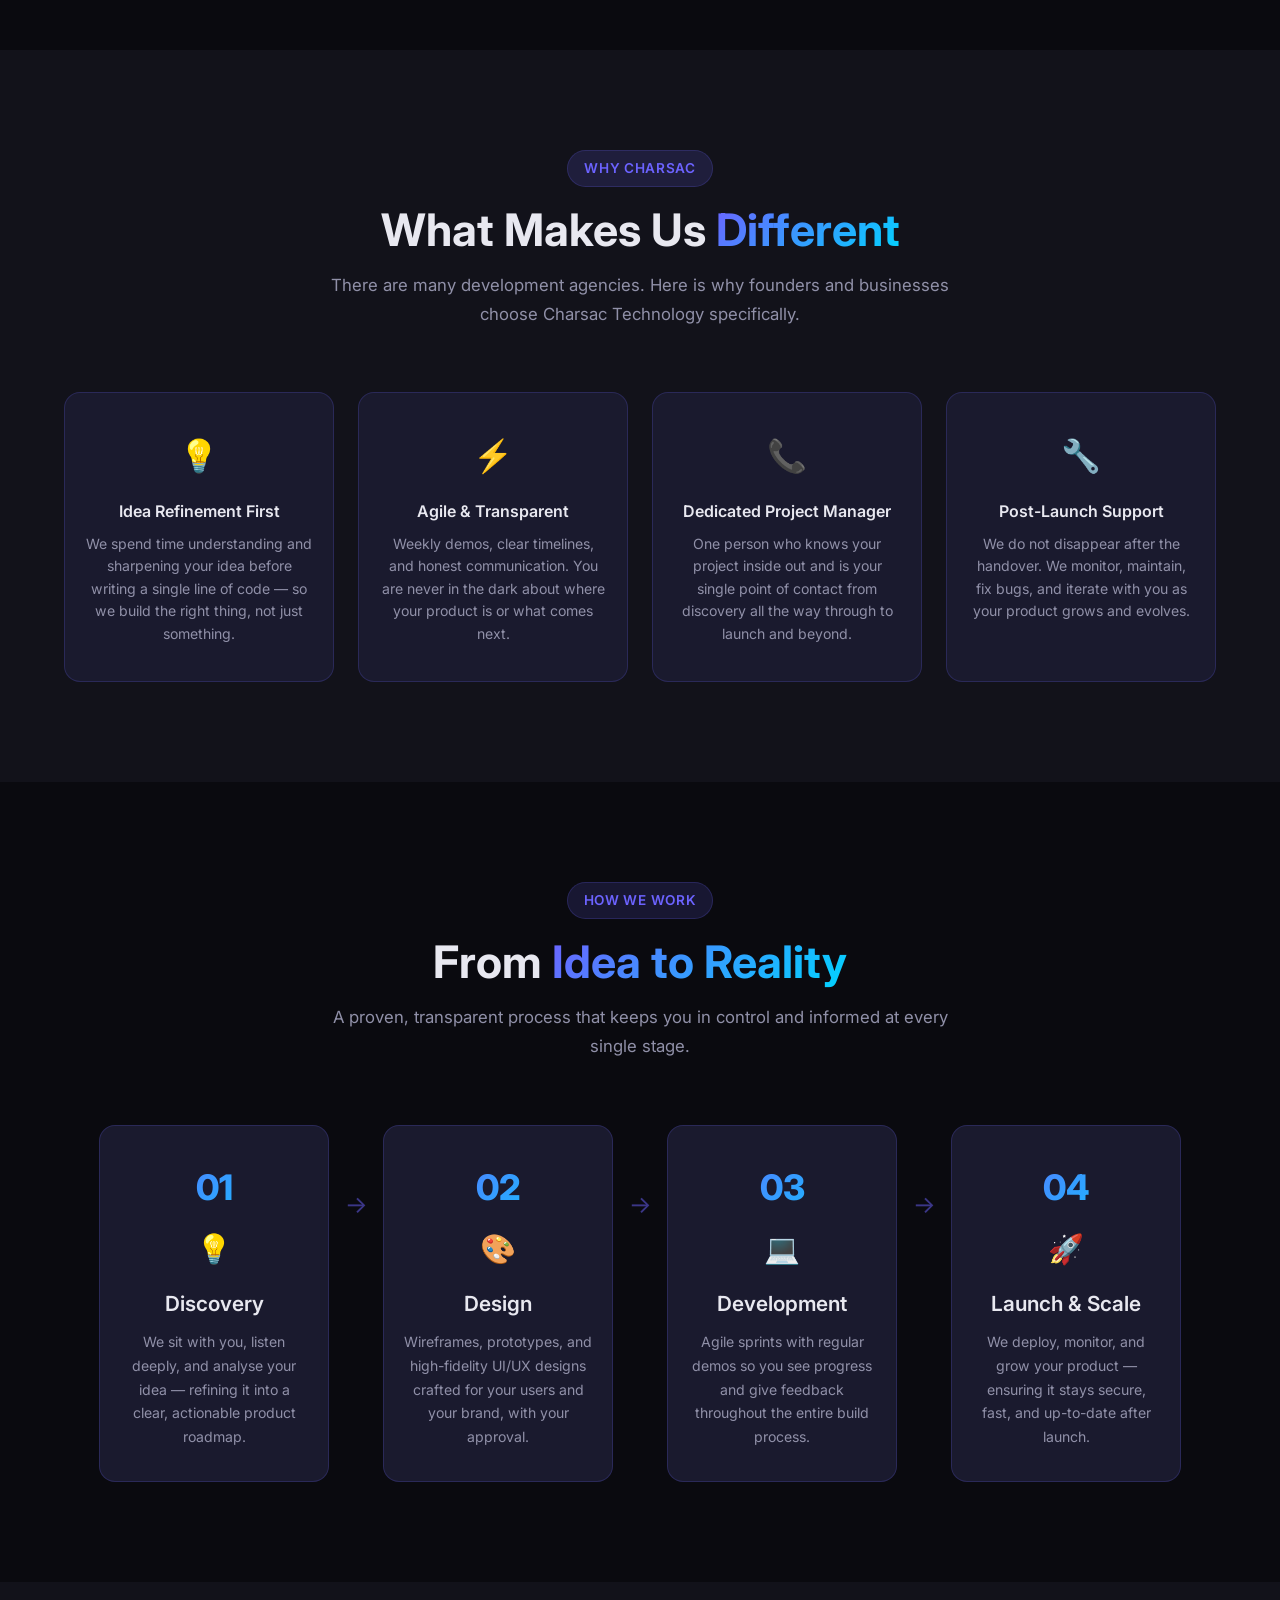
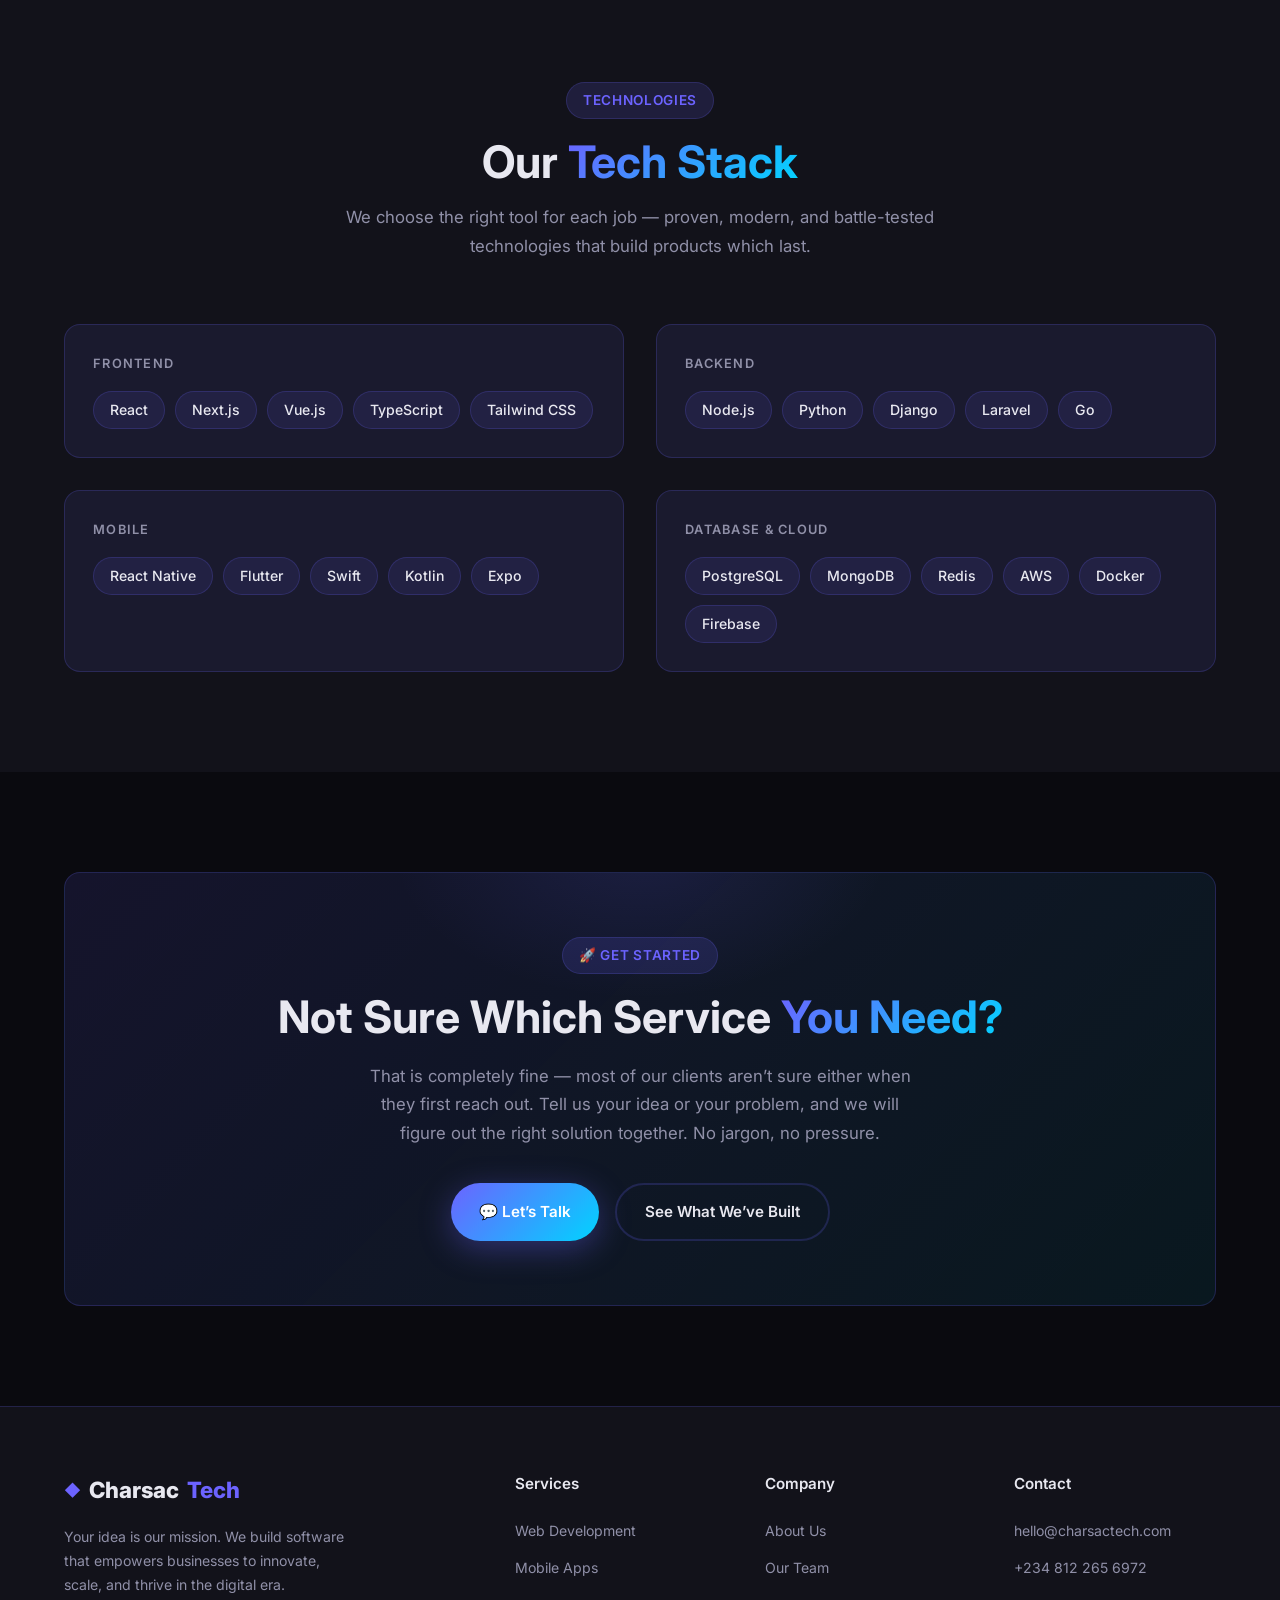
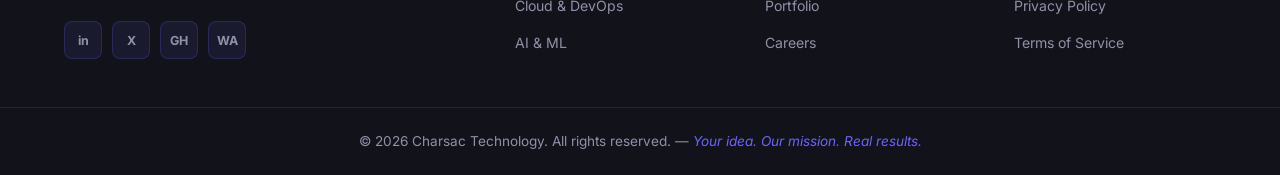
<file: services.html>
<!DOCTYPE html>
<html lang="en">
<head>
  <meta charset="UTF-8" />
  <meta name="viewport" content="width=device-width, initial-scale=1.0" />
  <title>Services | Charsac Technology</title>
  <link href="https://fonts.googleapis.com/css2?family=Inter:wght@300;400;500;600;700;800&display=swap" rel="stylesheet" />
  <link rel="stylesheet" href="style.css" />
</head>
<body>

  <!-- OFFCANVAS OVERLAY -->
  <div class="offcanvas-overlay" id="offcanvasOverlay"></div>

  <!-- OFFCANVAS PANEL -->
  <ul class="nav-links" id="navLinks">
    <button class="nav-close" id="navClose" aria-label="Close menu">&#10005;</button>
    <a href="index.html" class="nav-brand">
      <img src="assets/logoi.png" alt="Charsac Technology" class="logo-img">
    </a>
    <li><a href="about.html">About</a></li>
    <li><a href="services.html">Services</a></li>
    <li><a href="portfolio.html">Portfolio</a></li>
    <li><a href="index.html#testimonials">Reviews</a></li>
    <li><a href="index.html#contact" class="btn-nav">Contact Us</a></li>
  </ul>

  <!-- NAVBAR -->
  <nav class="navbar" id="navbar">
    <div class="container nav-container">
      <a href="index.html" class="logo">
        <img src="assets/logoi.png" alt="Charsac Technology" class="logo-img">
      </a>
      <div class="nav-desktop-links">
        <a href="about.html">About</a>
        <a href="services.html">Services</a>
        <a href="portfolio.html">Portfolio</a>
        <a href="index.html#testimonials">Reviews</a>
        <a href="index.html#contact" class="btn-nav">Contact Us</a>
      </div>
      <button class="hamburger" id="hamburger" aria-label="Toggle menu">
        <span></span><span></span><span></span>
      </button>
    </div>
  </nav>

  <!-- INNER HERO -->
  <section class="inner-hero">
    <div class="inner-hero-bg"></div>
    <div class="container inner-hero-content">
      <div class="breadcrumb">
        <a href="index.html">Home</a>
        <span class="bc-sep">/</span>
        <span class="bc-current">Services</span>
      </div>
      <p class="section-tag">&#9881; What We Do</p>
      <h1>End-to-End <span class="gradient-text">Software Services</span></h1>
      <p class="hero-desc">From a landing page to a full enterprise system, from a mobile app to an AI-powered platform &mdash; we handle the complete software lifecycle. You bring the idea. We engineer the rest.</p>
    </div>
  </section>

  <!-- SERVICES DETAILED -->
  <section class="section" style="background: var(--dark);">
    <div class="container">
      <div class="section-header">
        <p class="section-tag">Our Capabilities</p>
        <h2>Six Services. <span class="gradient-text">One Partner.</span></h2>
        <p class="section-sub">Every service we offer is designed to take your concept from idea to a live, thriving product &mdash; with us beside you at every step.</p>
      </div>

      <div class="service-detail-grid">

        <!-- Web Development -->
        <div class="service-detail-card">
          <span class="sd-icon">&#127760;</span>
          <h3>Web Development</h3>
          <p>We build modern, high-performance websites and web applications that work beautifully on every screen and browser. From a clean marketing website to a complex full-stack web platform with user authentication, dashboards, and real-time data &mdash; we cover it all.</p>
          <ul class="sd-features">
            <li>Corporate &amp; landing page websites</li>
            <li>Full-stack web applications (SaaS)</li>
            <li>E-commerce &amp; marketplace platforms</li>
            <li>Admin dashboards &amp; portals</li>
            <li>RESTful APIs &amp; GraphQL backends</li>
            <li>Progressive Web Apps (PWA)</li>
          </ul>
          <div class="sd-tag-row">
            <span class="sd-tag">React</span>
            <span class="sd-tag">Next.js</span>
            <span class="sd-tag">Vue.js</span>
            <span class="sd-tag">Node.js</span>
            <span class="sd-tag">Django</span>
            <span class="sd-tag">Laravel</span>
          </div>
        </div>

        <!-- Mobile App Development (featured) -->
        <div class="service-detail-card sdc-featured">
          <span class="sd-badge">Most Popular</span>
          <span class="sd-icon">&#128241;</span>
          <h3>Mobile App Development</h3>
          <p>We build cross-platform and native mobile applications for iOS and Android that deliver seamless, fast, and delightful experiences on every device. Whether your users need to browse products, book a flight, track a delivery, or manage their finances &mdash; we build mobile apps that they will actually use and love.</p>
          <ul class="sd-features">
            <li>Cross-platform apps (one codebase, two platforms)</li>
            <li>Native iOS &amp; Android development</li>
            <li>Customer-facing apps &amp; agent portals</li>
            <li>Offline-capable apps with local sync</li>
            <li>App Store &amp; Google Play submission</li>
            <li>Push notifications &amp; real-time updates</li>
            <li>In-app payments &amp; subscriptions</li>
            <li>Third-party API &amp; service integrations</li>
            <li>App performance monitoring &amp; analytics</li>
          </ul>
          <div class="sd-tag-row">
            <span class="sd-tag">React Native</span>
            <span class="sd-tag">Flutter</span>
            <span class="sd-tag">Swift</span>
            <span class="sd-tag">Kotlin</span>
            <span class="sd-tag">Expo</span>
          </div>
        </div>

        <!-- Cloud & DevOps -->
        <div class="service-detail-card">
          <span class="sd-icon">&#9729;</span>
          <h3>Cloud &amp; DevOps</h3>
          <p>Scalable cloud infrastructure, automated deployment pipelines, and DevOps best practices that keep your systems running fast, reliably, and cost-effectively &mdash; whether you are serving 100 users or 100,000.</p>
          <ul class="sd-features">
            <li>Cloud architecture &amp; setup (AWS, Azure, GCP)</li>
            <li>CI/CD pipeline automation</li>
            <li>Docker containerisation</li>
            <li>Kubernetes orchestration</li>
            <li>Performance monitoring &amp; uptime alerts</li>
            <li>Database setup, backup &amp; disaster recovery</li>
          </ul>
          <div class="sd-tag-row">
            <span class="sd-tag">AWS</span>
            <span class="sd-tag">Azure</span>
            <span class="sd-tag">GCP</span>
            <span class="sd-tag">Docker</span>
            <span class="sd-tag">Kubernetes</span>
          </div>
        </div>

        <!-- AI & Machine Learning -->
        <div class="service-detail-card">
          <span class="sd-icon">&#129302;</span>
          <h3>AI &amp; Machine Learning</h3>
          <p>Intelligent solutions that automate repetitive processes, generate actionable insights from your data, and create products that get smarter over time. We integrate AI directly into your existing systems or build AI-native products from scratch.</p>
          <ul class="sd-features">
            <li>AI-powered chatbots &amp; virtual assistants</li>
            <li>Predictive analytics &amp; forecasting</li>
            <li>Natural Language Processing (NLP)</li>
            <li>Recommendation engines</li>
            <li>Computer vision &amp; image recognition</li>
            <li>LLM integration (OpenAI, Claude, etc.)</li>
          </ul>
          <div class="sd-tag-row">
            <span class="sd-tag">Python</span>
            <span class="sd-tag">TensorFlow</span>
            <span class="sd-tag">OpenAI API</span>
            <span class="sd-tag">LangChain</span>
            <span class="sd-tag">FastAPI</span>
          </div>
        </div>

        <!-- Enterprise Software -->
        <div class="service-detail-card">
          <span class="sd-icon">&#128202;</span>
          <h3>Enterprise Software</h3>
          <p>Custom ERP systems, CRM platforms, internal tools, and enterprise-grade applications built specifically for your organisation&rsquo;s workflow &mdash; not off-the-shelf software you have to bend to fit your business.</p>
          <ul class="sd-features">
            <li>Custom ERP &amp; inventory systems</li>
            <li>CRM &amp; customer management platforms</li>
            <li>HR, payroll &amp; internal workflow tools</li>
            <li>Multi-role access control systems</li>
            <li>Legacy system modernisation</li>
            <li>Business intelligence dashboards</li>
          </ul>
          <div class="sd-tag-row">
            <span class="sd-tag">React</span>
            <span class="sd-tag">Node.js</span>
            <span class="sd-tag">PostgreSQL</span>
            <span class="sd-tag">Redis</span>
            <span class="sd-tag">MongoDB</span>
          </div>
        </div>

        <!-- Cybersecurity -->
        <div class="service-detail-card">
          <span class="sd-icon">&#128737;</span>
          <h3>Cybersecurity</h3>
          <p>Comprehensive security assessments, vulnerability audits, and hardened implementations to protect your data, your customers, and your digital assets. In a world of increasing cyber threats, security is not optional &mdash; it is foundational.</p>
          <ul class="sd-features">
            <li>Web application penetration testing</li>
            <li>Security code reviews &amp; audits</li>
            <li>GDPR &amp; data compliance consulting</li>
            <li>Authentication &amp; access control hardening</li>
            <li>API security &amp; rate limiting</li>
            <li>Incident response planning</li>
          </ul>
          <div class="sd-tag-row">
            <span class="sd-tag">OWASP</span>
            <span class="sd-tag">GDPR</span>
            <span class="sd-tag">ISO 27001</span>
            <span class="sd-tag">Burp Suite</span>
          </div>
        </div>

      </div>
    </div>
  </section>

  <!-- WHY CHOOSE CHARSAC -->
  <section class="section" style="background: var(--dark-2);">
    <div class="container">
      <div class="section-header">
        <p class="section-tag">Why Charsac</p>
        <h2>What Makes Us <span class="gradient-text">Different</span></h2>
        <p class="section-sub">There are many development agencies. Here is why founders and businesses choose Charsac Technology specifically.</p>
      </div>
      <div class="differentiators">
        <div class="diff-card">
          <span class="diff-icon">&#128161;</span>
          <h4>Idea Refinement First</h4>
          <p>We spend time understanding and sharpening your idea before writing a single line of code &mdash; so we build the right thing, not just something.</p>
        </div>
        <div class="diff-card">
          <span class="diff-icon">&#9889;</span>
          <h4>Agile &amp; Transparent</h4>
          <p>Weekly demos, clear timelines, and honest communication. You are never in the dark about where your product is or what comes next.</p>
        </div>
        <div class="diff-card">
          <span class="diff-icon">&#128222;</span>
          <h4>Dedicated Project Manager</h4>
          <p>One person who knows your project inside out and is your single point of contact from discovery all the way through to launch and beyond.</p>
        </div>
        <div class="diff-card">
          <span class="diff-icon">&#128295;</span>
          <h4>Post-Launch Support</h4>
          <p>We do not disappear after the handover. We monitor, maintain, fix bugs, and iterate with you as your product grows and evolves.</p>
        </div>
      </div>
    </div>
  </section>

  <!-- PROCESS -->
  <section class="process section" style="background: var(--dark);">
    <div class="container">
      <div class="section-header">
        <p class="section-tag">How We Work</p>
        <h2>From <span class="gradient-text">Idea to Reality</span></h2>
        <p class="section-sub">A proven, transparent process that keeps you in control and informed at every single stage.</p>
      </div>
      <div class="process-steps">
        <div class="process-step">
          <div class="step-num">01</div>
          <div class="step-icon">&#128161;</div>
          <h3>Discovery</h3>
          <p>We sit with you, listen deeply, and analyse your idea &mdash; refining it into a clear, actionable product roadmap.</p>
        </div>
        <div class="process-arrow">&#8594;</div>
        <div class="process-step">
          <div class="step-num">02</div>
          <div class="step-icon">&#127912;</div>
          <h3>Design</h3>
          <p>Wireframes, prototypes, and high-fidelity UI/UX designs crafted for your users and your brand, with your approval.</p>
        </div>
        <div class="process-arrow">&#8594;</div>
        <div class="process-step">
          <div class="step-num">03</div>
          <div class="step-icon">&#128187;</div>
          <h3>Development</h3>
          <p>Agile sprints with regular demos so you see progress and give feedback throughout the entire build process.</p>
        </div>
        <div class="process-arrow">&#8594;</div>
        <div class="process-step">
          <div class="step-num">04</div>
          <div class="step-icon">&#128640;</div>
          <h3>Launch &amp; Scale</h3>
          <p>We deploy, monitor, and grow your product &mdash; ensuring it stays secure, fast, and up-to-date after launch.</p>
        </div>
      </div>
    </div>
  </section>

  <!-- TECH STACK -->
  <section class="tech section" style="background: var(--dark-2);">
    <div class="container">
      <div class="section-header">
        <p class="section-tag">Technologies</p>
        <h2>Our <span class="gradient-text">Tech Stack</span></h2>
        <p class="section-sub">We choose the right tool for each job &mdash; proven, modern, and battle-tested technologies that build products which last.</p>
      </div>
      <div class="tech-categories">
        <div class="tech-category">
          <h4>Frontend</h4>
          <div class="tech-pills">
            <span>React</span><span>Next.js</span><span>Vue.js</span><span>TypeScript</span><span>Tailwind CSS</span>
          </div>
        </div>
        <div class="tech-category">
          <h4>Backend</h4>
          <div class="tech-pills">
            <span>Node.js</span><span>Python</span><span>Django</span><span>Laravel</span><span>Go</span>
          </div>
        </div>
        <div class="tech-category">
          <h4>Mobile</h4>
          <div class="tech-pills">
            <span>React Native</span><span>Flutter</span><span>Swift</span><span>Kotlin</span><span>Expo</span>
          </div>
        </div>
        <div class="tech-category">
          <h4>Database &amp; Cloud</h4>
          <div class="tech-pills">
            <span>PostgreSQL</span><span>MongoDB</span><span>Redis</span><span>AWS</span><span>Docker</span><span>Firebase</span>
          </div>
        </div>
      </div>
    </div>
  </section>

  <!-- CTA -->
  <section class="section" style="background: var(--dark);">
    <div class="container">
      <div class="cta-banner">
        <p class="section-tag">&#128640; Get Started</p>
        <h2>Not Sure Which Service <span class="gradient-text">You Need?</span></h2>
        <p class="cta-desc">That is completely fine &mdash; most of our clients aren&rsquo;t sure either when they first reach out. Tell us your idea or your problem, and we will figure out the right solution together. No jargon, no pressure.</p>
        <div class="btn-group">
          <a href="index.html#contact" class="btn btn-primary">&#128172; Let&rsquo;s Talk</a>
          <a href="portfolio.html" class="btn btn-outline">See What We&rsquo;ve Built</a>
        </div>
      </div>
    </div>
  </section>

  <!-- FOOTER -->
  <footer class="footer">
    <div class="container footer-grid">
      <div class="footer-brand">
        <a href="index.html" class="logo">
          <span class="logo-icon">&#9670;</span>
          Charsac<span class="accent">Tech</span>
        </a>
        <p>Your idea is our mission. We build software that empowers businesses to innovate, scale, and thrive in the digital era.</p>
        <div class="social-links">
          <a href="#" aria-label="LinkedIn">in</a>
          <a href="#" aria-label="Twitter">X</a>
          <a href="#" aria-label="GitHub">GH</a>
          <a href="https://wa.me/2348122656972" target="_blank" rel="noopener" aria-label="WhatsApp">WA</a>
        </div>
      </div>
      <div class="footer-col">
        <h4>Services</h4>
        <ul>
          <li><a href="services.html">Web Development</a></li>
          <li><a href="services.html">Mobile Apps</a></li>
          <li><a href="services.html">Cloud &amp; DevOps</a></li>
          <li><a href="services.html">AI &amp; ML</a></li>
        </ul>
      </div>
      <div class="footer-col">
        <h4>Company</h4>
        <ul>
          <li><a href="about.html">About Us</a></li>
          <li><a href="about.html#team">Our Team</a></li>
          <li><a href="portfolio.html">Portfolio</a></li>
          <li><a href="index.html#contact">Careers</a></li>
        </ul>
      </div>
      <div class="footer-col">
        <h4>Contact</h4>
        <ul>
          <li><a href="mailto:hello@charsactech.com">hello@charsactech.com</a></li>
          <li><a href="https://wa.me/2348122656972" target="_blank" rel="noopener">+234 812 265 6972</a></li>
          <li><a href="#">Privacy Policy</a></li>
          <li><a href="#">Terms of Service</a></li>
        </ul>
      </div>
    </div>
    <div class="footer-bottom">
      <p>&copy; 2026 Charsac Technology. All rights reserved. &mdash; <em>Your idea. Our mission. Real results.</em></p>
    </div>
  </footer>

  <script src="script.js"></script>
</body>
</html>
</file>
<file: style.css>
/* ========================================
   CHARSAC TECHNOLOGY — STYLESHEET v2
   ======================================== */

*, *::before, *::after {
  box-sizing: border-box;
  margin: 0;
  padding: 0;
}

:root {
  --primary: #6C63FF;
  --primary-dark: #5A52D5;
  --secondary: #00D4FF;
  --accent: #FF6B6B;
  --green: #00D464;
  --wa: #25D366;
  --dark: #0A0A0F;
  --dark-2: #12121A;
  --dark-3: #1A1A2E;
  --dark-4: #252540;
  --text: #E8E8F0;
  --text-muted: #9090A8;
  --border: rgba(108, 99, 255, 0.2);
  --gradient: linear-gradient(135deg, #6C63FF, #00D4FF);
  --shadow: 0 20px 60px rgba(108, 99, 255, 0.15);
  --radius: 16px;
  --radius-sm: 8px;
  --transition: 0.3s ease;
}

html {
  scroll-behavior: smooth;
  overflow-x: hidden;
}

body {
  font-family: 'Inter', -apple-system, BlinkMacSystemFont, sans-serif;
  background: var(--dark);
  color: var(--text);
  line-height: 1.7;
  overflow-x: hidden;
  width: 100%;
  max-width: 100vw;
}

.container {
  max-width: 1200px;
  margin: 0 auto;
  padding: 0 24px;
}

.section { padding: 100px 0; }

/* ======== TYPOGRAPHY ======== */
h1 { font-size: clamp(2.4rem, 5vw, 3.8rem); font-weight: 800; line-height: 1.15; }
h2 { font-size: clamp(2rem, 3.5vw, 2.8rem); font-weight: 700; line-height: 1.25; }
h3 { font-size: 1.3rem; font-weight: 600; }
h4 { font-size: 1rem; font-weight: 600; }

.gradient-text {
  background: var(--gradient);
  -webkit-background-clip: text;
  -webkit-text-fill-color: transparent;
  background-clip: text;
}

.section-tag {
  display: inline-block;
  background: rgba(108, 99, 255, 0.15);
  color: var(--primary);
  border: 1px solid var(--border);
  border-radius: 100px;
  padding: 6px 16px;
  font-size: 0.85rem;
  font-weight: 600;
  letter-spacing: 0.05em;
  text-transform: uppercase;
  margin-bottom: 16px;
}

.section-header {
  text-align: center;
  max-width: 620px;
  margin: 0 auto 64px;
}

.section-sub {
  color: var(--text-muted);
  margin-top: 12px;
  font-size: 1.05rem;
}

/* ======== BUTTONS ======== */
.btn {
  display: inline-flex;
  align-items: center;
  gap: 8px;
  padding: 14px 28px;
  border-radius: 100px;
  font-weight: 600;
  font-size: 0.95rem;
  text-decoration: none;
  cursor: pointer;
  border: none;
  transition: var(--transition);
  white-space: nowrap;
  font-family: inherit;
}

.btn-primary {
  background: var(--gradient);
  color: #fff;
  box-shadow: 0 8px 32px rgba(108, 99, 255, 0.35);
}

.btn-primary:hover {
  transform: translateY(-2px);
  box-shadow: 0 12px 40px rgba(108, 99, 255, 0.5);
}

.btn-outline {
  background: transparent;
  color: var(--text);
  border: 2px solid var(--border);
}

.btn-outline:hover {
  border-color: var(--primary);
  color: var(--primary);
  background: rgba(108, 99, 255, 0.08);
}

.btn-outline-sm {
  display: inline-flex;
  align-items: center;
  padding: 10px 22px;
  border-radius: 100px;
  font-weight: 600;
  font-size: 0.85rem;
  text-decoration: none;
  background: rgba(255, 255, 255, 0.1);
  color: #fff;
  border: 2px solid rgba(255, 255, 255, 0.4);
  backdrop-filter: blur(10px);
  transition: var(--transition);
}

.btn-outline-sm:hover {
  background: rgba(255, 255, 255, 0.2);
  border-color: #fff;
}

.btn-wa {
  background: var(--wa);
  color: #fff;
  box-shadow: 0 8px 24px rgba(37, 211, 102, 0.3);
}

.btn-wa:hover {
  transform: translateY(-2px);
  box-shadow: 0 12px 32px rgba(37, 211, 102, 0.5);
}

.btn-full { width: 100%; justify-content: center; }

/* ======== NAVBAR ======== */
.navbar {
  position: fixed;
  top: 0;
  left: 0;
  right: 0;
  z-index: 1000;
  padding: 20px 0;
  transition: var(--transition);
}

.navbar.scrolled {
  background: rgba(10, 10, 15, 0.92);
  backdrop-filter: blur(20px);
  padding: 14px 0;
  border-bottom: 1px solid var(--border);
}

.nav-container {
  display: flex;
  align-items: center;
  justify-content: space-between;
}

.logo {
  font-size: 1.4rem;
  font-weight: 800;
  color: var(--text);
  text-decoration: none;
  display: flex;
  align-items: center;
  gap: 8px;
}

.logo-icon { color: var(--primary); font-size: 1rem; }
.accent { color: var(--primary); }

/* Desktop nav links */
.nav-desktop-links {
  display: flex;
  align-items: center;
  gap: 4px;
}

.nav-desktop-links a {
  color: var(--text-muted);
  text-decoration: none;
  font-weight: 500;
  font-size: 0.9rem;
  padding: 8px 12px;
  border-radius: var(--radius-sm);
  transition: var(--transition);
}

.nav-desktop-links a:hover { color: var(--text); }

/* Offcanvas panel — always fixed, slides in on mobile */
.nav-links {
  position: fixed;
  top: 0;
  left: 0;
  width: 280px;
  height: 100vh;
  background: var(--dark-2);
  border-right: 1px solid var(--border);
  padding: 72px 24px 40px;
  list-style: none;
  display: flex;
  flex-direction: column;
  gap: 4px;
  z-index: 1200;
  transform: translateX(-100%);
  transition: transform 0.35s cubic-bezier(0.4, 0, 0.2, 1);
  overflow-y: auto;
  box-shadow: 8px 0 40px rgba(0, 0, 0, 0.5);
}

.nav-links.open {
  transform: translateX(0);
}

.nav-links a {
  color: var(--text-muted);
  text-decoration: none;
  font-weight: 500;
  font-size: 1rem;
  padding: 12px 16px;
  border-radius: var(--radius-sm);
  transition: var(--transition);
  display: block;
  border-bottom: 1px solid rgba(108, 99, 255, 0.08);
}

.nav-links a:hover { color: var(--text); background: rgba(108,99,255,0.07); }

.nav-links .btn-nav {
  margin-top: 12px;
  text-align: center;
  border-bottom: none !important;
  background: var(--gradient);
  color: #fff !important;
  border-radius: 100px !important;
  padding: 12px 20px !important;
  display: block;
}

/* Close X button inside panel */
.nav-close {
  position: absolute;
  top: 18px;
  right: 18px;
  width: 36px;
  height: 36px;
  background: var(--dark-4);
  border: 1px solid var(--border);
  border-radius: 50%;
  display: flex;
  align-items: center;
  justify-content: center;
  cursor: pointer;
  color: var(--text);
  font-size: 1rem;
  line-height: 1;
  transition: var(--transition);
  flex-shrink: 0;
}

.nav-close:hover {
  background: var(--accent);
  border-color: var(--accent);
  color: #fff;
}

/* Panel brand row */
.nav-brand {
  display: flex !important;
  align-items: center;
  gap: 8px;
  font-size: 1.2rem;
  font-weight: 800;
  color: var(--text) !important;
  text-decoration: none;
  margin-bottom: 12px;
  padding-bottom: 16px;
  border-bottom: 1px solid var(--border) !important;
  background: none !important;
}

.btn-nav {
  background: var(--gradient) !important;
  color: #fff !important;
  padding: 10px 20px !important;
  border-radius: 100px !important;
  font-size: 0.88rem !important;
}

.hamburger {
  display: none;
  flex-direction: column;
  gap: 5px;
  background: none;
  border: none;
  cursor: pointer;
  padding: 4px;
  z-index: 1300;
  position: relative;
}

.hamburger span {
  display: block;
  width: 24px;
  height: 2px;
  background: var(--text);
  border-radius: 2px;
  transition: var(--transition);
}

/* ======== OFFCANVAS OVERLAY ======== */
.offcanvas-overlay {
  display: none;
  position: fixed;
  inset: 0;
  background: rgba(0, 0, 0, 0.65);
  z-index: 1050;
  opacity: 0;
  transition: opacity 0.35s ease;
}

.offcanvas-overlay.active {
  display: block;
  opacity: 1;
}

/* ======== HERO ======== */
.hero {
  min-height: 100vh;
  display: flex;
  align-items: center;
  position: relative;
  overflow: hidden;
  padding-top: 80px;
  max-width: 100vw;
}

#heroCanvas {
  position: absolute;
  inset: 0;
  width: 100%;
  height: 100%;
  pointer-events: none;
  z-index: 0;
}

.hero-bg {
  position: absolute;
  inset: 0;
  background:
    radial-gradient(ellipse 70% 60% at 50% -5%, rgba(108, 99, 255, 0.28) 0%, transparent 60%),
    radial-gradient(ellipse 50% 50% at 85% 80%, rgba(0, 212, 255, 0.12) 0%, transparent 50%);
  z-index: 0;
}

.hero-bg::after {
  content: '';
  position: absolute;
  inset: 0;
  background-image:
    linear-gradient(rgba(108, 99, 255, 0.05) 1px, transparent 1px),
    linear-gradient(90deg, rgba(108, 99, 255, 0.05) 1px, transparent 1px);
  background-size: 60px 60px;
}

.hero-content {
  position: relative;
  z-index: 2;
  padding: 60px 24px;
  max-width: 700px;
}

.hero-tag {
  display: inline-flex;
  align-items: center;
  gap: 8px;
  background: rgba(108, 99, 255, 0.12);
  border: 1px solid var(--border);
  border-radius: 100px;
  padding: 8px 18px;
  font-size: 0.85rem;
  font-weight: 600;
  color: var(--primary);
  margin-bottom: 24px;
  letter-spacing: 0.05em;
  animation: fadeInDown 0.8s ease both;
}

.hero h1 {
  margin-bottom: 24px;
  animation: fadeInUp 0.8s ease 0.2s both;
  min-height: 2.4em;
}

/* Typewriter */
#typewriter {
  display: inline;
}

.cursor {
  display: inline-block;
  color: var(--primary);
  font-weight: 300;
  animation: blink 0.9s step-end infinite;
  margin-left: 2px;
}

@keyframes blink {
  0%, 100% { opacity: 1; }
  50% { opacity: 0; }
}

.hero-sub {
  font-size: 1.1rem;
  color: var(--text-muted);
  max-width: 560px;
  margin-bottom: 40px;
  animation: fadeInUp 0.8s ease 0.4s both;
}

.hero-cta {
  display: flex;
  gap: 16px;
  flex-wrap: wrap;
  margin-bottom: 60px;
  animation: fadeInUp 0.8s ease 0.6s both;
}

.hero-stats {
  display: flex;
  gap: 40px;
  flex-wrap: wrap;
  animation: fadeInUp 0.8s ease 0.8s both;
}

.stat span {
  display: block;
  font-size: 2.2rem;
  font-weight: 800;
  background: var(--gradient);
  -webkit-background-clip: text;
  -webkit-text-fill-color: transparent;
  background-clip: text;
}

.stat p {
  color: var(--text-muted);
  font-size: 0.85rem;
  margin-top: 4px;
}

/* ======== ROCKET SCENE ======== */
.rocket-scene {
  position: absolute;
  right: 6%;
  top: 50%;
  transform: translateY(-50%);
  width: 340px;
  height: 420px;
  z-index: 1;
  pointer-events: none;
}

.rocket-body {
  position: absolute;
  top: 50%;
  left: 50%;
  transform: translate(-50%, -50%) rotate(-45deg);
  font-size: 6rem;
  z-index: 4;
  animation: rocketFloat 3.5s ease-in-out infinite;
  filter: drop-shadow(0 0 20px rgba(108, 99, 255, 0.7));
}

@keyframes rocketFloat {
  0%, 100% { transform: translate(-50%, -50%) rotate(-45deg) translateY(0); }
  33%       { transform: translate(-50%, -50%) rotate(-45deg) translateY(-18px); }
  66%       { transform: translate(-50%, -50%) rotate(-45deg) translateY(-8px); }
}

.rocket-glow {
  position: absolute;
  top: 50%;
  left: 50%;
  transform: translate(-50%, -50%);
  width: 180px;
  height: 180px;
  background: radial-gradient(circle, rgba(108, 99, 255, 0.35) 0%, transparent 70%);
  border-radius: 50%;
  animation: glowPulse 2.5s ease-in-out infinite;
  z-index: 3;
}

@keyframes glowPulse {
  0%, 100% { transform: translate(-50%, -50%) scale(1); opacity: 0.8; }
  50%       { transform: translate(-50%, -50%) scale(1.3); opacity: 0.4; }
}

/* Rocket Trail */
.rocket-trail {
  position: absolute;
  top: 55%;
  left: 52%;
  transform: rotate(-45deg);
  display: flex;
  flex-direction: column;
  align-items: center;
  gap: 4px;
  z-index: 3;
}

.rocket-trail span {
  display: block;
  border-radius: 100px;
  background: var(--gradient);
  animation: trailFade 0.8s ease-in-out infinite alternate;
}

.rocket-trail span:nth-child(1) { width: 8px;  height: 18px; animation-delay: 0s;    opacity: 0.9; }
.rocket-trail span:nth-child(2) { width: 6px;  height: 14px; animation-delay: 0.1s; opacity: 0.7; }
.rocket-trail span:nth-child(3) { width: 5px;  height: 12px; animation-delay: 0.2s; opacity: 0.5; }
.rocket-trail span:nth-child(4) { width: 3px;  height: 8px;  animation-delay: 0.3s; opacity: 0.3; }
.rocket-trail span:nth-child(5) { width: 2px;  height: 5px;  animation-delay: 0.4s; opacity: 0.15; }

@keyframes trailFade {
  from { opacity: 0.9; transform: scaleX(1); }
  to   { opacity: 0.3; transform: scaleX(0.6); }
}

/* Orbit Rings */
.orbit-ring {
  position: absolute;
  top: 50%;
  left: 50%;
  border-radius: 50%;
  border: 1px solid var(--border);
  transform: translate(-50%, -50%);
}

.ring-1 {
  width: 220px;
  height: 220px;
  animation: spinRing 8s linear infinite;
}

.ring-2 {
  width: 310px;
  height: 310px;
  border-color: rgba(0, 212, 255, 0.12);
  animation: spinRing 14s linear infinite reverse;
}

@keyframes spinRing {
  from { transform: translate(-50%, -50%) rotate(0deg); }
  to   { transform: translate(-50%, -50%) rotate(360deg); }
}

/* Orbiting Dots */
.orbit-dot {
  position: absolute;
  width: 10px;
  height: 10px;
  border-radius: 50%;
  background: var(--gradient);
  box-shadow: 0 0 10px rgba(108, 99, 255, 0.8);
}

.dot-1 {
  top: calc(50% - 110px);
  left: 50%;
  transform-origin: 0 110px;
  animation: orbitDot 8s linear infinite;
}

.dot-2 {
  top: calc(50% - 155px);
  left: 50%;
  background: linear-gradient(135deg, #00D4FF, #6C63FF);
  box-shadow: 0 0 10px rgba(0, 212, 255, 0.8);
  transform-origin: 0 155px;
  animation: orbitDot 14s linear infinite reverse;
}

@keyframes orbitDot {
  from { transform: rotate(0deg) translateX(-5px); }
  to   { transform: rotate(360deg) translateX(-5px); }
}

/* Floating Code Tags */
.code-float {
  position: absolute;
  background: var(--dark-3);
  border: 1px solid var(--border);
  border-radius: var(--radius-sm);
  padding: 6px 12px;
  font-size: 0.78rem;
  font-weight: 700;
  color: var(--primary);
  font-family: 'Courier New', monospace;
  white-space: nowrap;
  z-index: 5;
}

.float-1 { top: 8%;  left: 5%;  animation: codeFloat 4s ease-in-out infinite; }
.float-2 { top: 22%; right: 2%; animation: codeFloat 5s ease-in-out infinite 0.5s; }
.float-3 { bottom: 30%; left: 0%; animation: codeFloat 4.5s ease-in-out infinite 1s; }
.float-4 { bottom: 12%; right: 8%; animation: codeFloat 3.8s ease-in-out infinite 1.5s; }

@keyframes codeFloat {
  0%, 100% { transform: translateY(0) rotate(-2deg); }
  50%       { transform: translateY(-12px) rotate(2deg); }
}

/* Scroll Indicator */
.scroll-indicator {
  position: absolute;
  bottom: 32px;
  left: 50%;
  transform: translateX(-50%);
  width: 26px;
  height: 42px;
  border: 2px solid var(--border);
  border-radius: 100px;
  display: flex;
  justify-content: center;
  padding-top: 8px;
  z-index: 2;
}

.scroll-dot {
  width: 4px;
  height: 8px;
  background: var(--primary);
  border-radius: 100px;
  animation: scrollBounce 1.8s infinite;
}

@keyframes scrollBounce {
  0%, 100% { transform: translateY(0); opacity: 1; }
  50%       { transform: translateY(10px); opacity: 0.4; }
}

/* ======== HERO FADE KEYFRAMES ======== */
@keyframes fadeInDown {
  from { opacity: 0; transform: translateY(-20px); }
  to   { opacity: 1; transform: translateY(0); }
}

@keyframes fadeInUp {
  from { opacity: 0; transform: translateY(24px); }
  to   { opacity: 1; transform: translateY(0); }
}

/* ======== MISSION BANNER ======== */
.mission {
  background: linear-gradient(135deg, #0D0D1A 0%, #130F2E 50%, #0A1520 100%);
  border-top: 1px solid var(--border);
  border-bottom: 1px solid var(--border);
  padding: 80px 0;
  position: relative;
  overflow: hidden;
  text-align: center;
}

.mission::before {
  content: '';
  position: absolute;
  top: -50%;
  left: 50%;
  transform: translateX(-50%);
  width: 600px;
  height: 400px;
  background: radial-gradient(ellipse, rgba(108, 99, 255, 0.18) 0%, transparent 70%);
  pointer-events: none;
}

.mission-particles {
  position: absolute;
  inset: 0;
  overflow: hidden;
  pointer-events: none;
}

.mission-particles span {
  position: absolute;
  width: 3px;
  height: 3px;
  background: var(--primary);
  border-radius: 50%;
  opacity: 0.4;
  animation: particleDrift 6s linear infinite;
}

.mission-particles span:nth-child(1) { left: 10%; top: 30%; animation-duration: 7s; animation-delay: 0s; }
.mission-particles span:nth-child(2) { left: 25%; top: 70%; animation-duration: 5s; animation-delay: 1s; }
.mission-particles span:nth-child(3) { left: 45%; top: 20%; animation-duration: 8s; animation-delay: 0.5s; width: 4px; height: 4px; }
.mission-particles span:nth-child(4) { left: 65%; top: 60%; animation-duration: 6s; animation-delay: 2s; }
.mission-particles span:nth-child(5) { left: 80%; top: 40%; animation-duration: 7s; animation-delay: 1.5s; }
.mission-particles span:nth-child(6) { left: 90%; top: 80%; animation-duration: 5s; animation-delay: 0.2s; background: var(--secondary); }
.mission-particles span:nth-child(7) { left: 5%;  top: 80%; animation-duration: 9s; animation-delay: 0.8s; background: var(--secondary); }
.mission-particles span:nth-child(8) { left: 55%; top: 85%; animation-duration: 6s; animation-delay: 3s; }

@keyframes particleDrift {
  0%   { transform: translateY(0) scale(1); opacity: 0.4; }
  50%  { opacity: 0.8; transform: translateY(-30px) scale(1.5); }
  100% { transform: translateY(-60px) scale(1); opacity: 0; }
}

.mission-content {
  position: relative;
  z-index: 1;
  display: flex;
  flex-direction: column;
  align-items: center;
  gap: 32px;
}

.mission-icon-wrap {
  position: relative;
  display: inline-flex;
  align-items: center;
  justify-content: center;
}

.mission-bulb {
  font-size: 4rem;
  filter: drop-shadow(0 0 20px rgba(255, 200, 0, 0.5));
  animation: bulbPop 2.5s ease-in-out infinite;
  display: block;
}

.mission-pulse {
  position: absolute;
  inset: -16px;
  border-radius: 50%;
  border: 2px solid rgba(255, 200, 0, 0.2);
  animation: pulsePing 2s ease-out infinite;
}

@keyframes bulbPop {
  0%, 100% { transform: scale(1); filter: drop-shadow(0 0 16px rgba(255, 200, 0, 0.5)); }
  50%       { transform: scale(1.1); filter: drop-shadow(0 0 30px rgba(255, 200, 0, 0.8)); }
}

@keyframes pulsePing {
  0%   { transform: scale(0.8); opacity: 1; }
  100% { transform: scale(1.8); opacity: 0; }
}

.mission-text h2 {
  font-size: clamp(1.8rem, 4vw, 2.8rem);
  margin-bottom: 16px;
}

.mission-text p {
  color: var(--text-muted);
  font-size: 1.05rem;
  max-width: 680px;
  margin: 0 auto 32px;
}

.mission-text strong { color: var(--text); }

.mission-pillars {
  display: flex;
  align-items: center;
  justify-content: center;
  gap: 12px;
  flex-wrap: wrap;
  margin-top: 8px;
}

.pillar {
  display: flex;
  align-items: center;
  gap: 8px;
  background: rgba(108, 99, 255, 0.1);
  border: 1px solid var(--border);
  border-radius: 100px;
  padding: 10px 20px;
  font-weight: 600;
  font-size: 0.9rem;
  transition: var(--transition);
}

.pillar:hover {
  background: rgba(108, 99, 255, 0.2);
  border-color: var(--primary);
  transform: translateY(-3px);
}

.pillar span { font-size: 1.1rem; }

.pillar-arrow {
  color: var(--primary);
  font-size: 1.1rem;
  opacity: 0.6;
}

/* ======== ABOUT ======== */
.about { background: var(--dark-2); }

.about-grid {
  display: grid;
  grid-template-columns: 1fr 1fr;
  gap: 80px;
  align-items: center;
}

.about-visual {
  position: relative;
  height: 440px;
}

.about-blob {
  position: absolute;
  width: 320px;
  height: 320px;
  background: radial-gradient(circle, rgba(108, 99, 255, 0.15) 0%, transparent 70%);
  border-radius: 50%;
  top: 50%;
  left: 50%;
  transform: translate(-50%, -50%);
  animation: glowPulse 4s ease-in-out infinite;
}

.about-card {
  position: absolute;
  background: var(--dark-3);
  border: 1px solid var(--border);
  border-radius: var(--radius);
  padding: 18px 22px;
  display: flex;
  align-items: center;
  gap: 12px;
  font-weight: 600;
  font-size: 0.9rem;
  box-shadow: var(--shadow);
  white-space: nowrap;
  animation: float 4s ease-in-out infinite;
}

.card-1 { top: 8%;  left: 0;    animation-delay: 0s; }
.card-2 { top: 35%; right: -5px; animation-delay: 0.7s; }
.card-3 { bottom: 20%; left: 8%;  animation-delay: 1.4s; }
.card-4 { bottom: 5%;  right: 0;  animation-delay: 2.1s; }

.card-icon { font-size: 1.4rem; }

@keyframes float {
  0%, 100% { transform: translateY(0); }
  50%       { transform: translateY(-10px); }
}

.about-text .section-tag { margin-bottom: 16px; }
.about-text h2 { margin-bottom: 20px; }
.about-text p { color: var(--text-muted); margin-bottom: 16px; }

.about-values {
  display: grid;
  grid-template-columns: 1fr 1fr;
  gap: 12px;
  margin: 28px 0 36px;
}

.value-item {
  display: flex;
  align-items: center;
  gap: 10px;
  font-size: 0.88rem;
  font-weight: 500;
}

.check { color: var(--primary); font-weight: 700; font-size: 1rem; }

/* ======== SERVICES ======== */
.services { background: var(--dark); }

.services-grid {
  display: grid;
  grid-template-columns: repeat(3, 1fr);
  gap: 24px;
}

.service-card {
  background: var(--dark-3);
  border: 1px solid var(--border);
  border-radius: var(--radius);
  padding: 36px 28px;
  transition: var(--transition);
  position: relative;
  overflow: hidden;
}

.service-card::before {
  content: '';
  position: absolute;
  top: 0; left: 0; right: 0;
  height: 2px;
  background: var(--gradient);
  transform: scaleX(0);
  transition: var(--transition);
}

.service-card:hover { transform: translateY(-6px); border-color: var(--primary); }
.service-card:hover::before { transform: scaleX(1); }

.service-card.featured {
  background: linear-gradient(135deg, rgba(108, 99, 255, 0.12), rgba(0, 212, 255, 0.08));
  border-color: var(--primary);
}

.service-card.featured::before { transform: scaleX(1); }

.featured-badge {
  position: absolute;
  top: 16px; right: 16px;
  background: var(--gradient);
  color: #fff;
  font-size: 0.7rem;
  font-weight: 700;
  padding: 4px 12px;
  border-radius: 100px;
  letter-spacing: 0.05em;
  text-transform: uppercase;
}

.service-icon { font-size: 2.2rem; margin-bottom: 18px; }
.service-card h3 { margin-bottom: 12px; }
.service-card p { color: var(--text-muted); font-size: 0.9rem; margin-bottom: 18px; }

.service-card ul { list-style: none; display: flex; flex-direction: column; gap: 6px; }

.service-card ul li {
  color: var(--text-muted);
  font-size: 0.85rem;
  display: flex;
  align-items: center;
  gap: 8px;
}

.service-card ul li::before { content: '→'; color: var(--primary); font-weight: 700; }

/* ======== TECH STACK ======== */
.tech { background: var(--dark-2); }

.tech-categories {
  display: grid;
  grid-template-columns: repeat(2, 1fr);
  gap: 32px;
}

.tech-category {
  background: var(--dark-3);
  border: 1px solid var(--border);
  border-radius: var(--radius);
  padding: 28px;
  transition: var(--transition);
}

.tech-category:hover { border-color: var(--primary); }

.tech-category h4 {
  color: var(--text-muted);
  text-transform: uppercase;
  letter-spacing: 0.1em;
  font-size: 0.8rem;
  margin-bottom: 16px;
}

.tech-pills { display: flex; flex-wrap: wrap; gap: 10px; }

.tech-pills span {
  background: rgba(108, 99, 255, 0.1);
  border: 1px solid var(--border);
  color: var(--text);
  padding: 6px 16px;
  border-radius: 100px;
  font-size: 0.88rem;
  font-weight: 500;
  transition: var(--transition);
  cursor: default;
}

.tech-pills span:hover {
  background: rgba(108, 99, 255, 0.25);
  border-color: var(--primary);
  color: var(--primary);
  transform: translateY(-2px);
}

/* ======== PORTFOLIO ======== */
.portfolio { background: var(--dark); }

.portfolio-grid {
  display: grid;
  grid-template-columns: repeat(3, 1fr);
  gap: 28px;
}

.portfolio-card {
  background: var(--dark-3);
  border: 1px solid var(--border);
  border-radius: var(--radius);
  overflow: hidden;
  transition: var(--transition);
}

.portfolio-card:hover { transform: translateY(-6px); box-shadow: var(--shadow); }

.portfolio-img {
  height: 200px;
  position: relative;
  display: flex;
  align-items: center;
  justify-content: center;
  overflow: hidden;
}

.portfolio-emoji { font-size: 4rem; opacity: 0.6; }

.portfolio-overlay {
  position: absolute;
  inset: 0;
  background: rgba(0, 0, 0, 0.55);
  display: flex;
  align-items: center;
  justify-content: center;
  opacity: 0;
  transition: var(--transition);
}

.portfolio-card:hover .portfolio-overlay { opacity: 1; }

.portfolio-info { padding: 24px; }

.portfolio-tag {
  background: rgba(108, 99, 255, 0.12);
  color: var(--primary);
  border: 1px solid var(--border);
  border-radius: 100px;
  padding: 3px 12px;
  font-size: 0.78rem;
  font-weight: 600;
  text-transform: uppercase;
  letter-spacing: 0.05em;
}

.portfolio-info h3 { margin: 12px 0 8px; }
.portfolio-info p { color: var(--text-muted); font-size: 0.9rem; }

/* ======== TEAM / CEO ======== */
.team { background: var(--dark-2); }

.ceo-spotlight {
  display: grid;
  grid-template-columns: 300px 1fr;
  gap: 60px;
  align-items: start;
  background: var(--dark-3);
  border: 1px solid var(--border);
  border-radius: var(--radius);
  padding: 48px;
  margin-bottom: 64px;
  position: relative;
  overflow: hidden;
}

.ceo-spotlight::before {
  content: '';
  position: absolute;
  top: 0; left: 0; right: 0;
  height: 3px;
  background: var(--gradient);
}

.ceo-image-wrap {
  display: flex;
  flex-direction: column;
  align-items: center;
  gap: 20px;
}

.ceo-photo {
  position: relative;
  width: 220px;
}

.photo-placeholder {
  width: 220px;
  height: 260px;
  border: 2px dashed var(--border);
  border-radius: var(--radius);
  display: flex;
  flex-direction: column;
  align-items: center;
  justify-content: center;
  gap: 10px;
  background: var(--dark-4);
  color: var(--text-muted);
  text-align: center;
  padding: 16px;
  cursor: pointer;
  transition: var(--transition);
}

.photo-placeholder:hover {
  border-color: var(--primary);
  background: rgba(108, 99, 255, 0.06);
}

/* When a real image is added, replace the placeholder div with:
   <img src="your-photo.jpg" alt="CEO Name" style="width:220px;height:260px;object-fit:cover;border-radius:16px;" />
*/

.photo-icon { font-size: 2.5rem; }
.photo-placeholder p { font-size: 0.85rem; font-weight: 600; }
.photo-placeholder small { font-size: 0.75rem; color: rgba(144,144,168,0.6); }

.ceo-status {
  display: flex;
  align-items: center;
  gap: 8px;
  font-size: 0.82rem;
  font-weight: 600;
  color: var(--green);
  background: rgba(0, 212, 100, 0.08);
  border: 1px solid rgba(0, 212, 100, 0.2);
  border-radius: 100px;
  padding: 6px 14px;
}

.status-dot {
  width: 8px;
  height: 8px;
  background: var(--green);
  border-radius: 50%;
  animation: statusPulse 2s ease-in-out infinite;
}

@keyframes statusPulse {
  0%, 100% { box-shadow: 0 0 0 0 rgba(0, 212, 100, 0.4); }
  50%       { box-shadow: 0 0 0 6px rgba(0, 212, 100, 0); }
}

.ceo-social {
  display: flex;
  gap: 10px;
}

.ceo-social a {
  width: 36px;
  height: 36px;
  background: var(--dark-4);
  border: 1px solid var(--border);
  border-radius: var(--radius-sm);
  display: flex;
  align-items: center;
  justify-content: center;
  color: var(--text-muted);
  text-decoration: none;
  font-size: 0.8rem;
  font-weight: 700;
  transition: var(--transition);
}

.ceo-social a:hover {
  background: var(--primary);
  border-color: var(--primary);
  color: #fff;
}

.ceo-badge {
  display: inline-block;
  background: var(--gradient);
  color: #fff;
  font-size: 0.8rem;
  font-weight: 700;
  padding: 5px 16px;
  border-radius: 100px;
  margin-bottom: 12px;
}

.ceo-text h2 { margin-bottom: 6px; font-size: clamp(1.8rem, 3vw, 2.4rem); }
.ceo-title { color: var(--primary); font-weight: 600; margin-bottom: 20px; font-size: 0.95rem; }
.ceo-text p { color: var(--text-muted); margin-bottom: 16px; }
.ceo-text em { color: var(--text); font-style: italic; }

.ceo-skills {
  display: flex;
  flex-wrap: wrap;
  gap: 8px;
  margin-top: 24px;
}

.ceo-skills span {
  background: rgba(108, 99, 255, 0.1);
  border: 1px solid var(--border);
  color: var(--text);
  padding: 5px 14px;
  border-radius: 100px;
  font-size: 0.82rem;
  font-weight: 500;
}

/* Collaborators */
.collab-title { text-align: center; margin-bottom: 8px; font-size: 1.6rem; }
.collab-sub { text-align: center; color: var(--text-muted); margin-bottom: 40px; }

.collab-grid {
  display: grid;
  grid-template-columns: repeat(4, 1fr);
  gap: 24px;
}

.collab-card {
  background: var(--dark-3);
  border: 1px solid var(--border);
  border-radius: var(--radius);
  padding: 32px 24px;
  text-align: center;
  transition: var(--transition);
}

.collab-card:hover { transform: translateY(-5px); border-color: var(--primary); box-shadow: var(--shadow); }

.collab-photo { margin: 0 auto 20px; width: 100px; }

.collab-placeholder {
  width: 100px;
  height: 100px;
  border: 2px dashed var(--border);
  border-radius: 50%;
  display: flex;
  flex-direction: column;
  align-items: center;
  justify-content: center;
  background: var(--dark-4);
  color: var(--text-muted);
  cursor: pointer;
  transition: var(--transition);
  gap: 4px;
}

.collab-placeholder:hover { border-color: var(--primary); }
.collab-placeholder span { font-size: 2rem; }
.collab-placeholder p { font-size: 0.6rem; text-align: center; }

/* For real image: replace with <img src="..." style="width:100px;height:100px;border-radius:50%;object-fit:cover;" /> */

.collab-card h4 { margin-bottom: 4px; }
.collab-role { color: var(--primary); font-size: 0.85rem; font-weight: 600; margin-bottom: 12px; }
.collab-bio { color: var(--text-muted); font-size: 0.88rem; }

.join-team {
  text-align: center;
  margin-top: 36px;
  padding: 20px;
  background: rgba(108, 99, 255, 0.06);
  border: 1px dashed var(--border);
  border-radius: var(--radius);
}

.join-team p { color: var(--text-muted); }
.join-team a { color: var(--primary); font-weight: 600; text-decoration: none; }
.join-team a:hover { text-decoration: underline; }

/* ======== PROCESS ======== */
.process { background: var(--dark); }

.process-steps {
  display: flex;
  align-items: flex-start;
  gap: 16px;
  flex-wrap: wrap;
  justify-content: center;
}

.process-step {
  flex: 1;
  min-width: 190px;
  max-width: 230px;
  text-align: center;
  padding: 32px 20px;
  background: var(--dark-3);
  border: 1px solid var(--border);
  border-radius: var(--radius);
  transition: var(--transition);
}

.process-step:hover { border-color: var(--primary); transform: translateY(-6px); box-shadow: var(--shadow); }

.step-num {
  font-size: 2.2rem;
  font-weight: 800;
  background: var(--gradient);
  -webkit-background-clip: text;
  -webkit-text-fill-color: transparent;
  background-clip: text;
  margin-bottom: 8px;
}

.step-icon { font-size: 1.8rem; margin-bottom: 12px; }
.process-step h3 { margin-bottom: 8px; }
.process-step p { color: var(--text-muted); font-size: 0.88rem; }

.process-arrow {
  font-size: 1.5rem;
  color: var(--primary);
  margin-top: 60px;
  opacity: 0.5;
  flex-shrink: 0;
}

/* ======== TESTIMONIALS ======== */
.testimonials { background: var(--dark-2); }

.testimonials-wrapper {
  position: relative;
  overflow: hidden;
  border-radius: var(--radius);
}

.testimonials-track {
  display: flex;
  transition: transform 0.55s cubic-bezier(0.4, 0, 0.2, 1);
  will-change: transform;
}

.testimonial-slide {
  flex: 0 0 100%;
  padding: 8px 4px;
}

.testimonial-card {
  background: var(--dark-3);
  border: 1px solid var(--border);
  border-radius: var(--radius);
  padding: 44px 48px;
  position: relative;
  overflow: hidden;
}

.testimonial-card::before {
  content: '\201C';
  position: absolute;
  top: -10px;
  left: 32px;
  font-size: 8rem;
  font-family: Georgia, serif;
  background: var(--gradient);
  -webkit-background-clip: text;
  -webkit-text-fill-color: transparent;
  background-clip: text;
  opacity: 0.25;
  line-height: 1;
  pointer-events: none;
}

.stars {
  color: #FFB800;
  font-size: 1.2rem;
  letter-spacing: 2px;
  margin-bottom: 20px;
}

.testimonial-quote {
  font-size: 1.1rem;
  color: var(--text);
  line-height: 1.8;
  font-style: italic;
  margin-bottom: 28px;
  max-width: 720px;
}

.testimonial-author {
  display: flex;
  align-items: center;
  gap: 16px;
}

.author-avatar {
  width: 52px;
  height: 52px;
  border-radius: 50%;
  display: flex;
  align-items: center;
  justify-content: center;
  font-weight: 800;
  font-size: 1.1rem;
  color: #fff;
  flex-shrink: 0;
}

.testimonial-author strong { display: block; font-size: 1rem; margin-bottom: 2px; }
.testimonial-author p { color: var(--text-muted); font-size: 0.88rem; }

/* Slider buttons */
.slider-btn {
  position: absolute;
  top: 50%;
  transform: translateY(-50%);
  width: 44px;
  height: 44px;
  background: var(--dark-4);
  border: 1px solid var(--border);
  border-radius: 50%;
  color: var(--text);
  font-size: 1.1rem;
  cursor: pointer;
  z-index: 10;
  transition: var(--transition);
  display: flex;
  align-items: center;
  justify-content: center;
}

.slider-btn:hover {
  background: var(--primary);
  border-color: var(--primary);
  color: #fff;
}

.prev-btn { left: 8px; }
.next-btn { right: 8px; }

/* Dots */
.slider-dots {
  display: flex;
  justify-content: center;
  gap: 10px;
  margin-top: 28px;
}

.slider-dots .dot {
  width: 10px;
  height: 10px;
  border-radius: 50%;
  background: var(--dark-4);
  border: 1px solid var(--border);
  cursor: pointer;
  transition: var(--transition);
  padding: 0;
}

.slider-dots .dot.active {
  background: var(--primary);
  border-color: var(--primary);
  width: 28px;
  border-radius: 100px;
}

/* ======== CONTACT ======== */
.contact { background: var(--dark); }

.contact-grid {
  display: grid;
  grid-template-columns: 1fr 1.3fr;
  gap: 80px;
  align-items: start;
}

.contact-info .section-tag { margin-bottom: 16px; }
.contact-info h2 { margin-bottom: 16px; }
.contact-info > p { color: var(--text-muted); margin-bottom: 40px; }

.contact-details { display: flex; flex-direction: column; gap: 24px; margin-bottom: 40px; }

.contact-item {
  display: flex;
  align-items: flex-start;
  gap: 16px;
}

.contact-icon {
  font-size: 1.3rem;
  width: 46px;
  height: 46px;
  background: rgba(108, 99, 255, 0.1);
  border: 1px solid var(--border);
  border-radius: var(--radius-sm);
  display: flex;
  align-items: center;
  justify-content: center;
  flex-shrink: 0;
}

.contact-item strong { display: block; font-size: 0.88rem; margin-bottom: 4px; }
.contact-item p { color: var(--text-muted); font-size: 0.88rem; }

.wa-direct p { color: var(--text-muted); font-size: 0.88rem; margin-bottom: 12px; }

/* Form */
.contact-form {
  background: var(--dark-3);
  border: 1px solid var(--border);
  border-radius: var(--radius);
  padding: 40px;
}

.form-row {
  display: grid;
  grid-template-columns: 1fr 1fr;
  gap: 16px;
}

.form-group {
  display: flex;
  flex-direction: column;
  gap: 8px;
  margin-bottom: 20px;
}

.form-group label {
  font-size: 0.88rem;
  font-weight: 600;
  color: var(--text-muted);
}

.form-group input,
.form-group select,
.form-group textarea {
  background: var(--dark-4);
  border: 1px solid var(--border);
  border-radius: var(--radius-sm);
  padding: 12px 16px;
  color: var(--text);
  font-family: inherit;
  font-size: 0.95rem;
  outline: none;
  transition: var(--transition);
  width: 100%;
}

.form-group input::placeholder,
.form-group textarea::placeholder { color: var(--text-muted); }

.form-group input:focus,
.form-group select:focus,
.form-group textarea:focus {
  border-color: var(--primary);
  background: rgba(108, 99, 255, 0.05);
}

.form-group select option { background: var(--dark-3); }
.form-group textarea { resize: vertical; }

.form-note {
  text-align: center;
  color: var(--text-muted);
  font-size: 0.8rem;
  margin-top: 12px;
}

.form-success {
  display: none;
  margin-top: 16px;
  padding: 14px;
  background: rgba(37, 211, 102, 0.1);
  border: 1px solid rgba(37, 211, 102, 0.3);
  border-radius: var(--radius-sm);
  color: var(--wa);
  font-size: 0.9rem;
  text-align: center;
  font-weight: 600;
}

/* ======== FOOTER ======== */
.footer {
  background: var(--dark-2);
  border-top: 1px solid var(--border);
  padding: 64px 0 0;
}

.footer-grid {
  display: grid;
  grid-template-columns: 2fr 1fr 1fr 1fr;
  gap: 48px;
  padding-bottom: 48px;
}

.footer-brand .logo { margin-bottom: 16px; display: inline-flex; }
.footer-brand p { color: var(--text-muted); font-size: 0.88rem; max-width: 280px; margin-bottom: 24px; }

.social-links { display: flex; gap: 10px; }

.social-links a {
  width: 38px;
  height: 38px;
  background: var(--dark-3);
  border: 1px solid var(--border);
  border-radius: var(--radius-sm);
  display: flex;
  align-items: center;
  justify-content: center;
  color: var(--text-muted);
  text-decoration: none;
  font-size: 0.78rem;
  font-weight: 700;
  transition: var(--transition);
}

.social-links a:hover {
  background: var(--primary);
  border-color: var(--primary);
  color: #fff;
}

.footer-col h4 { color: var(--text); margin-bottom: 20px; font-size: 0.95rem; }
.footer-col ul { list-style: none; display: flex; flex-direction: column; gap: 10px; }

.footer-col a {
  color: var(--text-muted);
  text-decoration: none;
  font-size: 0.88rem;
  transition: var(--transition);
}

.footer-col a:hover { color: var(--primary); }

.footer-bottom {
  border-top: 1px solid var(--border);
  padding: 22px 24px;
  text-align: center;
}

.footer-bottom p { color: var(--text-muted); font-size: 0.85rem; }
.footer-bottom em { color: var(--primary); }

/* ======== RESPONSIVE ======== */
@media (max-width: 1100px) {
  .rocket-scene {
    right: -4%;
    width: 260px;
    height: 320px;
    opacity: 0.55;
  }
  .rocket-body { font-size: 4.5rem; }
  .hero-content { max-width: 100%; }
  .services-grid { grid-template-columns: repeat(2, 1fr); }
  .ceo-spotlight { grid-template-columns: 1fr; gap: 32px; }
  .ceo-image-wrap { flex-direction: row; align-items: flex-start; gap: 24px; }
}

@media (max-width: 768px) {
  .section { padding: 72px 0; }

  .nav-desktop-links { display: none; }
  .hamburger { display: flex; }

  .rocket-scene {
    right: 50%;
    top: auto;
    bottom: 80px;
    transform: translateX(50%);
    width: 200px;
    height: 200px;
    opacity: 0.4;
    z-index: 0;
  }
  .rocket-body { font-size: 3.5rem; }
  .rocket-glow { width: 120px; height: 120px; }
  .nav-container { position: relative; }

  .hero-stats { gap: 28px; }

  .about-grid { grid-template-columns: 1fr; }
  .about-visual { display: none; }

  .services-grid { grid-template-columns: 1fr; }
  .portfolio-grid { grid-template-columns: 1fr; }
  .tech-categories { grid-template-columns: 1fr; }
  .values-grid { grid-template-columns: 1fr; }

  .ceo-spotlight { padding: 28px 20px; }
  .ceo-image-wrap { flex-direction: column; align-items: center; }

  .contact-grid { grid-template-columns: 1fr; gap: 48px; }
  .contact-form { padding: 28px 20px; }
  .form-row { grid-template-columns: 1fr; }

  .footer-grid { grid-template-columns: 1fr 1fr; gap: 32px; }

  .process-arrow { display: none; }
  .process-steps { flex-direction: column; align-items: center; }
  .process-step { max-width: 100%; width: 100%; }

  .testimonial-card { padding: 28px 24px; }
  .testimonial-quote { font-size: 0.98rem; }

  .mission-pillars { gap: 8px; }
  .pillar { padding: 8px 14px; font-size: 0.82rem; }
}

@media (max-width: 480px) {
  .hero-cta { flex-direction: column; }
  .footer-grid { grid-template-columns: 1fr; }
  .about-values { grid-template-columns: 1fr; }
  .mission-text p { font-size: 0.95rem; }
  .slider-btn { width: 36px; height: 36px; }
  .prev-btn { left: 4px; }
  .next-btn { right: 4px; }
}

/* ========================================
   LOGO IMAGE
   ======================================== */

.logo-img {
  height: 96px;
  width: auto;
  max-width: 300px;
  display: block;
}

/* CEO real photo */
.ceo-real-img {
  width: 220px;
  height: 280px;
  object-fit: cover;
  object-position: center top;
  border-radius: var(--radius);
  display: block;
  border: 1px solid var(--border);
}

/* Collaborator — real photo */
.collab-real-img {
  width: 100px;
  height: 100px;
  border-radius: 50%;
  object-fit: cover;
  object-position: center top;
  display: block;
  margin: 0 auto;
  border: 2px solid var(--border);
}

/* Collaborator — SVG avatar */
.collab-svg {
  width: 100px;
  height: 100px;
  border-radius: 50%;
  display: block;
  margin: 0 auto;
}

/* ========================================
   INNER PAGES — SHARED STYLES
   ======================================== */

.inner-hero {
  min-height: 360px;
  padding: 140px 0 80px;
  position: relative;
  overflow: hidden;
  display: flex;
  align-items: center;
}

.inner-hero-bg {
  position: absolute;
  inset: 0;
  background:
    radial-gradient(ellipse 80% 60% at 30% -10%, rgba(108,99,255,0.22) 0%, transparent 60%),
    radial-gradient(ellipse 50% 50% at 80% 110%, rgba(0,212,255,0.10) 0%, transparent 50%);
  z-index: 0;
}

.inner-hero-bg::after {
  content: '';
  position: absolute;
  inset: 0;
  background-image:
    linear-gradient(rgba(108,99,255,0.04) 1px, transparent 1px),
    linear-gradient(90deg, rgba(108,99,255,0.04) 1px, transparent 1px);
  background-size: 60px 60px;
}

.inner-hero-content {
  position: relative;
  z-index: 1;
}

.breadcrumb {
  display: flex;
  align-items: center;
  gap: 8px;
  font-size: 0.85rem;
  color: var(--text-muted);
  margin-bottom: 20px;
}

.breadcrumb a {
  color: var(--text-muted);
  text-decoration: none;
  transition: var(--transition);
}

.breadcrumb a:hover { color: var(--primary); }
.breadcrumb .bc-sep { opacity: 0.4; }
.breadcrumb .bc-current { color: var(--primary); }

.inner-hero .section-tag { margin-bottom: 16px; }
.inner-hero h1 { margin-bottom: 20px; }
.inner-hero .hero-desc { color: var(--text-muted); font-size: 1.1rem; max-width: 640px; line-height: 1.75; }

/* ========================================
   WHY DIGITAL SYSTEMS MATTER
   ======================================== */

.why-digital {
  background: linear-gradient(135deg, #0D0D1A 0%, #130F2E 50%, #0A1520 100%);
  border-top: 1px solid var(--border);
  border-bottom: 1px solid var(--border);
  padding: 100px 0;
}

.wd-impact {
  display: grid;
  grid-template-columns: repeat(4, 1fr);
  gap: 20px;
  margin-bottom: 64px;
}

.wd-impact-stat {
  text-align: center;
  padding: 28px 16px;
  background: rgba(108,99,255,0.07);
  border: 1px solid var(--border);
  border-radius: var(--radius);
}

.wd-impact-stat .wd-num {
  font-size: 2.6rem;
  font-weight: 800;
  background: var(--gradient);
  -webkit-background-clip: text;
  -webkit-text-fill-color: transparent;
  background-clip: text;
  display: block;
  margin-bottom: 8px;
}

.wd-impact-stat p { color: var(--text-muted); font-size: 0.85rem; line-height: 1.5; }

.wd-grid {
  display: grid;
  grid-template-columns: repeat(3, 1fr);
  gap: 24px;
}

.wd-card {
  background: var(--dark-3);
  border: 1px solid var(--border);
  border-radius: var(--radius);
  padding: 32px 28px;
  transition: var(--transition);
}

.wd-card:hover { border-color: var(--primary); transform: translateY(-5px); box-shadow: var(--shadow); }

.wd-icon { font-size: 2rem; margin-bottom: 16px; display: block; }
.wd-card h3 { margin-bottom: 10px; font-size: 1.1rem; }
.wd-card p { color: var(--text-muted); font-size: 0.9rem; line-height: 1.7; }

/* ========================================
   PORTFOLIO FULL PAGE
   ======================================== */

.pf-sector { margin-bottom: 72px; }
.pf-sector:last-child { margin-bottom: 0; }

.pf-sector-label {
  display: flex;
  align-items: center;
  gap: 16px;
  margin-bottom: 32px;
}

.pf-sector-badge {
  display: inline-flex;
  align-items: center;
  gap: 6px;
  background: rgba(108,99,255,0.12);
  border: 1px solid var(--border);
  border-radius: 100px;
  padding: 6px 16px;
  font-size: 0.8rem;
  font-weight: 700;
  color: var(--primary);
  letter-spacing: 0.05em;
  text-transform: uppercase;
  white-space: nowrap;
}

.pf-sector-line {
  flex: 1;
  height: 1px;
  background: var(--border);
}

.pf-grid {
  display: grid;
  grid-template-columns: repeat(2, 1fr);
  gap: 28px;
}

.pf-grid.pf-single { grid-template-columns: 1fr; }

.pf-full-card {
  background: var(--dark-3);
  border: 1px solid var(--border);
  border-radius: var(--radius);
  overflow: hidden;
  transition: var(--transition);
}

.pf-full-card:hover { transform: translateY(-5px); box-shadow: var(--shadow); border-color: rgba(108,99,255,0.4); }

.pf-card-img {
  height: 180px;
  position: relative;
  display: flex;
  align-items: center;
  justify-content: center;
  overflow: hidden;
}

.pf-grid.pf-single .pf-card-img { height: 220px; }

.pf-card-emoji { font-size: 4rem; opacity: 0.55; z-index: 1; }

.pf-card-overlay {
  position: absolute;
  inset: 0;
  background: rgba(0,0,0,0.5);
  display: flex;
  align-items: center;
  justify-content: center;
  opacity: 0;
  transition: var(--transition);
  z-index: 2;
}

.pf-full-card:hover .pf-card-overlay { opacity: 1; }

.pf-card-body { padding: 28px; }

.pf-tag {
  display: inline-block;
  background: rgba(108,99,255,0.12);
  color: var(--primary);
  border: 1px solid var(--border);
  border-radius: 100px;
  padding: 3px 12px;
  font-size: 0.75rem;
  font-weight: 700;
  text-transform: uppercase;
  letter-spacing: 0.06em;
  margin-bottom: 12px;
}

.pf-card-body h3 { font-size: 1.25rem; margin-bottom: 8px; }
.pf-card-body > p { color: var(--text-muted); font-size: 0.9rem; margin-bottom: 18px; line-height: 1.65; }

.pf-what-built {
  font-size: 0.75rem;
  font-weight: 700;
  color: var(--text-muted);
  text-transform: uppercase;
  letter-spacing: 0.1em;
  margin-bottom: 10px;
}

.pf-features {
  list-style: none;
  display: flex;
  flex-direction: column;
  gap: 6px;
  margin-bottom: 24px;
}

.pf-features li {
  color: var(--text-muted);
  font-size: 0.88rem;
  display: flex;
  align-items: flex-start;
  gap: 8px;
}

.pf-features li::before { content: '→'; color: var(--primary); font-weight: 700; flex-shrink: 0; margin-top: 1px; }

.pf-link-group { display: flex; flex-wrap: wrap; gap: 10px; }

.btn-sm {
  display: inline-flex;
  align-items: center;
  gap: 6px;
  padding: 9px 18px;
  border-radius: 100px;
  font-size: 0.82rem;
  font-weight: 600;
  text-decoration: none;
  transition: var(--transition);
  cursor: pointer;
  font-family: inherit;
  border: none;
}

.btn-sm.btn-primary { background: var(--gradient); color: #fff; box-shadow: 0 6px 20px rgba(108,99,255,0.3); }
.btn-sm.btn-primary:hover { transform: translateY(-2px); box-shadow: 0 8px 28px rgba(108,99,255,0.5); }

.btn-sm.btn-ghost {
  background: transparent;
  color: var(--text-muted);
  border: 1px solid var(--border);
}

.btn-sm.btn-ghost:hover { border-color: var(--primary); color: var(--primary); background: rgba(108,99,255,0.06); }

/* ========================================
   ABOUT PAGE
   ======================================== */

.story-section { background: var(--dark-2); }

.story-grid {
  display: grid;
  grid-template-columns: 1fr 1fr;
  gap: 80px;
  align-items: center;
}

.story-visual {
  position: relative;
  height: 380px;
  display: flex;
  align-items: center;
  justify-content: center;
}

.story-blob {
  width: 300px;
  height: 300px;
  border-radius: 50%;
  background: radial-gradient(circle, rgba(108,99,255,0.18) 0%, transparent 70%);
  border: 1px solid var(--border);
  display: flex;
  align-items: center;
  justify-content: center;
  font-size: 5rem;
  animation: glowPulse 4s ease-in-out infinite;
  position: relative;
  z-index: 1;
}

.story-float {
  position: absolute;
  background: var(--dark-3);
  border: 1px solid var(--border);
  border-radius: var(--radius-sm);
  padding: 10px 16px;
  font-size: 0.82rem;
  font-weight: 600;
  white-space: nowrap;
  animation: float 4s ease-in-out infinite;
}

.story-float.sf-1 { top: 10%;  left: 0;   animation-delay: 0s; }
.story-float.sf-2 { top: 45%;  right: 0;  animation-delay: 0.8s; }
.story-float.sf-3 { bottom: 10%; left: 5%; animation-delay: 1.6s; }

.mv-grid {
  display: grid;
  grid-template-columns: repeat(3, 1fr);
  gap: 24px;
}

.values-grid {
  display: grid;
  grid-template-columns: repeat(3, 1fr);
  gap: 20px;
  margin-top: 28px;
  width: 100%;
}

.mv-card {
  background: var(--dark-3);
  border: 1px solid var(--border);
  border-radius: var(--radius);
  padding: 36px 28px;
  transition: var(--transition);
  position: relative;
  overflow: hidden;
}

.mv-card::before {
  content: '';
  position: absolute;
  top: 0; left: 0; right: 0;
  height: 3px;
  background: var(--gradient);
}

.mv-card:hover { transform: translateY(-5px); border-color: var(--primary); box-shadow: var(--shadow); }

.mv-icon { font-size: 2.2rem; margin-bottom: 16px; display: block; }
.mv-card h3 { margin-bottom: 12px; }
.mv-card p { color: var(--text-muted); font-size: 0.9rem; line-height: 1.7; }

.stats-strip {
  display: grid;
  grid-template-columns: repeat(4, 1fr);
  gap: 1px;
  background: var(--border);
  border: 1px solid var(--border);
  border-radius: var(--radius);
  overflow: hidden;
}

.stat-box {
  padding: 40px 24px;
  text-align: center;
  background: var(--dark-3);
}

.stat-box .big {
  display: block;
  font-size: 2.8rem;
  font-weight: 800;
  background: var(--gradient);
  -webkit-background-clip: text;
  -webkit-text-fill-color: transparent;
  background-clip: text;
  margin-bottom: 8px;
}

.stat-box p { color: var(--text-muted); font-size: 0.88rem; }

/* CTA Banner */
.cta-banner {
  background: linear-gradient(135deg, rgba(108,99,255,0.12) 0%, rgba(0,212,255,0.07) 100%);
  border: 1px solid var(--border);
  border-radius: var(--radius);
  padding: 64px 48px;
  text-align: center;
  position: relative;
  overflow: hidden;
}

.cta-banner::before {
  content: '';
  position: absolute;
  top: -40%;
  left: 50%;
  transform: translateX(-50%);
  width: 500px;
  height: 300px;
  background: radial-gradient(ellipse, rgba(108,99,255,0.12) 0%, transparent 70%);
  pointer-events: none;
}

.cta-banner h2 { margin-bottom: 16px; position: relative; }
.cta-banner .cta-desc { color: var(--text-muted); margin-bottom: 36px; font-size: 1.05rem; max-width: 560px; margin-left: auto; margin-right: auto; position: relative; }
.cta-banner .btn-group { display: flex; gap: 16px; justify-content: center; flex-wrap: wrap; position: relative; }

/* ========================================
   SERVICES FULL PAGE
   ======================================== */

.service-detail-grid {
  display: grid;
  grid-template-columns: repeat(2, 1fr);
  gap: 28px;
}

.service-detail-card {
  background: var(--dark-3);
  border: 1px solid var(--border);
  border-radius: var(--radius);
  padding: 40px 36px;
  transition: var(--transition);
  position: relative;
  overflow: hidden;
}

.service-detail-card::before {
  content: '';
  position: absolute;
  top: 0; left: 0; right: 0;
  height: 3px;
  background: var(--gradient);
  transform: scaleX(0);
  transition: var(--transition);
}

.service-detail-card:hover { transform: translateY(-5px); border-color: var(--primary); box-shadow: var(--shadow); }
.service-detail-card:hover::before { transform: scaleX(1); }

.service-detail-card.sdc-featured {
  background: linear-gradient(135deg, rgba(108,99,255,0.1), rgba(0,212,255,0.06));
  border-color: var(--primary);
  grid-column: 1 / -1;
}

.service-detail-card.sdc-featured::before { transform: scaleX(1); }

.sd-icon { font-size: 2.6rem; margin-bottom: 20px; display: block; }
.sd-badge {
  position: absolute;
  top: 20px; right: 20px;
  background: var(--gradient);
  color: #fff;
  font-size: 0.7rem;
  font-weight: 700;
  padding: 4px 12px;
  border-radius: 100px;
  letter-spacing: 0.05em;
  text-transform: uppercase;
}

.service-detail-card h3 { font-size: 1.4rem; margin-bottom: 12px; }
.service-detail-card > p { color: var(--text-muted); margin-bottom: 24px; line-height: 1.7; }

.sd-features {
  list-style: none;
  display: grid;
  grid-template-columns: 1fr 1fr;
  gap: 10px;
  margin-bottom: 24px;
}

.sdc-featured .sd-features { grid-template-columns: repeat(3, 1fr); }

.sd-features li {
  color: var(--text-muted);
  font-size: 0.88rem;
  display: flex;
  align-items: center;
  gap: 8px;
}

.sd-features li::before { content: '✓'; color: var(--primary); font-weight: 700; flex-shrink: 0; }

.sd-tag-row { display: flex; flex-wrap: wrap; gap: 8px; margin-top: 4px; }

.sd-tag {
  background: rgba(108,99,255,0.1);
  border: 1px solid var(--border);
  color: var(--primary);
  padding: 4px 12px;
  border-radius: 100px;
  font-size: 0.78rem;
  font-weight: 600;
}

/* Differentiators */
.differentiators {
  display: grid;
  grid-template-columns: repeat(4, 1fr);
  gap: 24px;
}

.diff-card {
  text-align: center;
  padding: 36px 20px;
  background: var(--dark-3);
  border: 1px solid var(--border);
  border-radius: var(--radius);
  transition: var(--transition);
}

.diff-card:hover { border-color: var(--primary); transform: translateY(-4px); box-shadow: var(--shadow); }
.diff-icon { font-size: 2rem; margin-bottom: 14px; display: block; }
.diff-card h4 { margin-bottom: 8px; font-size: 1rem; }
.diff-card p { color: var(--text-muted); font-size: 0.88rem; line-height: 1.6; }

/* ========================================
   RESPONSIVE — INNER PAGES
   ======================================== */

@media (max-width: 1100px) {
  .wd-grid { grid-template-columns: repeat(2, 1fr); }
  .wd-impact { grid-template-columns: repeat(2, 1fr); }
  .differentiators { grid-template-columns: repeat(2, 1fr); }
  .service-detail-card.sdc-featured { grid-column: auto; }
  .sdc-featured .sd-features { grid-template-columns: 1fr 1fr; }
  .mv-grid { grid-template-columns: repeat(2, 1fr); }
  .values-grid { grid-template-columns: repeat(2, 1fr); }
  .collab-grid { grid-template-columns: repeat(2, 1fr); }
}

@media (max-width: 768px) {
  .inner-hero { min-height: 280px; padding: 120px 0 60px; }
  .inner-hero h1 { font-size: clamp(1.8rem, 5vw, 2.8rem); }

  .pf-grid { grid-template-columns: 1fr; }
  .pf-grid.pf-single { grid-template-columns: 1fr; }

  .story-grid { grid-template-columns: 1fr; }
  .story-visual { display: none; }
  .mv-grid { grid-template-columns: 1fr; }

  .stats-strip { grid-template-columns: repeat(2, 1fr); }

  .wd-grid { grid-template-columns: 1fr; }
  .wd-impact { grid-template-columns: repeat(2, 1fr); }

  .cta-banner { padding: 40px 24px; }

  .service-detail-grid { grid-template-columns: 1fr; }
  .sd-features { grid-template-columns: 1fr; }
  .sdc-featured .sd-features { grid-template-columns: 1fr; }

  .differentiators { grid-template-columns: repeat(2, 1fr); }
}

@media (max-width: 640px) {
  .collab-grid { grid-template-columns: 1fr; }
}

@media (max-width: 480px) {
  .stats-strip { grid-template-columns: repeat(2, 1fr); }
  .wd-impact { grid-template-columns: repeat(2, 1fr); }
  .differentiators { grid-template-columns: 1fr; }
  .pf-link-group { flex-direction: column; }
  .pf-link-group .btn-sm { justify-content: center; text-align: center; }
  .mv-grid { grid-template-columns: 1fr; }
}
</file>
